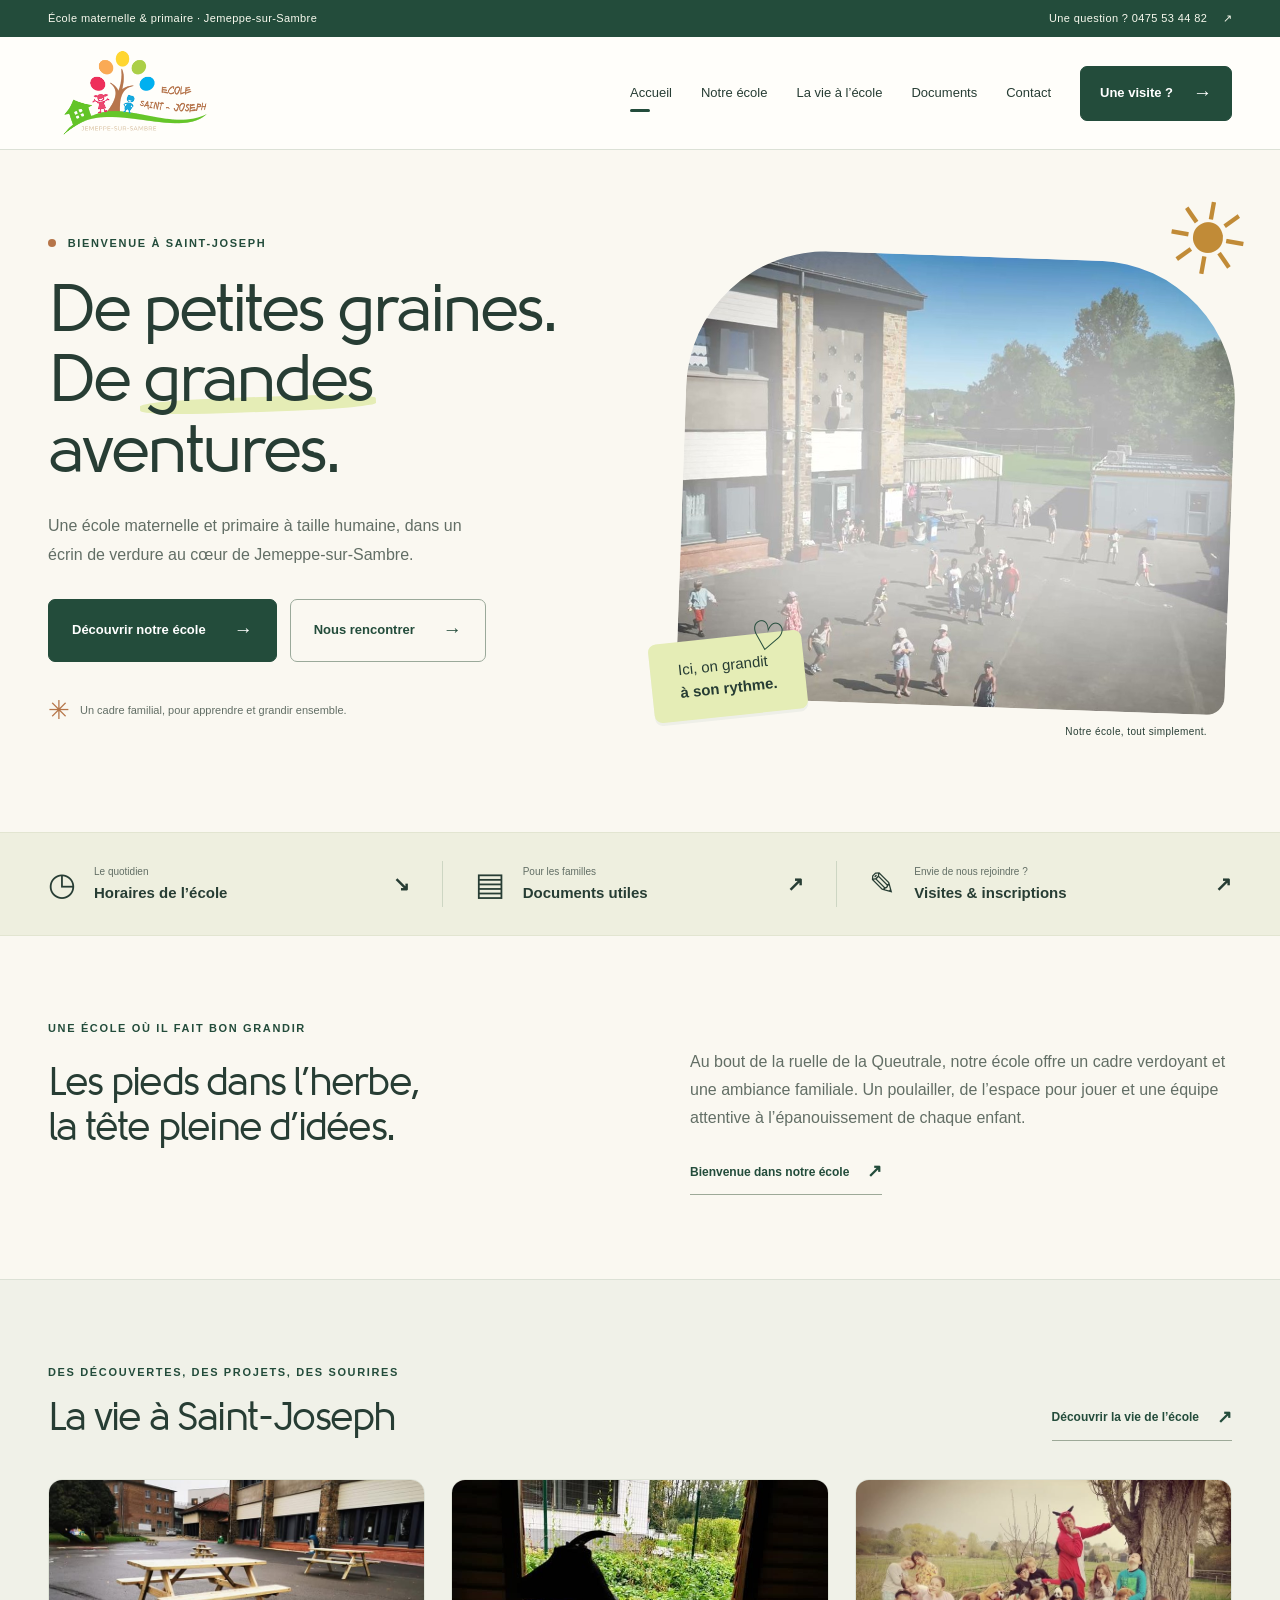
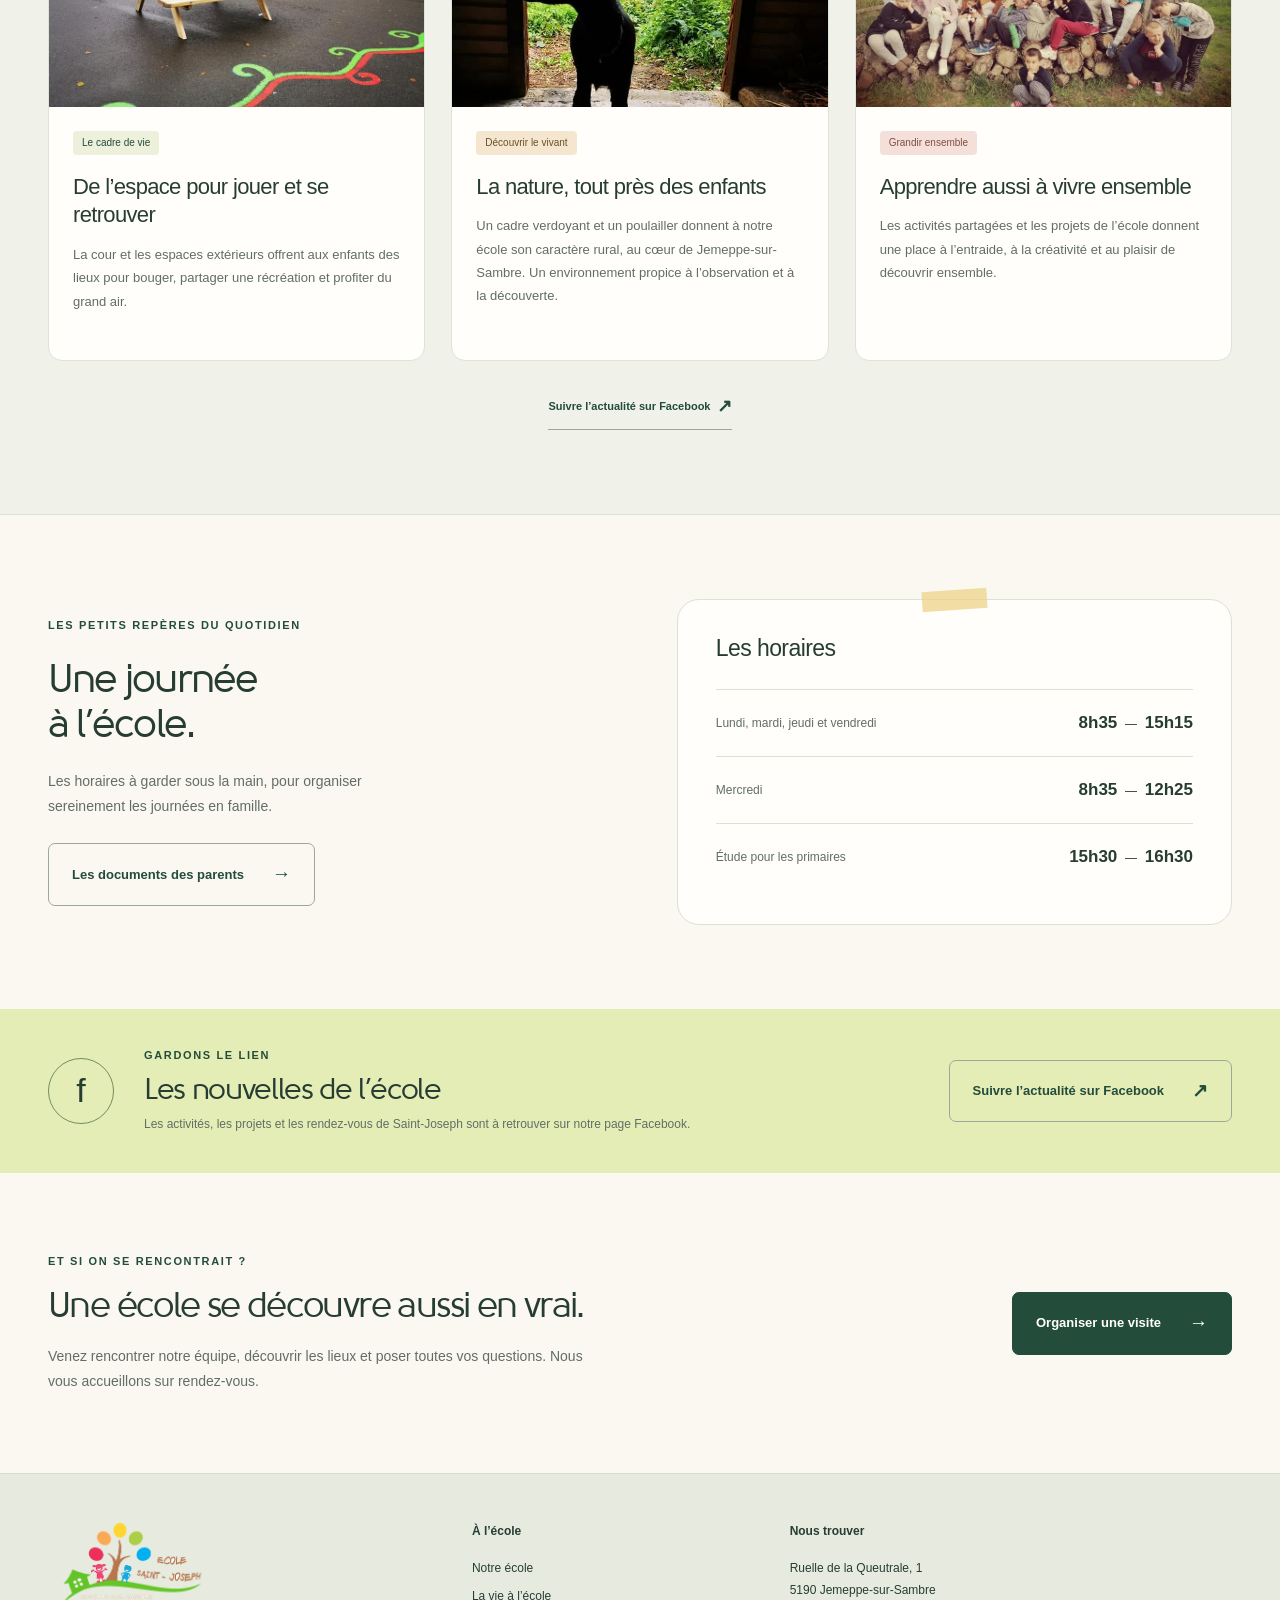
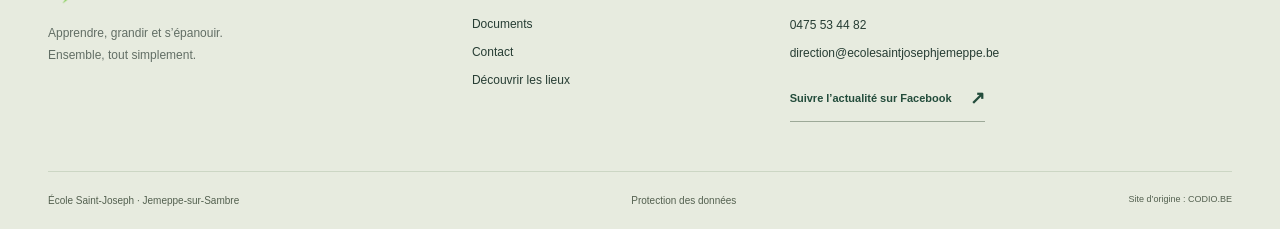
<file: index.html>
<!doctype html>
<html lang="fr"><head><meta charset="utf-8"><meta name="viewport" content="width=device-width, initial-scale=1">
<title>Accueil | École Saint-Joseph · Jemeppe-sur-Sambre</title><meta name="description" content="Découvrez l’école maternelle et primaire Saint-Joseph à Jemeppe-sur-Sambre : notre cadre verdoyant, la vie de l’école, les horaires et les inscriptions.">
<meta name="theme-color" content="#234c3b"><link rel="icon" href="resources/images/logo-esj.png" type="image/png">
<link rel="canonical" href="https://ecolesaintjosephjemeppe.be/">
<link rel="stylesheet" href="resources/css/school.css"><script src="resources/js/school.js" defer></script></head>
<body><a class="skip-link" href="#contenu">Aller au contenu</a>
<div class="topbar"><div class="wrap"><span>École maternelle &amp; primaire · Jemeppe-sur-Sambre</span><a href="tel:+32475534482">Une question ? 0475 53 44 82 <span aria-hidden="true">↗</span></a></div></div>
<header class="site-header"><div class="wrap header-inner"><a class="brand" href="index.html" aria-label="École Saint-Joseph — Accueil"><img src="resources/images/logo-esj.png" alt="École Saint-Joseph, Jemeppe-sur-Sambre" width="1385" height="776"></a>
<button class="menu-toggle" type="button" aria-expanded="false" aria-controls="navigation" hidden>Menu <span aria-hidden="true">☰</span></button>
<nav id="navigation" aria-label="Navigation principale"><a href="index.html" aria-current="page">Accueil</a><a href="Notre-école/index.html">Notre école</a><a href="vie-ecole/index.html">La vie à l’école</a><a href="Documents/index.html">Documents</a><a href="contact/index.html">Contact</a><a class="button " href="contact/index.html">Une visite ? <span aria-hidden="true">→</span></a></nav></div></header>
<main id="contenu"><section class="hero wrap"><div class="hero-copy"><p class="eyebrow"><span class="little-dot"></span> Bienvenue à Saint-Joseph</p><h1>De petites graines.<br>De <em>grandes</em><br>aventures.</h1><p class="lead">Une école maternelle et primaire à taille humaine, dans un écrin de verdure au cœur de Jemeppe-sur-Sambre.</p><div class="actions"><a class="button " href="Notre-école/index.html">Découvrir notre école <span aria-hidden="true">→</span></a><a class="button secondary" href="contact/index.html">Nous rencontrer <span aria-hidden="true">→</span></a></div><div class="hero-note"><span class="note-flower" aria-hidden="true">✳</span> Un cadre familial, pour apprendre et grandir ensemble.</div></div><div class="hero-visual"><span class="sun-doodle" aria-hidden="true">☀</span><figure class="school-picture"><img src="media/actualites/01.jpg" alt="La cour de l’école Saint-Joseph, ses bâtiments et ses espaces verts" width="1200" height="675"><figcaption>Un petit coin de verdure, au cœur de Jemeppe-sur-Sambre.</figcaption></figure><div class="photo-sticker"><span aria-hidden="true">♡</span> Ici, on grandit<br><strong>à son rythme.</strong></div><span class="caption-label">Notre école, tout simplement.</span></div></section>
<section class="quick-strip"><div class="wrap quick-grid"><a href="#horaires"><span class="quick-icon" aria-hidden="true">◷</span><span><small>Le quotidien</small>Horaires de l’école</span><span aria-hidden="true">↘</span></a><a href="Documents/index.html"><span class="quick-icon" aria-hidden="true">▤</span><span><small>Pour les familles</small>Documents utiles</span><span aria-hidden="true">↗</span></a><a href="contact/index.html"><span class="quick-icon" aria-hidden="true">✎</span><span><small>Envie de nous rejoindre ?</small>Visites &amp; inscriptions</span><span aria-hidden="true">↗</span></a></div></section>
<section class="wrap section school-story"><div><p class="eyebrow">Une école où il fait bon grandir</p><h2>Les pieds dans l’herbe,<br>la tête pleine d’idées.</h2></div><div><p>Au bout de la ruelle de la Queutrale, notre école offre un cadre verdoyant et une ambiance familiale. Un poulailler, de l’espace pour jouer et une équipe attentive à l’épanouissement de chaque enfant.</p><a class="text-link" href="Notre-école/index.html">Bienvenue dans notre école <span aria-hidden="true">↗</span></a></div></section>
<section class="news-section"><div class="wrap section"><div class="section-heading"><div><p class="eyebrow">Des découvertes, des projets, des sourires</p><h2>La vie à Saint-Joseph</h2></div><a class="text-link" href="vie-ecole/index.html">Découvrir la vie de l’école <span aria-hidden="true">↗</span></a></div><div class="news-grid"><article class="news-card"><img src="media/actualites/20.jpg" alt="La cour de l’école, ses tables et ses jeux tracés au sol" width="800" height="600" loading="lazy"><div class="news-body"><div class="news-meta"><span class="badge">Le cadre de vie</span></div><h3>De l’espace pour jouer et se retrouver</h3><p>La cour et les espaces extérieurs offrent aux enfants des lieux pour bouger, partager une récréation et profiter du grand air.</p></div></article><article class="news-card"><img src="media/actualites/19.jpg" alt="Une chèvre dans les espaces extérieurs de l’école" width="800" height="600" loading="lazy"><div class="news-body"><div class="news-meta"><span class="badge">Découvrir le vivant</span></div><h3>La nature, tout près des enfants</h3><p>Un cadre verdoyant et un poulailler donnent à notre école son caractère rural, au cœur de Jemeppe-sur-Sambre. Un environnement propice à l’observation et à la découverte.</p></div></article><article class="news-card"><img src="media/actualites/18.jpg" alt="Des enfants et leur enseignante réunis autour d’un arbre dans le cadre d’une activité de l’école" width="800" height="600" loading="lazy"><div class="news-body"><div class="news-meta"><span class="badge">Grandir ensemble</span></div><h3>Apprendre aussi à vivre ensemble</h3><p>Les activités partagées et les projets de l’école donnent une place à l’entraide, à la créativité et au plaisir de découvrir ensemble.</p></div></article></div><p class="section-footnote"><a class="text-link" href="https://www.facebook.com/profile.php?id=61579439886113" target="_blank" rel="noopener noreferrer">Suivre l’actualité sur Facebook <span aria-hidden="true">↗</span><span class="sr-only"> (nouvel onglet)</span></a></p></div></section>
<section class="wrap section practical" id="horaires"><div><p class="eyebrow">Les petits repères du quotidien</p><h2>Une journée<br>à l’école.</h2><p>Les horaires à garder sous la main, pour organiser sereinement les journées en famille.</p><a class="button secondary" href="Documents/index.html">Les documents des parents <span aria-hidden="true">→</span></a></div><div class="hours-panel"><h3>Les horaires</h3><dl class="hours"><div><dt>Lundi, mardi, jeudi et vendredi</dt><dd>8h35 <span>—</span> 15h15</dd></div><div><dt>Mercredi</dt><dd>8h35 <span>—</span> 12h25</dd></div><div><dt>Étude pour les primaires</dt><dd>15h30 <span>—</span> 16h30</dd></div></dl></div></section>
<section class="video-band"><div class="wrap"><span class="play-icon" aria-hidden="true">f</span><div><p class="eyebrow">Gardons le lien</p><h2>Les nouvelles de l’école</h2><p>Les activités, les projets et les rendez-vous de Saint-Joseph sont à retrouver sur notre page Facebook.</p></div><a class="button secondary" href="https://www.facebook.com/profile.php?id=61579439886113" target="_blank" rel="noopener noreferrer">Suivre l’actualité sur Facebook <span aria-hidden="true">↗</span><span class="sr-only"> (nouvel onglet)</span></a></div></section><section class="visit wrap"><div><p class="eyebrow">Et si on se rencontrait ?</p><h2>Une école se découvre aussi en vrai.</h2><p>Venez rencontrer notre équipe, découvrir les lieux et poser toutes vos questions. Nous vous accueillons sur rendez-vous.</p></div><a class="button " href="contact/index.html">Organiser une visite <span aria-hidden="true">→</span></a></section></main>
<footer class="site-footer"><div class="wrap footer-grid"><div><img class="footer-logo" src="resources/images/logo-esj.png" alt="École Saint-Joseph" width="1385" height="776"><p>Apprendre, grandir et s’épanouir.<br>Ensemble, tout simplement.</p></div><div><h2>À l’école</h2><a href="Notre-école/index.html">Notre école</a><a href="vie-ecole/index.html">La vie à l’école</a><a href="Documents/index.html">Documents</a><a href="contact/index.html">Contact</a><a href="gallery/index.html">Découvrir les lieux</a></div><div><h2>Nous trouver</h2><address>Ruelle de la Queutrale, 1<br>5190 Jemeppe-sur-Sambre</address><a href="tel:+32475534482">0475 53 44 82</a><a class="email" href="mailto:direction@ecolesaintjosephjemeppe.be">direction@ecolesaintjosephjemeppe.be</a><a class="text-link" href="https://www.facebook.com/profile.php?id=61579439886113" target="_blank" rel="noopener noreferrer">Suivre l’actualité sur Facebook <span aria-hidden="true">↗</span><span class="sr-only"> (nouvel onglet)</span></a></div></div><div class="wrap footer-bottom"><span>École Saint-Joseph · Jemeppe-sur-Sambre</span><a href="media/88d6d4ab-5ffb-4bee-a71e-d143b9426056" download="Protection-des-donnees.pdf">Protection des données</a><span>Site d’origine : <a href="https://www.codio.be" target="_blank" rel="noopener noreferrer">CODIO.BE</a></span></div></footer>
</body></html>
</file>
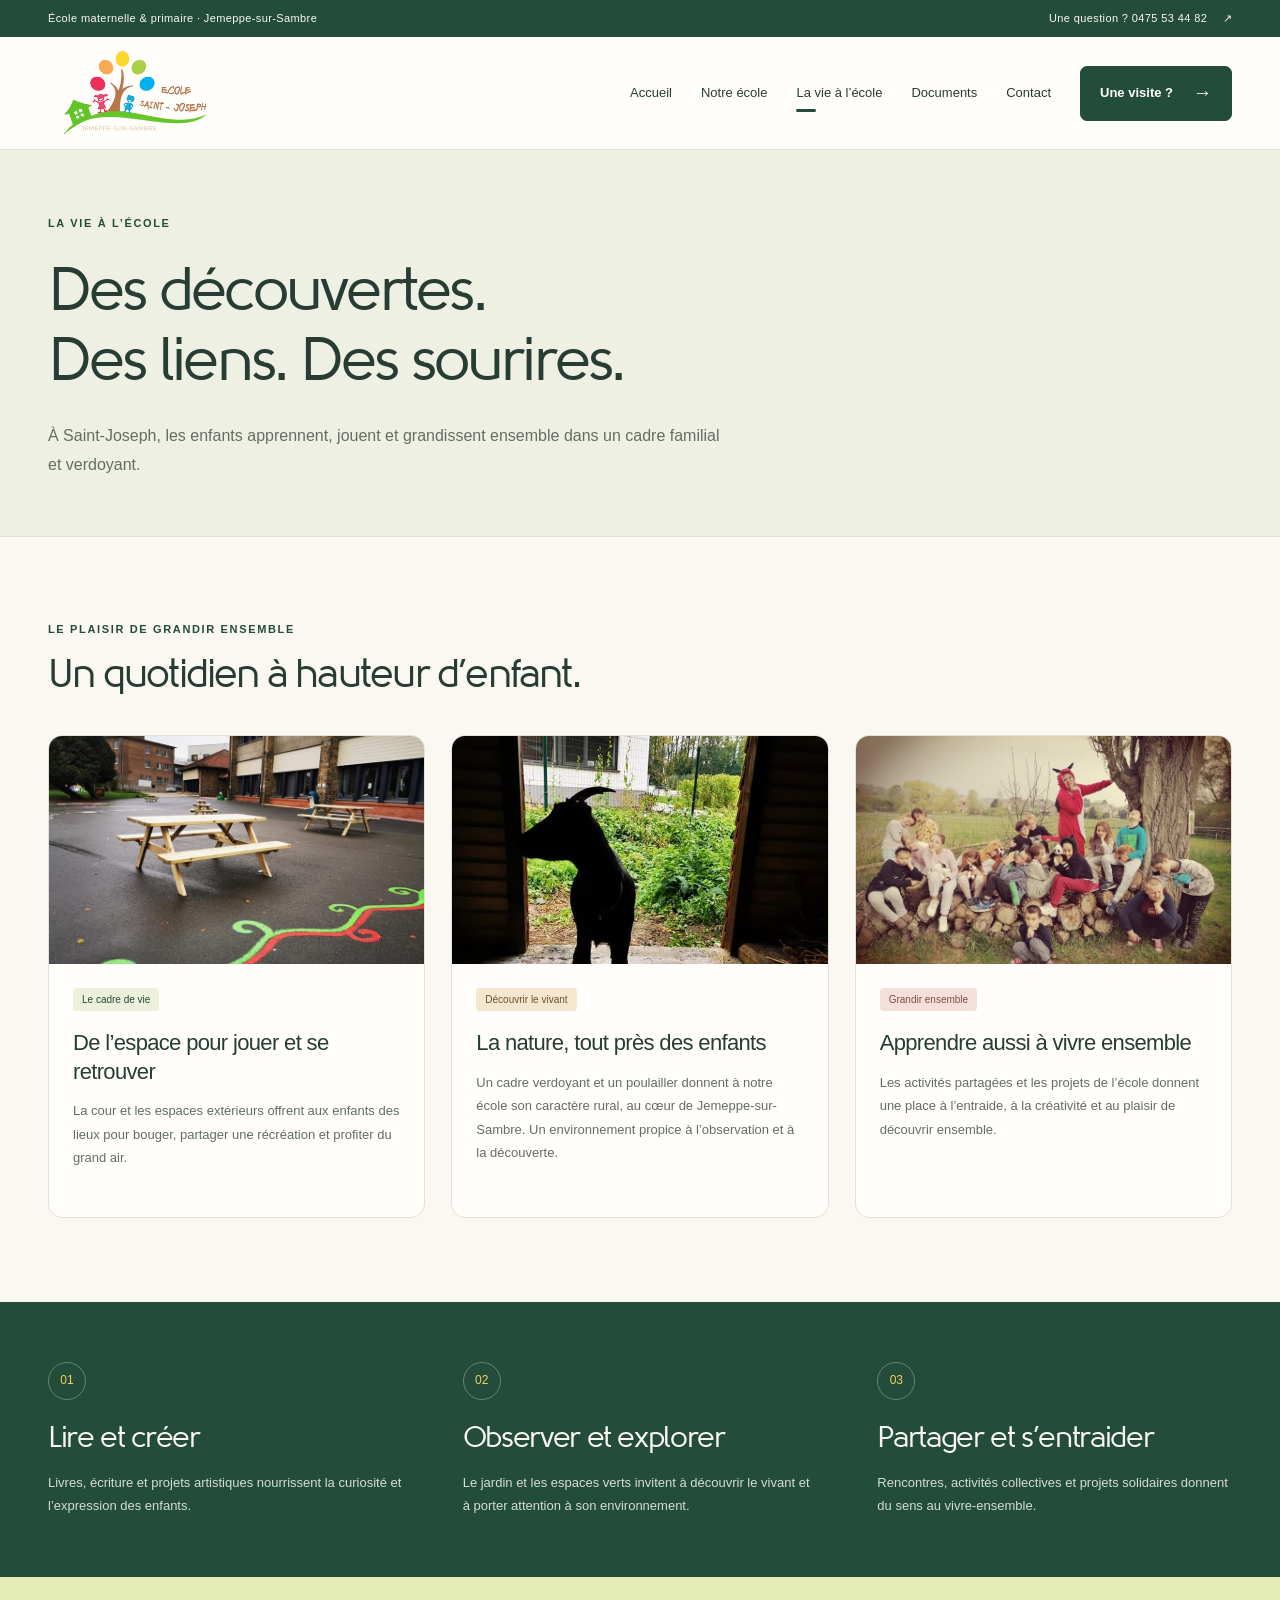
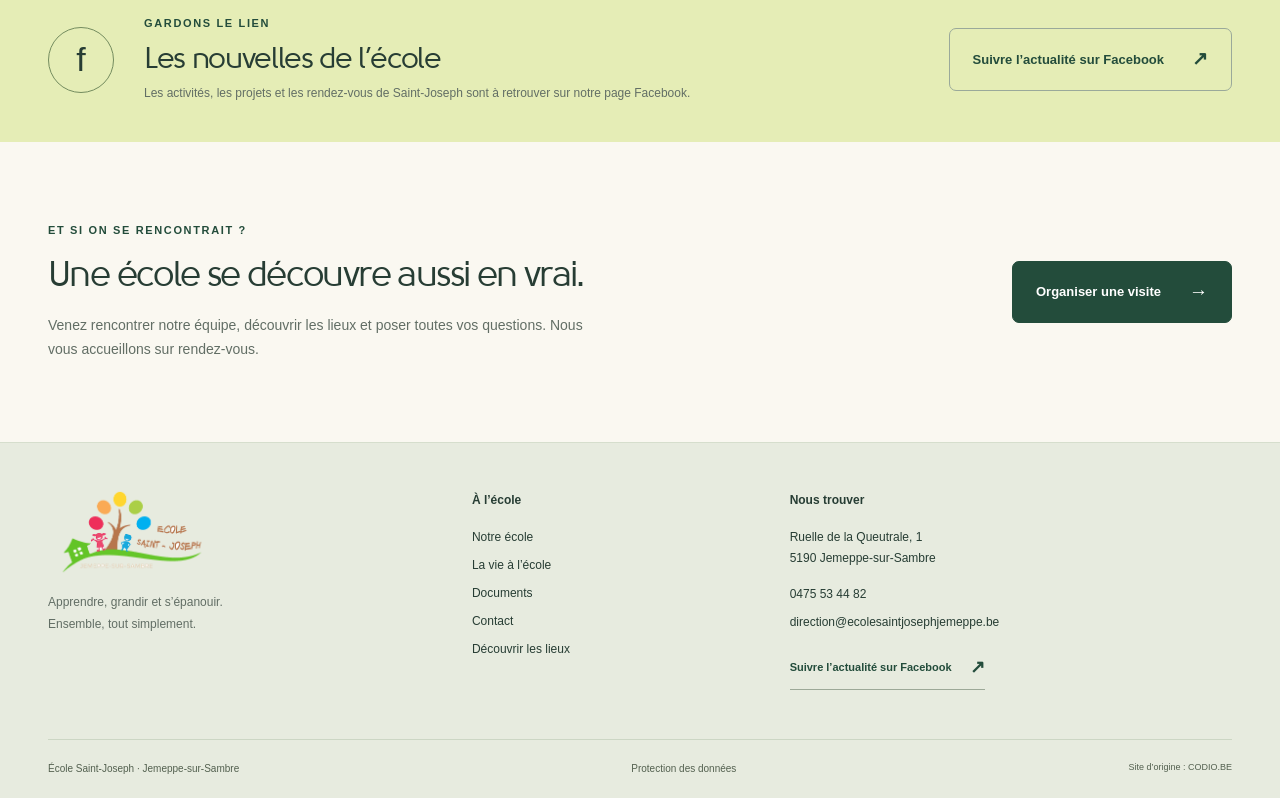
<file: 2023/index.html>
<!doctype html>
<html lang="fr"><head><meta charset="utf-8"><meta name="viewport" content="width=device-width, initial-scale=1">
<title>La vie à l’école | École Saint-Joseph · Jemeppe-sur-Sambre</title><meta name="description" content="Le cadre de vie, les découvertes et les activités partagées des enfants à l’école Saint-Joseph.">
<meta name="theme-color" content="#234c3b"><link rel="icon" href="../resources/images/logo-esj.png" type="image/png">
<link rel="canonical" href="https://ecolesaintjosephjemeppe.be/2023/index.html">
<link rel="stylesheet" href="../resources/css/school.css"><script src="../resources/js/school.js" defer></script></head>
<body><a class="skip-link" href="#contenu">Aller au contenu</a>
<div class="topbar"><div class="wrap"><span>École maternelle &amp; primaire · Jemeppe-sur-Sambre</span><a href="tel:+32475534482">Une question ? 0475 53 44 82 <span aria-hidden="true">↗</span></a></div></div>
<header class="site-header"><div class="wrap header-inner"><a class="brand" href="../index.html" aria-label="École Saint-Joseph — Accueil"><img src="../resources/images/logo-esj.png" alt="École Saint-Joseph, Jemeppe-sur-Sambre" width="1385" height="776"></a>
<button class="menu-toggle" type="button" aria-expanded="false" aria-controls="navigation" hidden>Menu <span aria-hidden="true">☰</span></button>
<nav id="navigation" aria-label="Navigation principale"><a href="../index.html">Accueil</a><a href="../Notre-école/index.html">Notre école</a><a href="../vie-ecole/index.html" aria-current="page">La vie à l’école</a><a href="../Documents/index.html">Documents</a><a href="../contact/index.html">Contact</a><a class="button " href="../contact/index.html">Une visite ? <span aria-hidden="true">→</span></a></nav></div></header>
<main id="contenu"><section class="page-intro"><div class="wrap"><p class="eyebrow">La vie à l’école</p><h1>Des découvertes.<br>Des liens. Des sourires.</h1><p class="lead">À Saint-Joseph, les enfants apprennent, jouent et grandissent ensemble dans un cadre familial et verdoyant.</p></div></section><section class="wrap section"><div class="section-heading"><div><p class="eyebrow">Le plaisir de grandir ensemble</p><h2>Un quotidien à hauteur d’enfant.</h2></div></div><div class="news-grid"><article class="news-card"><img src="../media/actualites/20.jpg" alt="La cour de l’école, ses tables et ses jeux tracés au sol" width="800" height="600" loading="lazy"><div class="news-body"><div class="news-meta"><span class="badge">Le cadre de vie</span></div><h3>De l’espace pour jouer et se retrouver</h3><p>La cour et les espaces extérieurs offrent aux enfants des lieux pour bouger, partager une récréation et profiter du grand air.</p></div></article><article class="news-card"><img src="../media/actualites/19.jpg" alt="Une chèvre dans les espaces extérieurs de l’école" width="800" height="600" loading="lazy"><div class="news-body"><div class="news-meta"><span class="badge">Découvrir le vivant</span></div><h3>La nature, tout près des enfants</h3><p>Un cadre verdoyant et un poulailler donnent à notre école son caractère rural, au cœur de Jemeppe-sur-Sambre. Un environnement propice à l’observation et à la découverte.</p></div></article><article class="news-card"><img src="../media/actualites/18.jpg" alt="Des enfants et leur enseignante réunis autour d’un arbre dans le cadre d’une activité de l’école" width="800" height="600" loading="lazy"><div class="news-body"><div class="news-meta"><span class="badge">Grandir ensemble</span></div><h3>Apprendre aussi à vivre ensemble</h3><p>Les activités partagées et les projets de l’école donnent une place à l’entraide, à la créativité et au plaisir de découvrir ensemble.</p></div></article></div></section><section class="values-band"><div class="wrap values-grid"><div><span class="value-number">01</span><h2>Lire et créer</h2><p>Livres, écriture et projets artistiques nourrissent la curiosité et l’expression des enfants.</p></div><div><span class="value-number">02</span><h2>Observer et explorer</h2><p>Le jardin et les espaces verts invitent à découvrir le vivant et à porter attention à son environnement.</p></div><div><span class="value-number">03</span><h2>Partager et s’entraider</h2><p>Rencontres, activités collectives et projets solidaires donnent du sens au vivre-ensemble.</p></div></div></section><section class="video-band"><div class="wrap"><span class="play-icon" aria-hidden="true">f</span><div><p class="eyebrow">Gardons le lien</p><h2>Les nouvelles de l’école</h2><p>Les activités, les projets et les rendez-vous de Saint-Joseph sont à retrouver sur notre page Facebook.</p></div><a class="button secondary" href="https://www.facebook.com/profile.php?id=61579439886113" target="_blank" rel="noopener noreferrer">Suivre l’actualité sur Facebook <span aria-hidden="true">↗</span><span class="sr-only"> (nouvel onglet)</span></a></div></section><section class="visit wrap"><div><p class="eyebrow">Et si on se rencontrait ?</p><h2>Une école se découvre aussi en vrai.</h2><p>Venez rencontrer notre équipe, découvrir les lieux et poser toutes vos questions. Nous vous accueillons sur rendez-vous.</p></div><a class="button " href="../contact/index.html">Organiser une visite <span aria-hidden="true">→</span></a></section></main>
<footer class="site-footer"><div class="wrap footer-grid"><div><img class="footer-logo" src="../resources/images/logo-esj.png" alt="École Saint-Joseph" width="1385" height="776"><p>Apprendre, grandir et s’épanouir.<br>Ensemble, tout simplement.</p></div><div><h2>À l’école</h2><a href="../Notre-école/index.html">Notre école</a><a href="../vie-ecole/index.html">La vie à l’école</a><a href="../Documents/index.html">Documents</a><a href="../contact/index.html">Contact</a><a href="../gallery/index.html">Découvrir les lieux</a></div><div><h2>Nous trouver</h2><address>Ruelle de la Queutrale, 1<br>5190 Jemeppe-sur-Sambre</address><a href="tel:+32475534482">0475 53 44 82</a><a class="email" href="mailto:direction@ecolesaintjosephjemeppe.be">direction@ecolesaintjosephjemeppe.be</a><a class="text-link" href="https://www.facebook.com/profile.php?id=61579439886113" target="_blank" rel="noopener noreferrer">Suivre l’actualité sur Facebook <span aria-hidden="true">↗</span><span class="sr-only"> (nouvel onglet)</span></a></div></div><div class="wrap footer-bottom"><span>École Saint-Joseph · Jemeppe-sur-Sambre</span><a href="../media/88d6d4ab-5ffb-4bee-a71e-d143b9426056" download="Protection-des-donnees.pdf">Protection des données</a><span>Site d’origine : <a href="https://www.codio.be" target="_blank" rel="noopener noreferrer">CODIO.BE</a></span></div></footer>
</body></html>
</file>
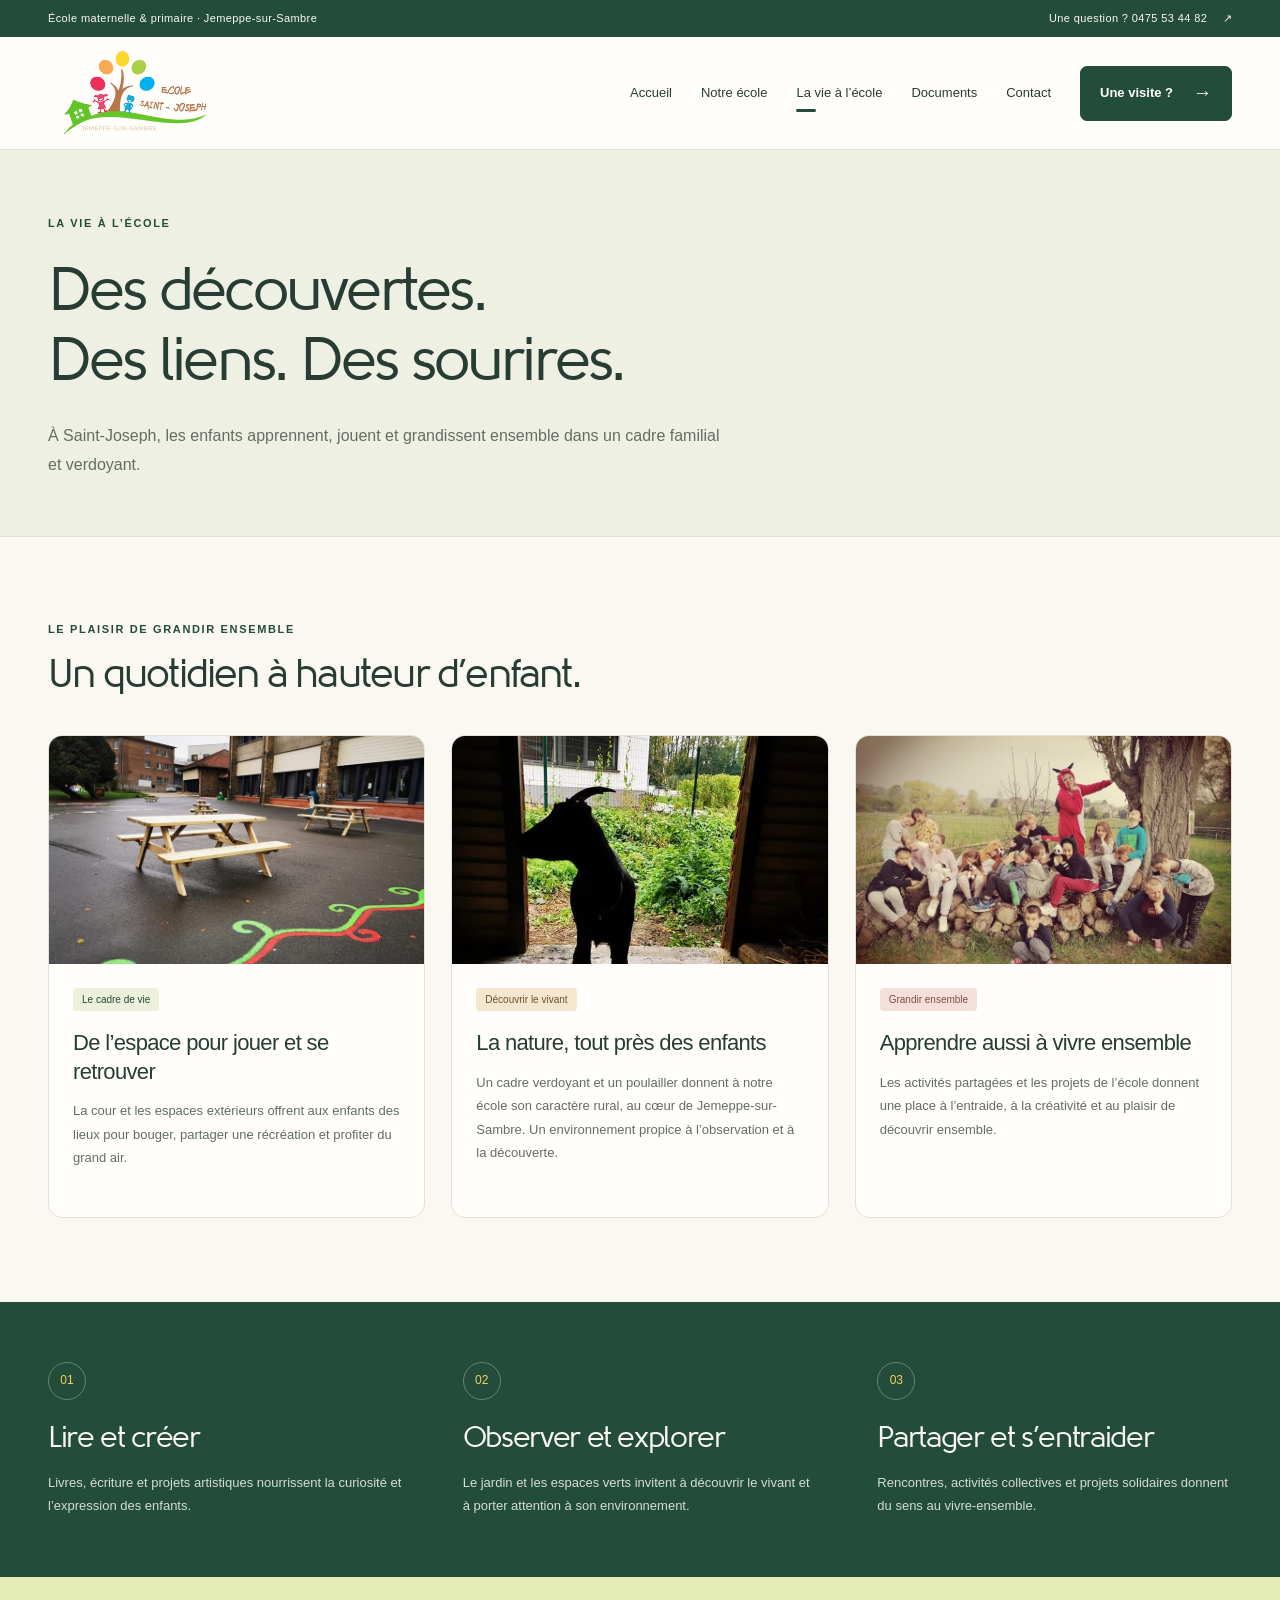
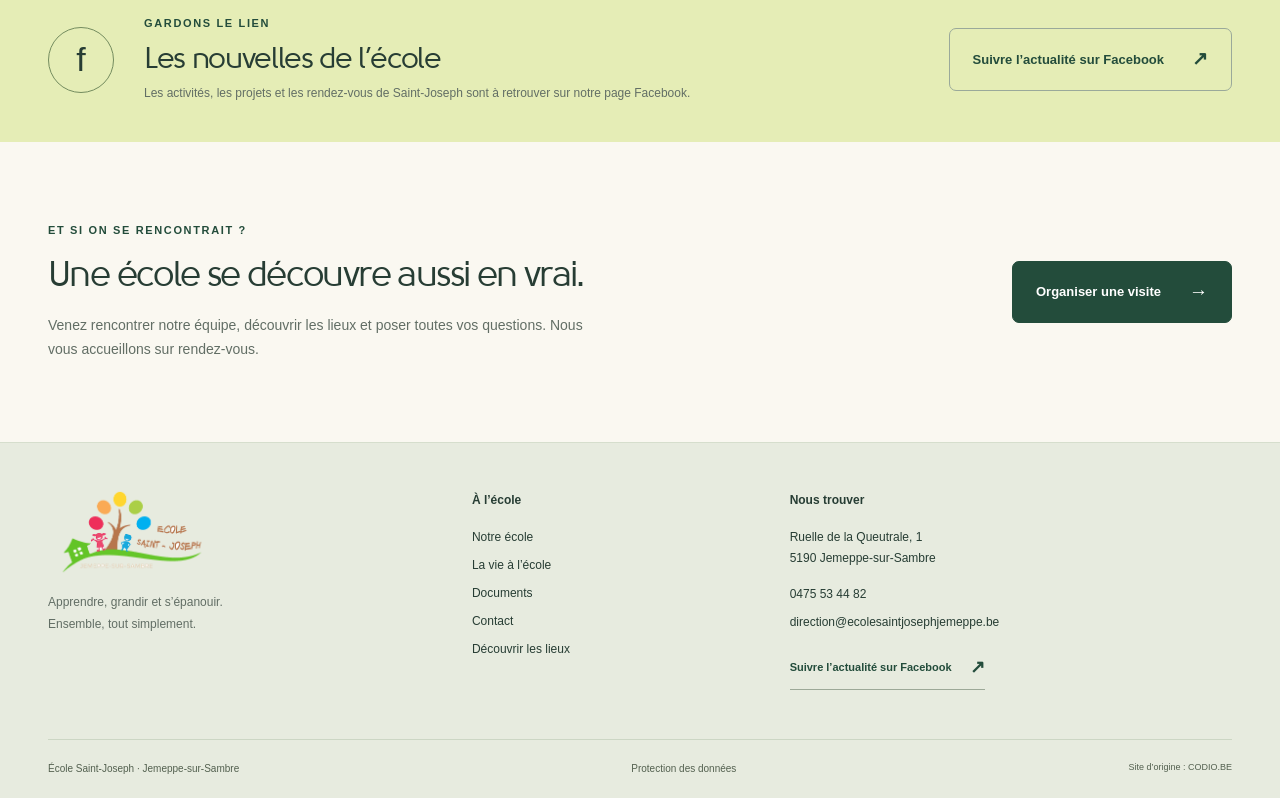
<file: 2024/index.html>
<!doctype html>
<html lang="fr"><head><meta charset="utf-8"><meta name="viewport" content="width=device-width, initial-scale=1">
<title>La vie à l’école | École Saint-Joseph · Jemeppe-sur-Sambre</title><meta name="description" content="Le cadre de vie, les découvertes et les activités partagées des enfants à l’école Saint-Joseph.">
<meta name="theme-color" content="#234c3b"><link rel="icon" href="../resources/images/logo-esj.png" type="image/png">
<link rel="canonical" href="https://ecolesaintjosephjemeppe.be/2024/index.html">
<link rel="stylesheet" href="../resources/css/school.css"><script src="../resources/js/school.js" defer></script></head>
<body><a class="skip-link" href="#contenu">Aller au contenu</a>
<div class="topbar"><div class="wrap"><span>École maternelle &amp; primaire · Jemeppe-sur-Sambre</span><a href="tel:+32475534482">Une question ? 0475 53 44 82 <span aria-hidden="true">↗</span></a></div></div>
<header class="site-header"><div class="wrap header-inner"><a class="brand" href="../index.html" aria-label="École Saint-Joseph — Accueil"><img src="../resources/images/logo-esj.png" alt="École Saint-Joseph, Jemeppe-sur-Sambre" width="1385" height="776"></a>
<button class="menu-toggle" type="button" aria-expanded="false" aria-controls="navigation" hidden>Menu <span aria-hidden="true">☰</span></button>
<nav id="navigation" aria-label="Navigation principale"><a href="../index.html">Accueil</a><a href="../Notre-école/index.html">Notre école</a><a href="../vie-ecole/index.html" aria-current="page">La vie à l’école</a><a href="../Documents/index.html">Documents</a><a href="../contact/index.html">Contact</a><a class="button " href="../contact/index.html">Une visite ? <span aria-hidden="true">→</span></a></nav></div></header>
<main id="contenu"><section class="page-intro"><div class="wrap"><p class="eyebrow">La vie à l’école</p><h1>Des découvertes.<br>Des liens. Des sourires.</h1><p class="lead">À Saint-Joseph, les enfants apprennent, jouent et grandissent ensemble dans un cadre familial et verdoyant.</p></div></section><section class="wrap section"><div class="section-heading"><div><p class="eyebrow">Le plaisir de grandir ensemble</p><h2>Un quotidien à hauteur d’enfant.</h2></div></div><div class="news-grid"><article class="news-card"><img src="../media/actualites/20.jpg" alt="La cour de l’école, ses tables et ses jeux tracés au sol" width="800" height="600" loading="lazy"><div class="news-body"><div class="news-meta"><span class="badge">Le cadre de vie</span></div><h3>De l’espace pour jouer et se retrouver</h3><p>La cour et les espaces extérieurs offrent aux enfants des lieux pour bouger, partager une récréation et profiter du grand air.</p></div></article><article class="news-card"><img src="../media/actualites/19.jpg" alt="Une chèvre dans les espaces extérieurs de l’école" width="800" height="600" loading="lazy"><div class="news-body"><div class="news-meta"><span class="badge">Découvrir le vivant</span></div><h3>La nature, tout près des enfants</h3><p>Un cadre verdoyant et un poulailler donnent à notre école son caractère rural, au cœur de Jemeppe-sur-Sambre. Un environnement propice à l’observation et à la découverte.</p></div></article><article class="news-card"><img src="../media/actualites/18.jpg" alt="Des enfants et leur enseignante réunis autour d’un arbre dans le cadre d’une activité de l’école" width="800" height="600" loading="lazy"><div class="news-body"><div class="news-meta"><span class="badge">Grandir ensemble</span></div><h3>Apprendre aussi à vivre ensemble</h3><p>Les activités partagées et les projets de l’école donnent une place à l’entraide, à la créativité et au plaisir de découvrir ensemble.</p></div></article></div></section><section class="values-band"><div class="wrap values-grid"><div><span class="value-number">01</span><h2>Lire et créer</h2><p>Livres, écriture et projets artistiques nourrissent la curiosité et l’expression des enfants.</p></div><div><span class="value-number">02</span><h2>Observer et explorer</h2><p>Le jardin et les espaces verts invitent à découvrir le vivant et à porter attention à son environnement.</p></div><div><span class="value-number">03</span><h2>Partager et s’entraider</h2><p>Rencontres, activités collectives et projets solidaires donnent du sens au vivre-ensemble.</p></div></div></section><section class="video-band"><div class="wrap"><span class="play-icon" aria-hidden="true">f</span><div><p class="eyebrow">Gardons le lien</p><h2>Les nouvelles de l’école</h2><p>Les activités, les projets et les rendez-vous de Saint-Joseph sont à retrouver sur notre page Facebook.</p></div><a class="button secondary" href="https://www.facebook.com/profile.php?id=61579439886113" target="_blank" rel="noopener noreferrer">Suivre l’actualité sur Facebook <span aria-hidden="true">↗</span><span class="sr-only"> (nouvel onglet)</span></a></div></section><section class="visit wrap"><div><p class="eyebrow">Et si on se rencontrait ?</p><h2>Une école se découvre aussi en vrai.</h2><p>Venez rencontrer notre équipe, découvrir les lieux et poser toutes vos questions. Nous vous accueillons sur rendez-vous.</p></div><a class="button " href="../contact/index.html">Organiser une visite <span aria-hidden="true">→</span></a></section></main>
<footer class="site-footer"><div class="wrap footer-grid"><div><img class="footer-logo" src="../resources/images/logo-esj.png" alt="École Saint-Joseph" width="1385" height="776"><p>Apprendre, grandir et s’épanouir.<br>Ensemble, tout simplement.</p></div><div><h2>À l’école</h2><a href="../Notre-école/index.html">Notre école</a><a href="../vie-ecole/index.html">La vie à l’école</a><a href="../Documents/index.html">Documents</a><a href="../contact/index.html">Contact</a><a href="../gallery/index.html">Découvrir les lieux</a></div><div><h2>Nous trouver</h2><address>Ruelle de la Queutrale, 1<br>5190 Jemeppe-sur-Sambre</address><a href="tel:+32475534482">0475 53 44 82</a><a class="email" href="mailto:direction@ecolesaintjosephjemeppe.be">direction@ecolesaintjosephjemeppe.be</a><a class="text-link" href="https://www.facebook.com/profile.php?id=61579439886113" target="_blank" rel="noopener noreferrer">Suivre l’actualité sur Facebook <span aria-hidden="true">↗</span><span class="sr-only"> (nouvel onglet)</span></a></div></div><div class="wrap footer-bottom"><span>École Saint-Joseph · Jemeppe-sur-Sambre</span><a href="../media/88d6d4ab-5ffb-4bee-a71e-d143b9426056" download="Protection-des-donnees.pdf">Protection des données</a><span>Site d’origine : <a href="https://www.codio.be" target="_blank" rel="noopener noreferrer">CODIO.BE</a></span></div></footer>
</body></html>
</file>
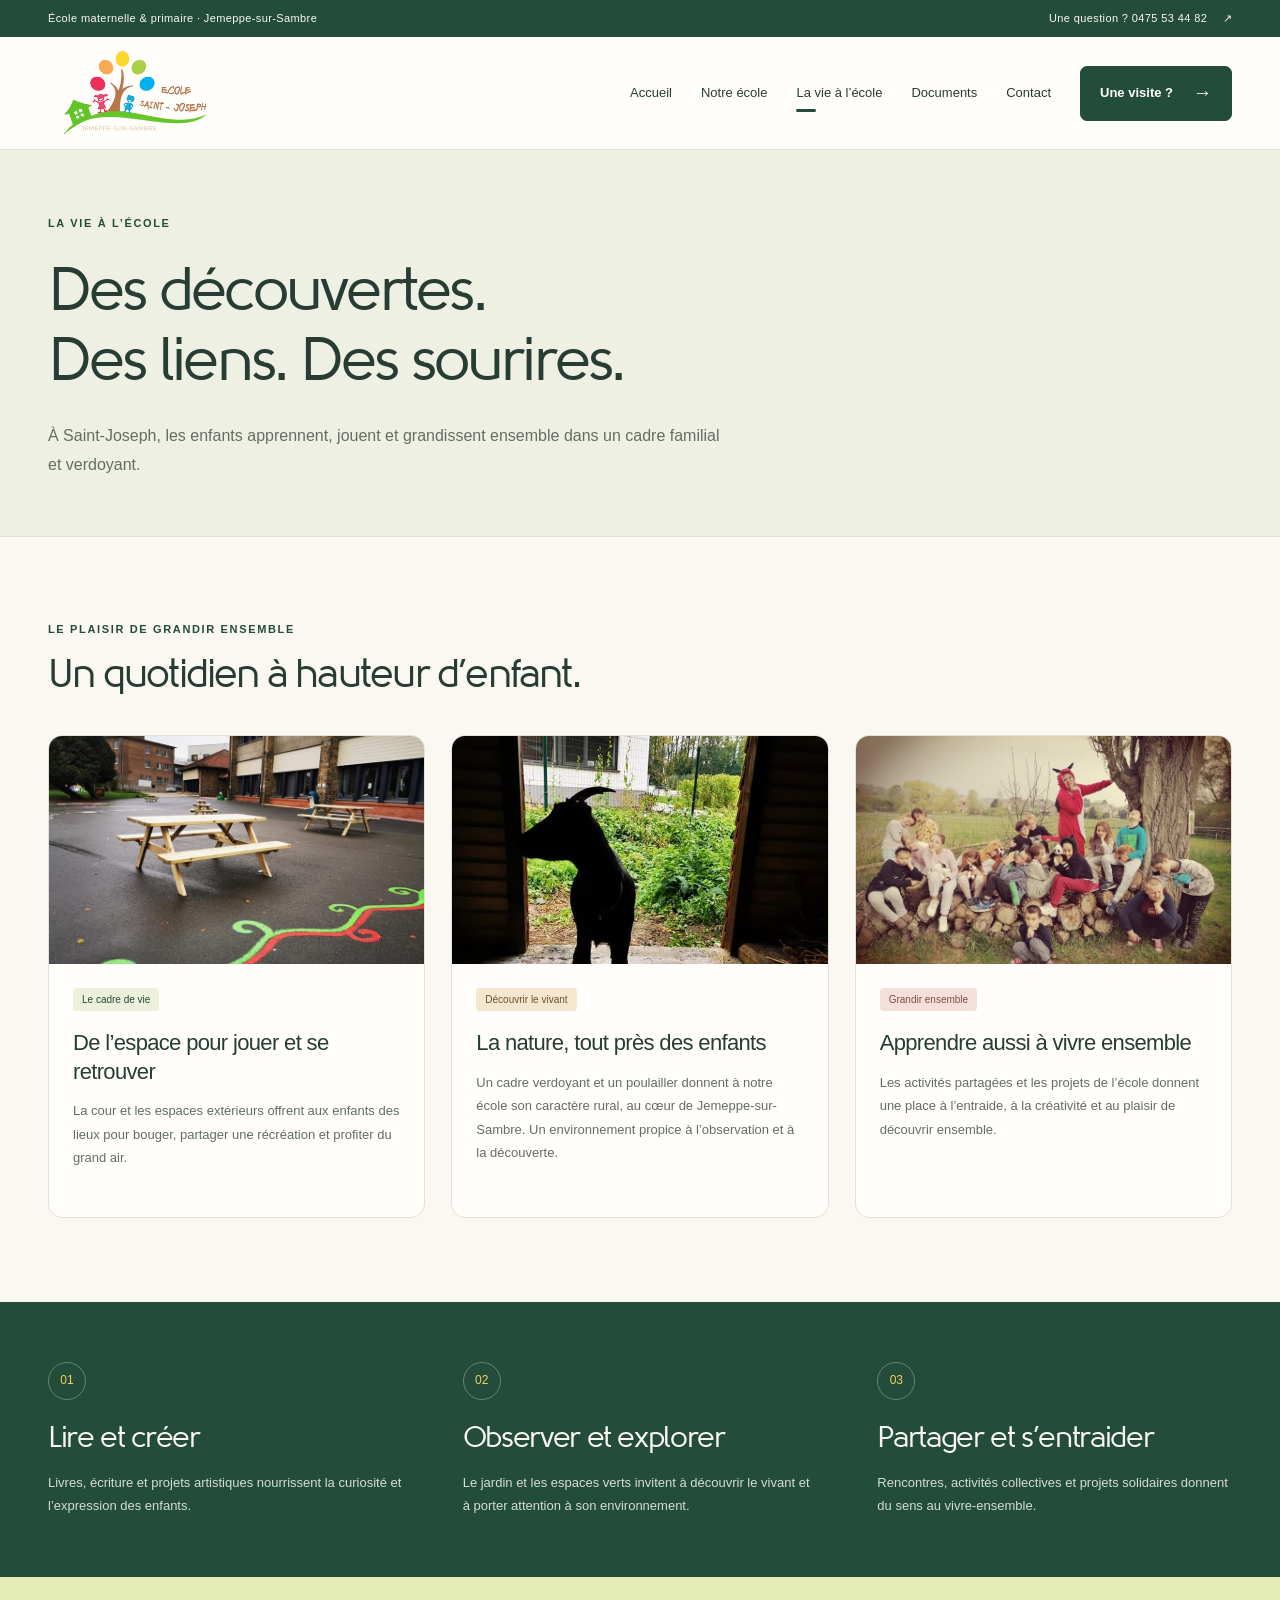
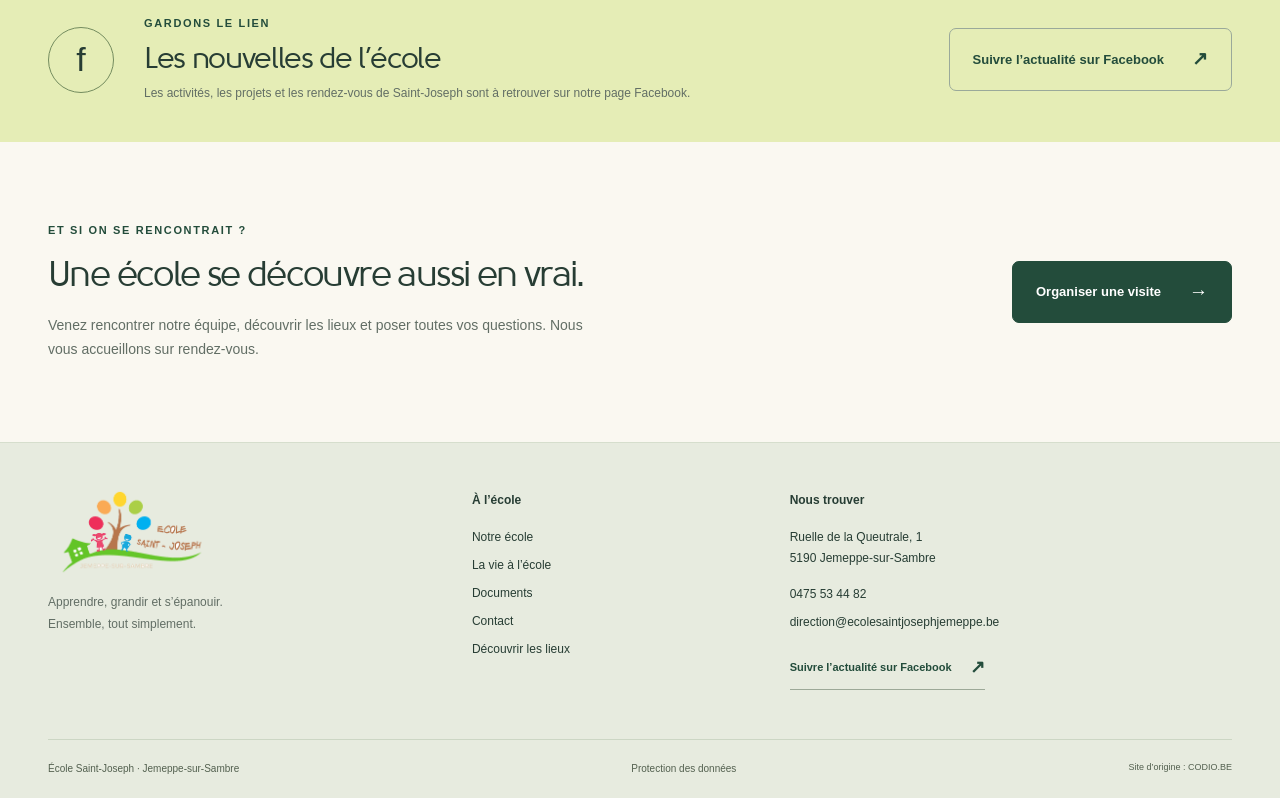
<file: 2025/index.html>
<!doctype html>
<html lang="fr"><head><meta charset="utf-8"><meta name="viewport" content="width=device-width, initial-scale=1">
<title>La vie à l’école | École Saint-Joseph · Jemeppe-sur-Sambre</title><meta name="description" content="Le cadre de vie, les découvertes et les activités partagées des enfants à l’école Saint-Joseph.">
<meta name="theme-color" content="#234c3b"><link rel="icon" href="../resources/images/logo-esj.png" type="image/png">
<link rel="canonical" href="https://ecolesaintjosephjemeppe.be/2025/index.html">
<link rel="stylesheet" href="../resources/css/school.css"><script src="../resources/js/school.js" defer></script></head>
<body><a class="skip-link" href="#contenu">Aller au contenu</a>
<div class="topbar"><div class="wrap"><span>École maternelle &amp; primaire · Jemeppe-sur-Sambre</span><a href="tel:+32475534482">Une question ? 0475 53 44 82 <span aria-hidden="true">↗</span></a></div></div>
<header class="site-header"><div class="wrap header-inner"><a class="brand" href="../index.html" aria-label="École Saint-Joseph — Accueil"><img src="../resources/images/logo-esj.png" alt="École Saint-Joseph, Jemeppe-sur-Sambre" width="1385" height="776"></a>
<button class="menu-toggle" type="button" aria-expanded="false" aria-controls="navigation" hidden>Menu <span aria-hidden="true">☰</span></button>
<nav id="navigation" aria-label="Navigation principale"><a href="../index.html">Accueil</a><a href="../Notre-école/index.html">Notre école</a><a href="../vie-ecole/index.html" aria-current="page">La vie à l’école</a><a href="../Documents/index.html">Documents</a><a href="../contact/index.html">Contact</a><a class="button " href="../contact/index.html">Une visite ? <span aria-hidden="true">→</span></a></nav></div></header>
<main id="contenu"><section class="page-intro"><div class="wrap"><p class="eyebrow">La vie à l’école</p><h1>Des découvertes.<br>Des liens. Des sourires.</h1><p class="lead">À Saint-Joseph, les enfants apprennent, jouent et grandissent ensemble dans un cadre familial et verdoyant.</p></div></section><section class="wrap section"><div class="section-heading"><div><p class="eyebrow">Le plaisir de grandir ensemble</p><h2>Un quotidien à hauteur d’enfant.</h2></div></div><div class="news-grid"><article class="news-card"><img src="../media/actualites/20.jpg" alt="La cour de l’école, ses tables et ses jeux tracés au sol" width="800" height="600" loading="lazy"><div class="news-body"><div class="news-meta"><span class="badge">Le cadre de vie</span></div><h3>De l’espace pour jouer et se retrouver</h3><p>La cour et les espaces extérieurs offrent aux enfants des lieux pour bouger, partager une récréation et profiter du grand air.</p></div></article><article class="news-card"><img src="../media/actualites/19.jpg" alt="Une chèvre dans les espaces extérieurs de l’école" width="800" height="600" loading="lazy"><div class="news-body"><div class="news-meta"><span class="badge">Découvrir le vivant</span></div><h3>La nature, tout près des enfants</h3><p>Un cadre verdoyant et un poulailler donnent à notre école son caractère rural, au cœur de Jemeppe-sur-Sambre. Un environnement propice à l’observation et à la découverte.</p></div></article><article class="news-card"><img src="../media/actualites/18.jpg" alt="Des enfants et leur enseignante réunis autour d’un arbre dans le cadre d’une activité de l’école" width="800" height="600" loading="lazy"><div class="news-body"><div class="news-meta"><span class="badge">Grandir ensemble</span></div><h3>Apprendre aussi à vivre ensemble</h3><p>Les activités partagées et les projets de l’école donnent une place à l’entraide, à la créativité et au plaisir de découvrir ensemble.</p></div></article></div></section><section class="values-band"><div class="wrap values-grid"><div><span class="value-number">01</span><h2>Lire et créer</h2><p>Livres, écriture et projets artistiques nourrissent la curiosité et l’expression des enfants.</p></div><div><span class="value-number">02</span><h2>Observer et explorer</h2><p>Le jardin et les espaces verts invitent à découvrir le vivant et à porter attention à son environnement.</p></div><div><span class="value-number">03</span><h2>Partager et s’entraider</h2><p>Rencontres, activités collectives et projets solidaires donnent du sens au vivre-ensemble.</p></div></div></section><section class="video-band"><div class="wrap"><span class="play-icon" aria-hidden="true">f</span><div><p class="eyebrow">Gardons le lien</p><h2>Les nouvelles de l’école</h2><p>Les activités, les projets et les rendez-vous de Saint-Joseph sont à retrouver sur notre page Facebook.</p></div><a class="button secondary" href="https://www.facebook.com/profile.php?id=61579439886113" target="_blank" rel="noopener noreferrer">Suivre l’actualité sur Facebook <span aria-hidden="true">↗</span><span class="sr-only"> (nouvel onglet)</span></a></div></section><section class="visit wrap"><div><p class="eyebrow">Et si on se rencontrait ?</p><h2>Une école se découvre aussi en vrai.</h2><p>Venez rencontrer notre équipe, découvrir les lieux et poser toutes vos questions. Nous vous accueillons sur rendez-vous.</p></div><a class="button " href="../contact/index.html">Organiser une visite <span aria-hidden="true">→</span></a></section></main>
<footer class="site-footer"><div class="wrap footer-grid"><div><img class="footer-logo" src="../resources/images/logo-esj.png" alt="École Saint-Joseph" width="1385" height="776"><p>Apprendre, grandir et s’épanouir.<br>Ensemble, tout simplement.</p></div><div><h2>À l’école</h2><a href="../Notre-école/index.html">Notre école</a><a href="../vie-ecole/index.html">La vie à l’école</a><a href="../Documents/index.html">Documents</a><a href="../contact/index.html">Contact</a><a href="../gallery/index.html">Découvrir les lieux</a></div><div><h2>Nous trouver</h2><address>Ruelle de la Queutrale, 1<br>5190 Jemeppe-sur-Sambre</address><a href="tel:+32475534482">0475 53 44 82</a><a class="email" href="mailto:direction@ecolesaintjosephjemeppe.be">direction@ecolesaintjosephjemeppe.be</a><a class="text-link" href="https://www.facebook.com/profile.php?id=61579439886113" target="_blank" rel="noopener noreferrer">Suivre l’actualité sur Facebook <span aria-hidden="true">↗</span><span class="sr-only"> (nouvel onglet)</span></a></div></div><div class="wrap footer-bottom"><span>École Saint-Joseph · Jemeppe-sur-Sambre</span><a href="../media/88d6d4ab-5ffb-4bee-a71e-d143b9426056" download="Protection-des-donnees.pdf">Protection des données</a><span>Site d’origine : <a href="https://www.codio.be" target="_blank" rel="noopener noreferrer">CODIO.BE</a></span></div></footer>
</body></html>
</file>
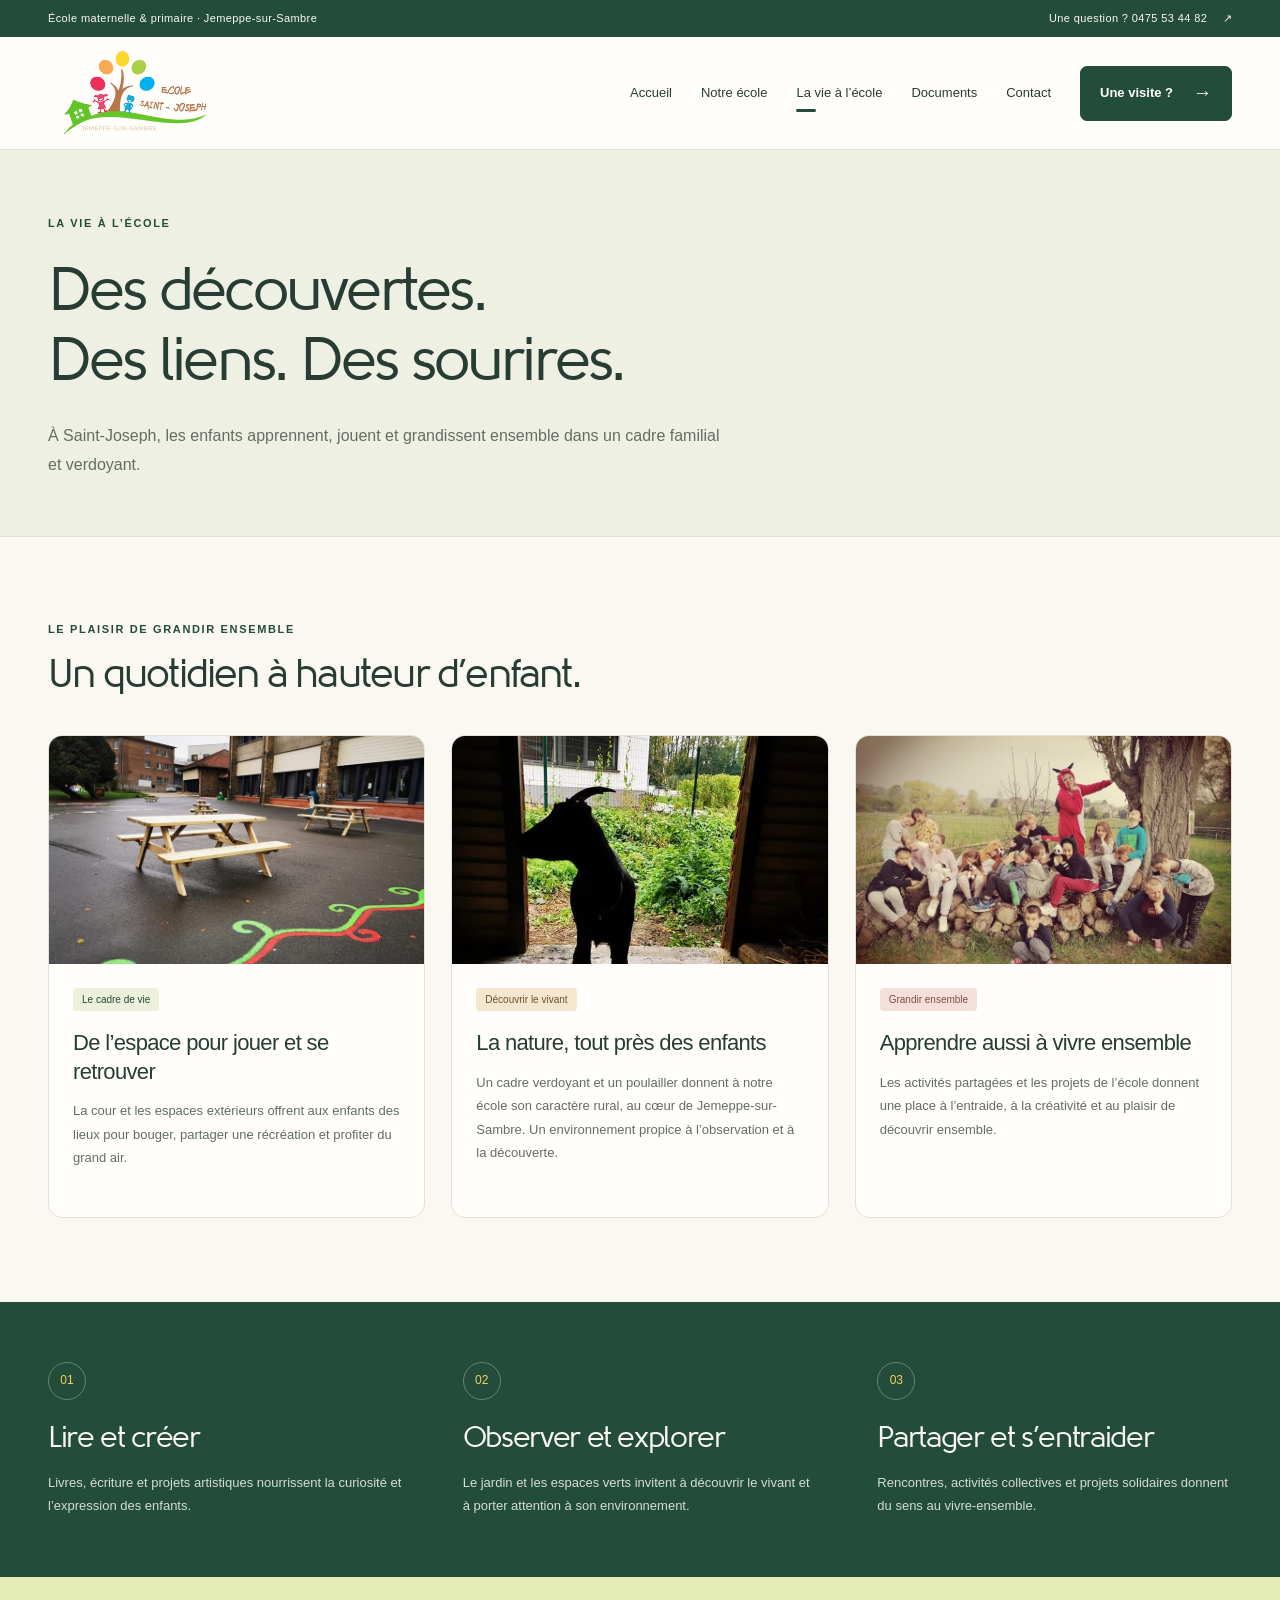
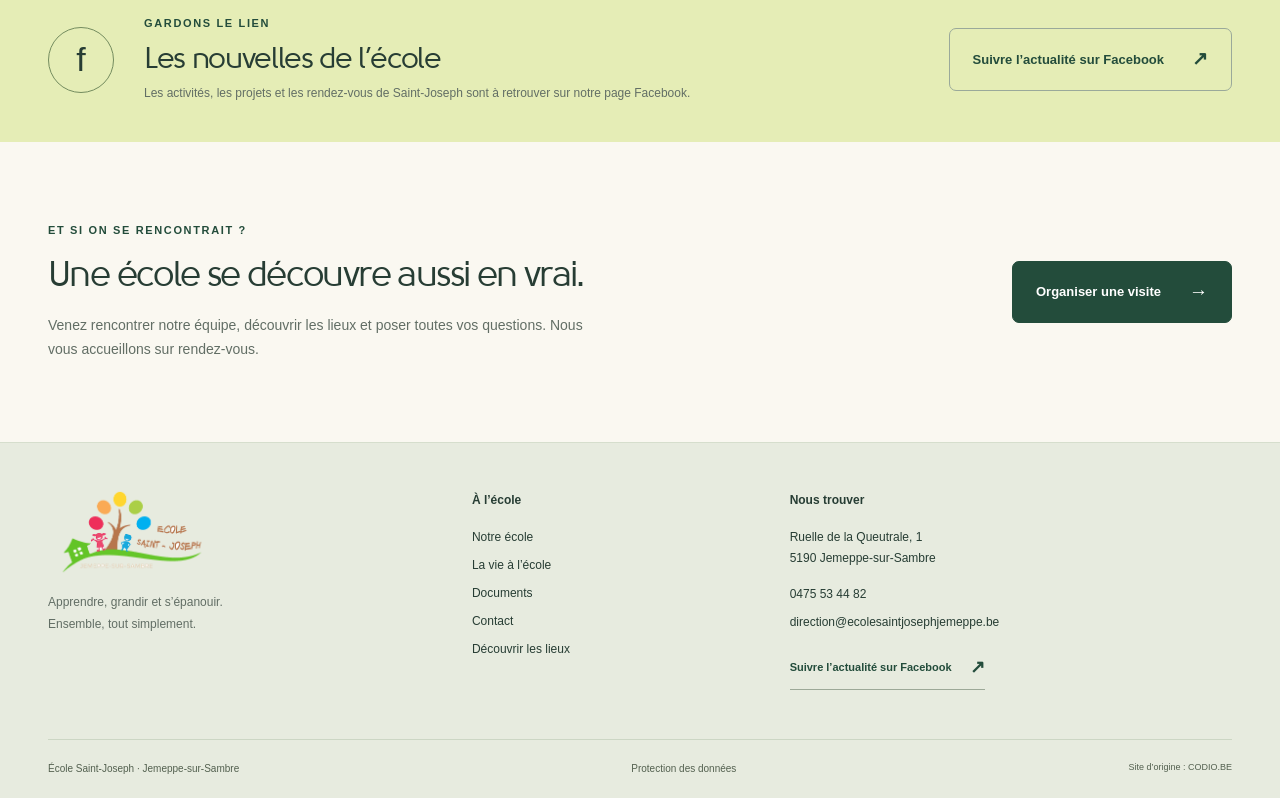
<file: 2026/index.html>
<!doctype html>
<html lang="fr"><head><meta charset="utf-8"><meta name="viewport" content="width=device-width, initial-scale=1">
<title>La vie à l’école | École Saint-Joseph · Jemeppe-sur-Sambre</title><meta name="description" content="Le cadre de vie, les découvertes et les activités partagées des enfants à l’école Saint-Joseph.">
<meta name="theme-color" content="#234c3b"><link rel="icon" href="../resources/images/logo-esj.png" type="image/png">
<link rel="canonical" href="https://ecolesaintjosephjemeppe.be/2026/index.html">
<link rel="stylesheet" href="../resources/css/school.css"><script src="../resources/js/school.js" defer></script></head>
<body><a class="skip-link" href="#contenu">Aller au contenu</a>
<div class="topbar"><div class="wrap"><span>École maternelle &amp; primaire · Jemeppe-sur-Sambre</span><a href="tel:+32475534482">Une question ? 0475 53 44 82 <span aria-hidden="true">↗</span></a></div></div>
<header class="site-header"><div class="wrap header-inner"><a class="brand" href="../index.html" aria-label="École Saint-Joseph — Accueil"><img src="../resources/images/logo-esj.png" alt="École Saint-Joseph, Jemeppe-sur-Sambre" width="1385" height="776"></a>
<button class="menu-toggle" type="button" aria-expanded="false" aria-controls="navigation" hidden>Menu <span aria-hidden="true">☰</span></button>
<nav id="navigation" aria-label="Navigation principale"><a href="../index.html">Accueil</a><a href="../Notre-école/index.html">Notre école</a><a href="../vie-ecole/index.html" aria-current="page">La vie à l’école</a><a href="../Documents/index.html">Documents</a><a href="../contact/index.html">Contact</a><a class="button " href="../contact/index.html">Une visite ? <span aria-hidden="true">→</span></a></nav></div></header>
<main id="contenu"><section class="page-intro"><div class="wrap"><p class="eyebrow">La vie à l’école</p><h1>Des découvertes.<br>Des liens. Des sourires.</h1><p class="lead">À Saint-Joseph, les enfants apprennent, jouent et grandissent ensemble dans un cadre familial et verdoyant.</p></div></section><section class="wrap section"><div class="section-heading"><div><p class="eyebrow">Le plaisir de grandir ensemble</p><h2>Un quotidien à hauteur d’enfant.</h2></div></div><div class="news-grid"><article class="news-card"><img src="../media/actualites/20.jpg" alt="La cour de l’école, ses tables et ses jeux tracés au sol" width="800" height="600" loading="lazy"><div class="news-body"><div class="news-meta"><span class="badge">Le cadre de vie</span></div><h3>De l’espace pour jouer et se retrouver</h3><p>La cour et les espaces extérieurs offrent aux enfants des lieux pour bouger, partager une récréation et profiter du grand air.</p></div></article><article class="news-card"><img src="../media/actualites/19.jpg" alt="Une chèvre dans les espaces extérieurs de l’école" width="800" height="600" loading="lazy"><div class="news-body"><div class="news-meta"><span class="badge">Découvrir le vivant</span></div><h3>La nature, tout près des enfants</h3><p>Un cadre verdoyant et un poulailler donnent à notre école son caractère rural, au cœur de Jemeppe-sur-Sambre. Un environnement propice à l’observation et à la découverte.</p></div></article><article class="news-card"><img src="../media/actualites/18.jpg" alt="Des enfants et leur enseignante réunis autour d’un arbre dans le cadre d’une activité de l’école" width="800" height="600" loading="lazy"><div class="news-body"><div class="news-meta"><span class="badge">Grandir ensemble</span></div><h3>Apprendre aussi à vivre ensemble</h3><p>Les activités partagées et les projets de l’école donnent une place à l’entraide, à la créativité et au plaisir de découvrir ensemble.</p></div></article></div></section><section class="values-band"><div class="wrap values-grid"><div><span class="value-number">01</span><h2>Lire et créer</h2><p>Livres, écriture et projets artistiques nourrissent la curiosité et l’expression des enfants.</p></div><div><span class="value-number">02</span><h2>Observer et explorer</h2><p>Le jardin et les espaces verts invitent à découvrir le vivant et à porter attention à son environnement.</p></div><div><span class="value-number">03</span><h2>Partager et s’entraider</h2><p>Rencontres, activités collectives et projets solidaires donnent du sens au vivre-ensemble.</p></div></div></section><section class="video-band"><div class="wrap"><span class="play-icon" aria-hidden="true">f</span><div><p class="eyebrow">Gardons le lien</p><h2>Les nouvelles de l’école</h2><p>Les activités, les projets et les rendez-vous de Saint-Joseph sont à retrouver sur notre page Facebook.</p></div><a class="button secondary" href="https://www.facebook.com/profile.php?id=61579439886113" target="_blank" rel="noopener noreferrer">Suivre l’actualité sur Facebook <span aria-hidden="true">↗</span><span class="sr-only"> (nouvel onglet)</span></a></div></section><section class="visit wrap"><div><p class="eyebrow">Et si on se rencontrait ?</p><h2>Une école se découvre aussi en vrai.</h2><p>Venez rencontrer notre équipe, découvrir les lieux et poser toutes vos questions. Nous vous accueillons sur rendez-vous.</p></div><a class="button " href="../contact/index.html">Organiser une visite <span aria-hidden="true">→</span></a></section></main>
<footer class="site-footer"><div class="wrap footer-grid"><div><img class="footer-logo" src="../resources/images/logo-esj.png" alt="École Saint-Joseph" width="1385" height="776"><p>Apprendre, grandir et s’épanouir.<br>Ensemble, tout simplement.</p></div><div><h2>À l’école</h2><a href="../Notre-école/index.html">Notre école</a><a href="../vie-ecole/index.html">La vie à l’école</a><a href="../Documents/index.html">Documents</a><a href="../contact/index.html">Contact</a><a href="../gallery/index.html">Découvrir les lieux</a></div><div><h2>Nous trouver</h2><address>Ruelle de la Queutrale, 1<br>5190 Jemeppe-sur-Sambre</address><a href="tel:+32475534482">0475 53 44 82</a><a class="email" href="mailto:direction@ecolesaintjosephjemeppe.be">direction@ecolesaintjosephjemeppe.be</a><a class="text-link" href="https://www.facebook.com/profile.php?id=61579439886113" target="_blank" rel="noopener noreferrer">Suivre l’actualité sur Facebook <span aria-hidden="true">↗</span><span class="sr-only"> (nouvel onglet)</span></a></div></div><div class="wrap footer-bottom"><span>École Saint-Joseph · Jemeppe-sur-Sambre</span><a href="../media/88d6d4ab-5ffb-4bee-a71e-d143b9426056" download="Protection-des-donnees.pdf">Protection des données</a><span>Site d’origine : <a href="https://www.codio.be" target="_blank" rel="noopener noreferrer">CODIO.BE</a></span></div></footer>
</body></html>
</file>
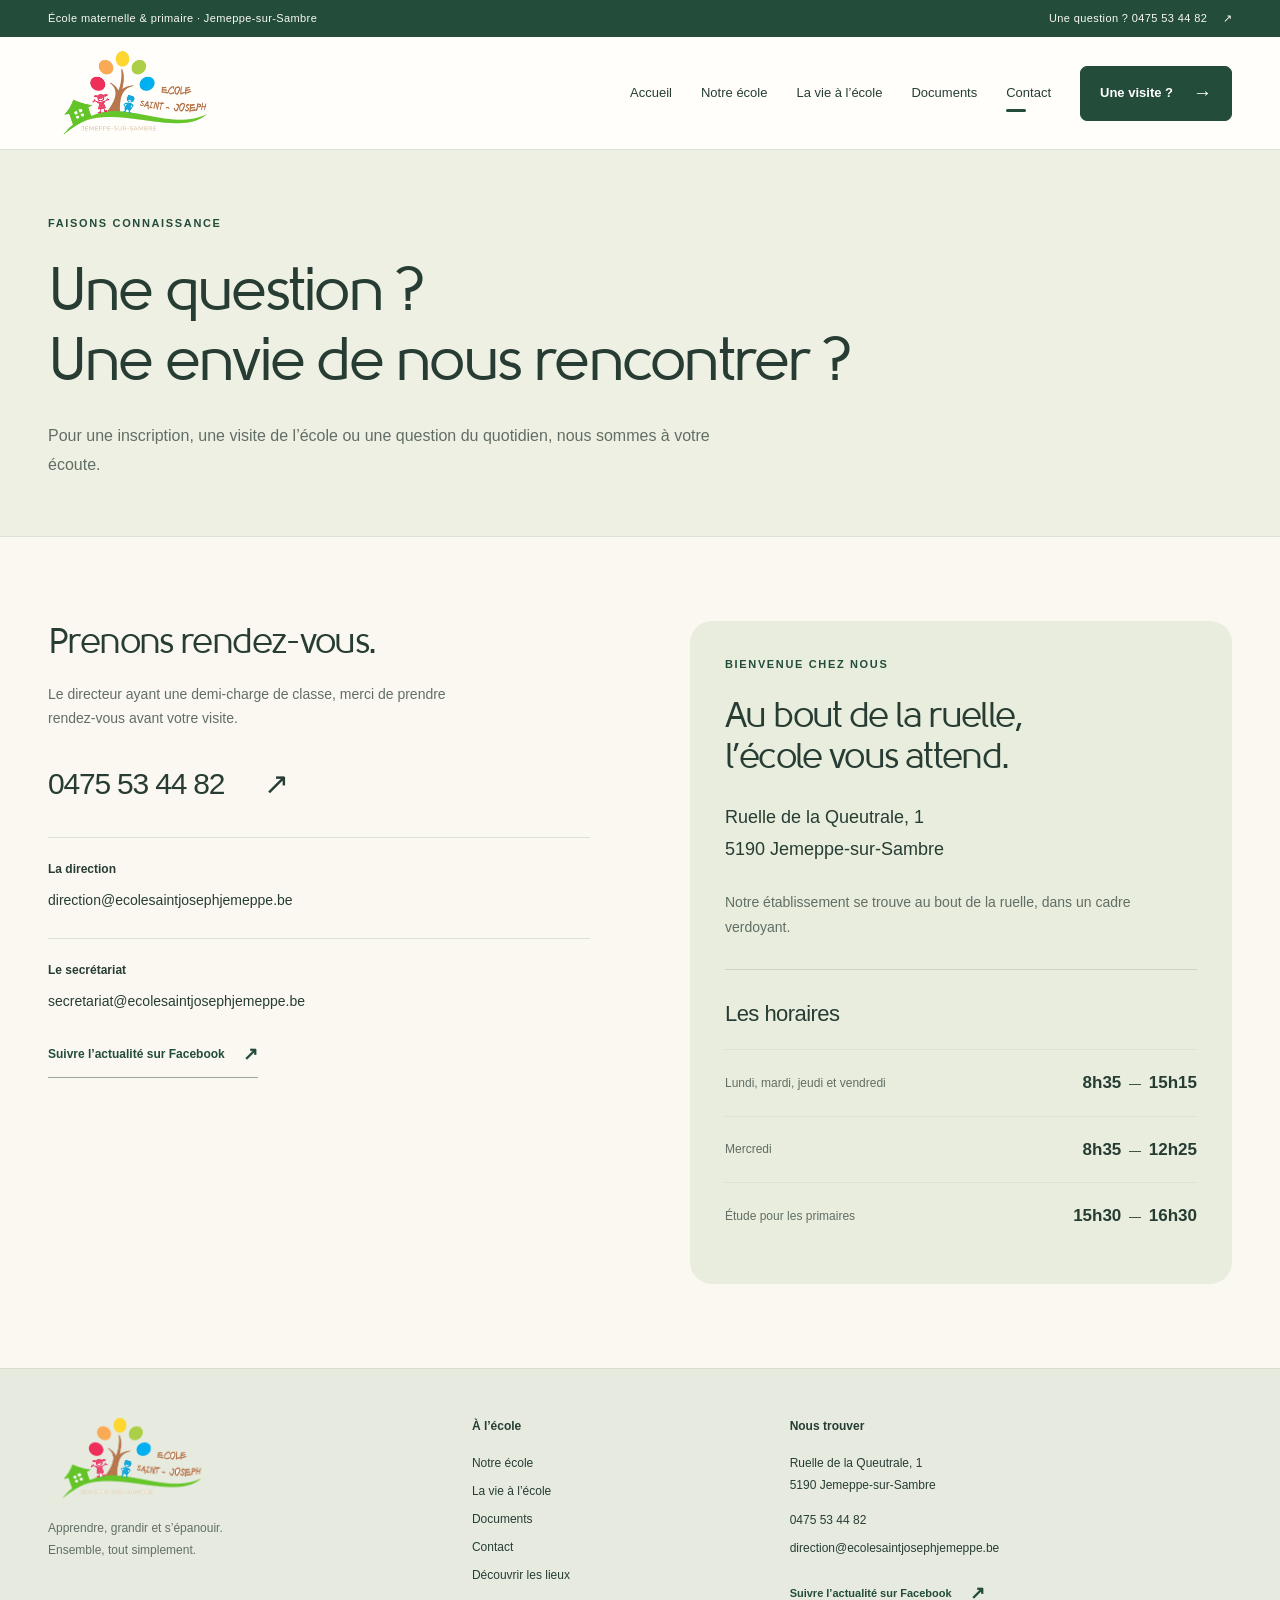
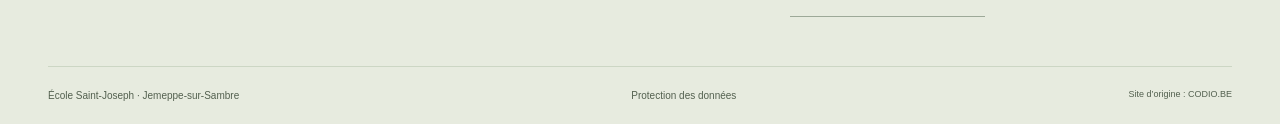
<file: contact/index.html>
<!doctype html>
<html lang="fr"><head><meta charset="utf-8"><meta name="viewport" content="width=device-width, initial-scale=1">
<title>Contact &amp; inscriptions | École Saint-Joseph · Jemeppe-sur-Sambre</title><meta name="description" content="Contactez la direction au 0475 53 44 82 ou par e-mail. Visites sur rendez-vous, Ruelle de la Queutrale 1, 5190 Jemeppe-sur-Sambre.">
<meta name="theme-color" content="#234c3b"><link rel="icon" href="../resources/images/logo-esj.png" type="image/png">
<link rel="canonical" href="https://ecolesaintjosephjemeppe.be/contact/index.html">
<link rel="stylesheet" href="../resources/css/school.css"><script src="../resources/js/school.js" defer></script></head>
<body><a class="skip-link" href="#contenu">Aller au contenu</a>
<div class="topbar"><div class="wrap"><span>École maternelle &amp; primaire · Jemeppe-sur-Sambre</span><a href="tel:+32475534482">Une question ? 0475 53 44 82 <span aria-hidden="true">↗</span></a></div></div>
<header class="site-header"><div class="wrap header-inner"><a class="brand" href="../index.html" aria-label="École Saint-Joseph — Accueil"><img src="../resources/images/logo-esj.png" alt="École Saint-Joseph, Jemeppe-sur-Sambre" width="1385" height="776"></a>
<button class="menu-toggle" type="button" aria-expanded="false" aria-controls="navigation" hidden>Menu <span aria-hidden="true">☰</span></button>
<nav id="navigation" aria-label="Navigation principale"><a href="../index.html">Accueil</a><a href="../Notre-école/index.html">Notre école</a><a href="../vie-ecole/index.html">La vie à l’école</a><a href="../Documents/index.html">Documents</a><a href="../contact/index.html" aria-current="page">Contact</a><a class="button " href="../contact/index.html">Une visite ? <span aria-hidden="true">→</span></a></nav></div></header>
<main id="contenu"><section class="page-intro"><div class="wrap"><p class="eyebrow">Faisons connaissance</p><h1>Une question ?<br>Une envie de nous rencontrer ?</h1><p class="lead">Pour une inscription, une visite de l’école ou une question du quotidien, nous sommes à votre écoute.</p></div></section><section class="wrap section contact-grid"><div><h2>Prenons rendez-vous.</h2><p>Le directeur ayant une demi-charge de classe, merci de prendre rendez-vous avant votre visite.</p><a class="phone-large" href="tel:+32475534482">0475 53 44 82 <span aria-hidden="true">↗</span></a><div class="contact-person"><h3>La direction</h3><a class="email" href="mailto:direction@ecolesaintjosephjemeppe.be">direction@ecolesaintjosephjemeppe.be</a></div><div class="contact-person"><h3>Le secrétariat</h3><a class="email" href="mailto:secretariat@ecolesaintjosephjemeppe.be">secretariat@ecolesaintjosephjemeppe.be</a></div><a class="text-link" href="https://www.facebook.com/profile.php?id=61579439886113" target="_blank" rel="noopener noreferrer">Suivre l’actualité sur Facebook <span aria-hidden="true">↗</span><span class="sr-only"> (nouvel onglet)</span></a></div><div class="address-panel"><span class="eyebrow">Bienvenue chez nous</span><h2>Au bout de la ruelle,<br>l’école vous attend.</h2><address>Ruelle de la Queutrale, 1<br>5190 Jemeppe-sur-Sambre</address><p>Notre établissement se trouve au bout de la ruelle, dans un cadre verdoyant.</p><hr><h3>Les horaires</h3><dl class="hours"><div><dt>Lundi, mardi, jeudi et vendredi</dt><dd>8h35 <span>—</span> 15h15</dd></div><div><dt>Mercredi</dt><dd>8h35 <span>—</span> 12h25</dd></div><div><dt>Étude pour les primaires</dt><dd>15h30 <span>—</span> 16h30</dd></div></dl></div></section></main>
<footer class="site-footer"><div class="wrap footer-grid"><div><img class="footer-logo" src="../resources/images/logo-esj.png" alt="École Saint-Joseph" width="1385" height="776"><p>Apprendre, grandir et s’épanouir.<br>Ensemble, tout simplement.</p></div><div><h2>À l’école</h2><a href="../Notre-école/index.html">Notre école</a><a href="../vie-ecole/index.html">La vie à l’école</a><a href="../Documents/index.html">Documents</a><a href="../contact/index.html">Contact</a><a href="../gallery/index.html">Découvrir les lieux</a></div><div><h2>Nous trouver</h2><address>Ruelle de la Queutrale, 1<br>5190 Jemeppe-sur-Sambre</address><a href="tel:+32475534482">0475 53 44 82</a><a class="email" href="mailto:direction@ecolesaintjosephjemeppe.be">direction@ecolesaintjosephjemeppe.be</a><a class="text-link" href="https://www.facebook.com/profile.php?id=61579439886113" target="_blank" rel="noopener noreferrer">Suivre l’actualité sur Facebook <span aria-hidden="true">↗</span><span class="sr-only"> (nouvel onglet)</span></a></div></div><div class="wrap footer-bottom"><span>École Saint-Joseph · Jemeppe-sur-Sambre</span><a href="../media/88d6d4ab-5ffb-4bee-a71e-d143b9426056" download="Protection-des-donnees.pdf">Protection des données</a><span>Site d’origine : <a href="https://www.codio.be" target="_blank" rel="noopener noreferrer">CODIO.BE</a></span></div></footer>
</body></html>
</file>
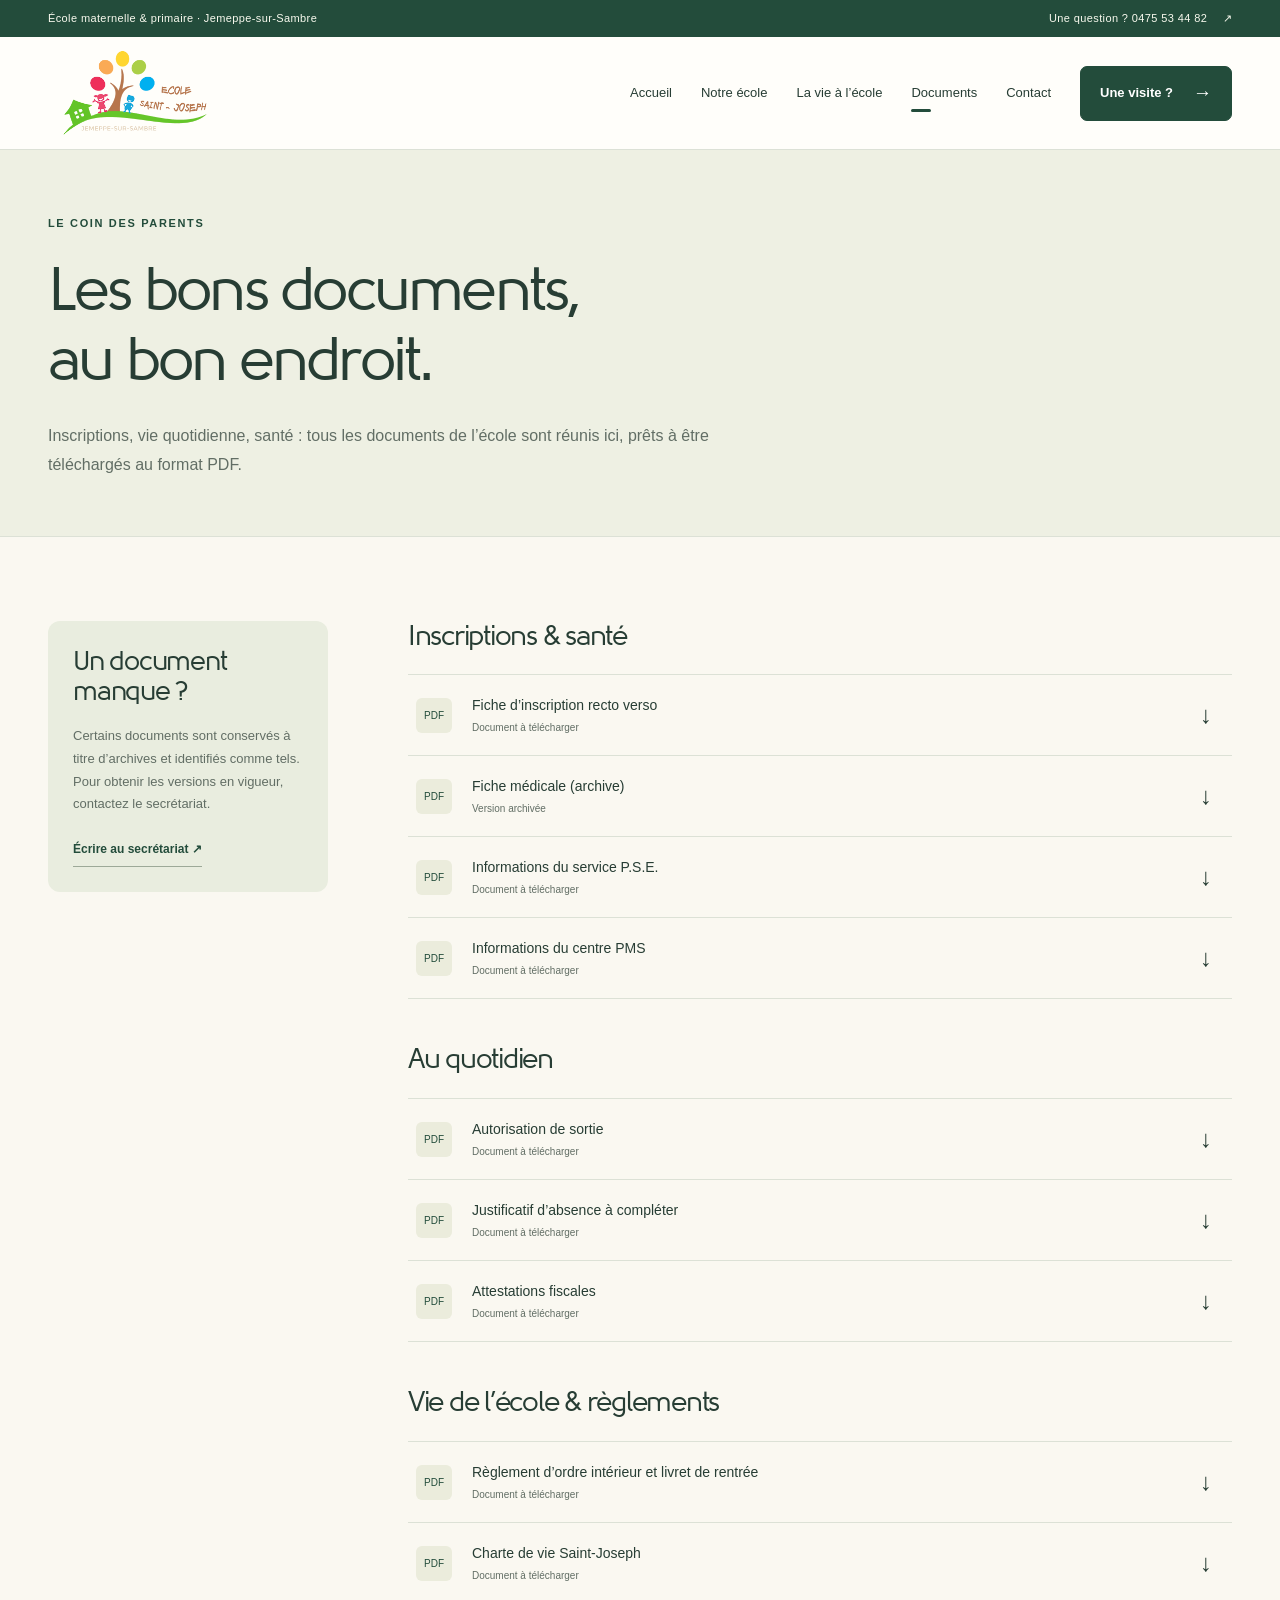
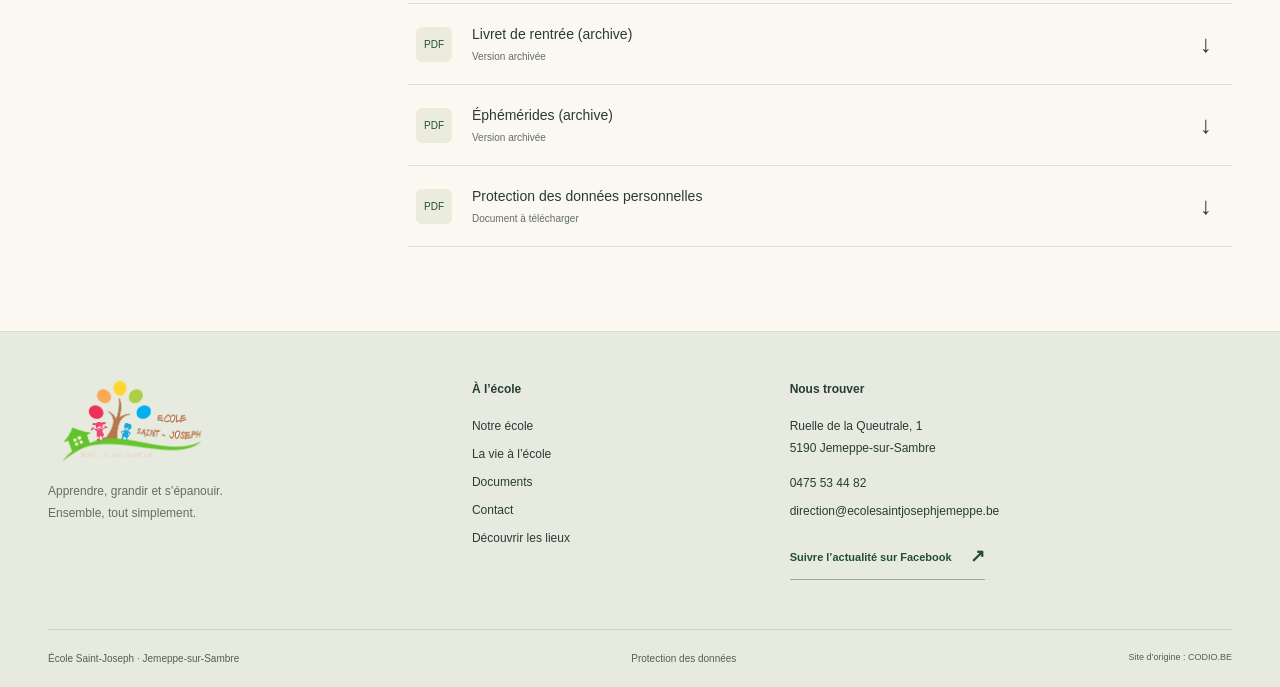
<file: Documents/index.html>
<!doctype html>
<html lang="fr"><head><meta charset="utf-8"><meta name="viewport" content="width=device-width, initial-scale=1">
<title>Documents | École Saint-Joseph · Jemeppe-sur-Sambre</title><meta name="description" content="Téléchargez les 12 documents de l’école : inscription, justificatif d’absence, autorisation de sortie, règlement et informations santé.">
<meta name="theme-color" content="#234c3b"><link rel="icon" href="../resources/images/logo-esj.png" type="image/png">
<link rel="canonical" href="https://ecolesaintjosephjemeppe.be/Documents/index.html">
<link rel="stylesheet" href="../resources/css/school.css"><script src="../resources/js/school.js" defer></script></head>
<body><a class="skip-link" href="#contenu">Aller au contenu</a>
<div class="topbar"><div class="wrap"><span>École maternelle &amp; primaire · Jemeppe-sur-Sambre</span><a href="tel:+32475534482">Une question ? 0475 53 44 82 <span aria-hidden="true">↗</span></a></div></div>
<header class="site-header"><div class="wrap header-inner"><a class="brand" href="../index.html" aria-label="École Saint-Joseph — Accueil"><img src="../resources/images/logo-esj.png" alt="École Saint-Joseph, Jemeppe-sur-Sambre" width="1385" height="776"></a>
<button class="menu-toggle" type="button" aria-expanded="false" aria-controls="navigation" hidden>Menu <span aria-hidden="true">☰</span></button>
<nav id="navigation" aria-label="Navigation principale"><a href="../index.html">Accueil</a><a href="../Notre-école/index.html">Notre école</a><a href="../vie-ecole/index.html">La vie à l’école</a><a href="../Documents/index.html" aria-current="page">Documents</a><a href="../contact/index.html">Contact</a><a class="button " href="../contact/index.html">Une visite ? <span aria-hidden="true">→</span></a></nav></div></header>
<main id="contenu"><section class="page-intro"><div class="wrap"><p class="eyebrow">Le coin des parents</p><h1>Les bons documents,<br>au bon endroit.</h1><p class="lead">Inscriptions, vie quotidienne, santé : tous les documents de l’école sont réunis ici, prêts à être téléchargés au format PDF.</p></div></section><section class="wrap section documents-layout"><aside><h2>Un document manque ?</h2><p>Certains documents sont conservés à titre d’archives et identifiés comme tels. Pour obtenir les versions en vigueur, contactez le secrétariat.</p><a class="text-link email" href="mailto:secretariat@ecolesaintjosephjemeppe.be">Écrire au secrétariat ↗</a></aside><div><section class="document-group"><h2>Inscriptions & santé</h2><div class="document-list"><a class="document" href="../media/31b48f18-849b-4972-bd38-69fc54518a86" download="Fiche d’inscription recto verso.pdf"><span class="pdf">PDF</span><span>Fiche d’inscription recto verso<small>Document à télécharger</small></span><span class="download" aria-hidden="true">↓</span></a><a class="document" href="../media/62354567-af73-4859-8f6f-b68cc3089ab0" download="Fiche médicale (archive).pdf"><span class="pdf">PDF</span><span>Fiche médicale (archive)<small>Version archivée</small></span><span class="download" aria-hidden="true">↓</span></a><a class="document" href="../media/8d29cc4a-8622-4811-87ab-6fda15ae0e9b" download="Informations du service P.S.E..pdf"><span class="pdf">PDF</span><span>Informations du service P.S.E.<small>Document à télécharger</small></span><span class="download" aria-hidden="true">↓</span></a><a class="document" href="../media/5dd827b2-217e-4813-9c0b-9842fe7cd965" download="Informations du centre PMS.pdf"><span class="pdf">PDF</span><span>Informations du centre PMS<small>Document à télécharger</small></span><span class="download" aria-hidden="true">↓</span></a></div></section><section class="document-group"><h2>Au quotidien</h2><div class="document-list"><a class="document" href="../media/89e783f3-6ce4-4506-8626-91a758e14bce" download="Autorisation de sortie.pdf"><span class="pdf">PDF</span><span>Autorisation de sortie<small>Document à télécharger</small></span><span class="download" aria-hidden="true">↓</span></a><a class="document" href="../media/f24a0e5f-3a43-4169-9ece-ae480dc3f372" download="Justificatif d’absence à compléter.pdf"><span class="pdf">PDF</span><span>Justificatif d’absence à compléter<small>Document à télécharger</small></span><span class="download" aria-hidden="true">↓</span></a><a class="document" href="../media/e80124da-eec5-43ec-b1b9-60d7580a5e15" download="Attestations fiscales.pdf"><span class="pdf">PDF</span><span>Attestations fiscales<small>Document à télécharger</small></span><span class="download" aria-hidden="true">↓</span></a></div></section><section class="document-group"><h2>Vie de l’école & règlements</h2><div class="document-list"><a class="document" href="../media/145dcd10-efd3-4b91-815e-5c4ca2e8e826" download="Règlement d’ordre intérieur et livret de rentrée.pdf"><span class="pdf">PDF</span><span>Règlement d’ordre intérieur et livret de rentrée<small>Document à télécharger</small></span><span class="download" aria-hidden="true">↓</span></a><a class="document" href="../media/ae9b9401-1425-4ff4-91fa-1f8aca70619c" download="Charte de vie Saint-Joseph.pdf"><span class="pdf">PDF</span><span>Charte de vie Saint-Joseph<small>Document à télécharger</small></span><span class="download" aria-hidden="true">↓</span></a><a class="document" href="../media/86b0e7ce-0085-42aa-99eb-72ec3eaed68c" download="Livret de rentrée (archive).pdf"><span class="pdf">PDF</span><span>Livret de rentrée (archive)<small>Version archivée</small></span><span class="download" aria-hidden="true">↓</span></a><a class="document" href="../media/5b3cee81-09ba-4eb9-aaeb-8171cb917a0d" download="Éphémérides (archive).pdf"><span class="pdf">PDF</span><span>Éphémérides (archive)<small>Version archivée</small></span><span class="download" aria-hidden="true">↓</span></a><a class="document" href="../media/88d6d4ab-5ffb-4bee-a71e-d143b9426056" download="Protection des données personnelles.pdf"><span class="pdf">PDF</span><span>Protection des données personnelles<small>Document à télécharger</small></span><span class="download" aria-hidden="true">↓</span></a></div></section></div></section></main>
<footer class="site-footer"><div class="wrap footer-grid"><div><img class="footer-logo" src="../resources/images/logo-esj.png" alt="École Saint-Joseph" width="1385" height="776"><p>Apprendre, grandir et s’épanouir.<br>Ensemble, tout simplement.</p></div><div><h2>À l’école</h2><a href="../Notre-école/index.html">Notre école</a><a href="../vie-ecole/index.html">La vie à l’école</a><a href="../Documents/index.html">Documents</a><a href="../contact/index.html">Contact</a><a href="../gallery/index.html">Découvrir les lieux</a></div><div><h2>Nous trouver</h2><address>Ruelle de la Queutrale, 1<br>5190 Jemeppe-sur-Sambre</address><a href="tel:+32475534482">0475 53 44 82</a><a class="email" href="mailto:direction@ecolesaintjosephjemeppe.be">direction@ecolesaintjosephjemeppe.be</a><a class="text-link" href="https://www.facebook.com/profile.php?id=61579439886113" target="_blank" rel="noopener noreferrer">Suivre l’actualité sur Facebook <span aria-hidden="true">↗</span><span class="sr-only"> (nouvel onglet)</span></a></div></div><div class="wrap footer-bottom"><span>École Saint-Joseph · Jemeppe-sur-Sambre</span><a href="../media/88d6d4ab-5ffb-4bee-a71e-d143b9426056" download="Protection-des-donnees.pdf">Protection des données</a><span>Site d’origine : <a href="https://www.codio.be" target="_blank" rel="noopener noreferrer">CODIO.BE</a></span></div></footer>
</body></html>
</file>
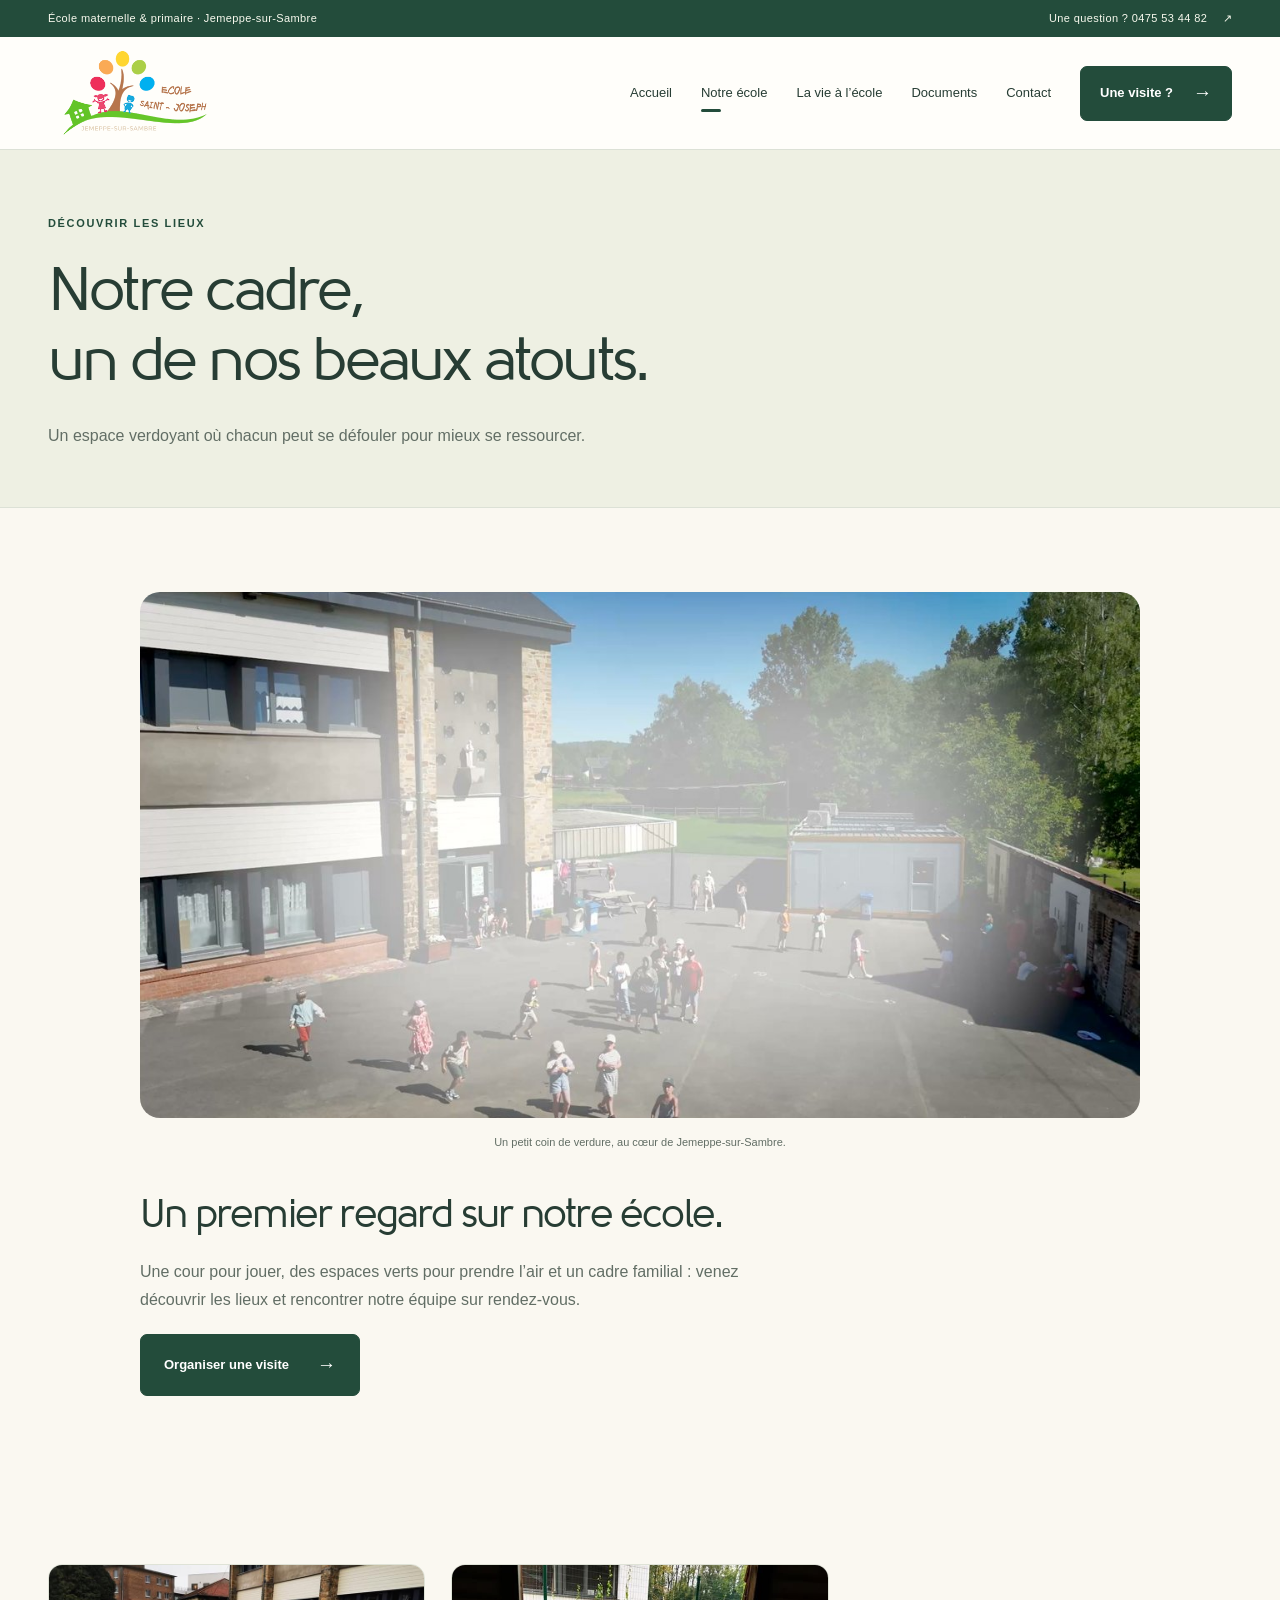
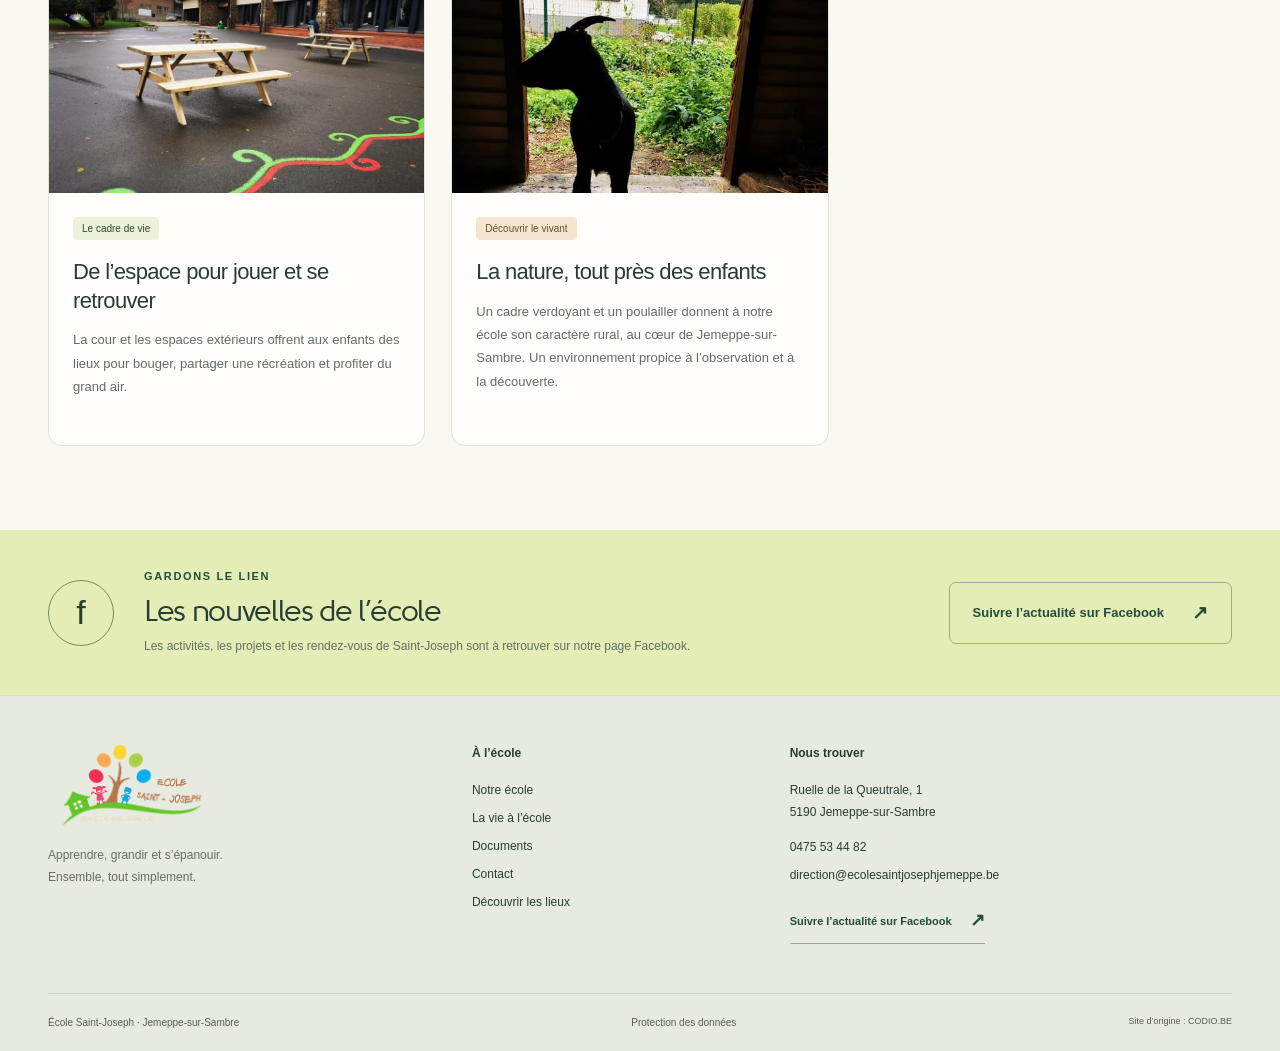
<file: gallery/index.html>
<!doctype html>
<html lang="fr"><head><meta charset="utf-8"><meta name="viewport" content="width=device-width, initial-scale=1">
<title>Découvrir les lieux | École Saint-Joseph · Jemeppe-sur-Sambre</title><meta name="description" content="Découvrez la cour, les espaces verts et le cadre familial de l’école Saint-Joseph.">
<meta name="theme-color" content="#234c3b"><link rel="icon" href="../resources/images/logo-esj.png" type="image/png">
<link rel="canonical" href="https://ecolesaintjosephjemeppe.be/gallery/index.html">
<link rel="stylesheet" href="../resources/css/school.css"><script src="../resources/js/school.js" defer></script></head>
<body><a class="skip-link" href="#contenu">Aller au contenu</a>
<div class="topbar"><div class="wrap"><span>École maternelle &amp; primaire · Jemeppe-sur-Sambre</span><a href="tel:+32475534482">Une question ? 0475 53 44 82 <span aria-hidden="true">↗</span></a></div></div>
<header class="site-header"><div class="wrap header-inner"><a class="brand" href="../index.html" aria-label="École Saint-Joseph — Accueil"><img src="../resources/images/logo-esj.png" alt="École Saint-Joseph, Jemeppe-sur-Sambre" width="1385" height="776"></a>
<button class="menu-toggle" type="button" aria-expanded="false" aria-controls="navigation" hidden>Menu <span aria-hidden="true">☰</span></button>
<nav id="navigation" aria-label="Navigation principale"><a href="../index.html">Accueil</a><a href="../Notre-école/index.html" aria-current="page">Notre école</a><a href="../vie-ecole/index.html">La vie à l’école</a><a href="../Documents/index.html">Documents</a><a href="../contact/index.html">Contact</a><a class="button " href="../contact/index.html">Une visite ? <span aria-hidden="true">→</span></a></nav></div></header>
<main id="contenu"><section class="page-intro"><div class="wrap"><p class="eyebrow">Découvrir les lieux</p><h1>Notre cadre,<br>un de nos beaux atouts.</h1><p class="lead">Un espace verdoyant où chacun peut se défouler pour mieux se ressourcer.</p></div></section><section class="wrap section gallery-content"><figure class="school-picture"><img src="../media/actualites/01.jpg" alt="La cour de l’école Saint-Joseph, ses bâtiments et ses espaces verts" width="1200" height="675"><figcaption>Un petit coin de verdure, au cœur de Jemeppe-sur-Sambre.</figcaption></figure><div class="gallery-copy"><h2>Un premier regard sur notre école.</h2><p>Une cour pour jouer, des espaces verts pour prendre l’air et un cadre familial : venez découvrir les lieux et rencontrer notre équipe sur rendez-vous.</p><a class="button " href="../contact/index.html">Organiser une visite <span aria-hidden="true">→</span></a></div></section><section class="wrap section"><div class="news-grid"><article class="news-card"><img src="../media/actualites/20.jpg" alt="La cour de l’école, ses tables et ses jeux tracés au sol" width="800" height="600" loading="lazy"><div class="news-body"><div class="news-meta"><span class="badge">Le cadre de vie</span></div><h3>De l’espace pour jouer et se retrouver</h3><p>La cour et les espaces extérieurs offrent aux enfants des lieux pour bouger, partager une récréation et profiter du grand air.</p></div></article><article class="news-card"><img src="../media/actualites/19.jpg" alt="Une chèvre dans les espaces extérieurs de l’école" width="800" height="600" loading="lazy"><div class="news-body"><div class="news-meta"><span class="badge">Découvrir le vivant</span></div><h3>La nature, tout près des enfants</h3><p>Un cadre verdoyant et un poulailler donnent à notre école son caractère rural, au cœur de Jemeppe-sur-Sambre. Un environnement propice à l’observation et à la découverte.</p></div></article></div></section><section class="video-band"><div class="wrap"><span class="play-icon" aria-hidden="true">f</span><div><p class="eyebrow">Gardons le lien</p><h2>Les nouvelles de l’école</h2><p>Les activités, les projets et les rendez-vous de Saint-Joseph sont à retrouver sur notre page Facebook.</p></div><a class="button secondary" href="https://www.facebook.com/profile.php?id=61579439886113" target="_blank" rel="noopener noreferrer">Suivre l’actualité sur Facebook <span aria-hidden="true">↗</span><span class="sr-only"> (nouvel onglet)</span></a></div></section></main>
<footer class="site-footer"><div class="wrap footer-grid"><div><img class="footer-logo" src="../resources/images/logo-esj.png" alt="École Saint-Joseph" width="1385" height="776"><p>Apprendre, grandir et s’épanouir.<br>Ensemble, tout simplement.</p></div><div><h2>À l’école</h2><a href="../Notre-école/index.html">Notre école</a><a href="../vie-ecole/index.html">La vie à l’école</a><a href="../Documents/index.html">Documents</a><a href="../contact/index.html">Contact</a><a href="../gallery/index.html">Découvrir les lieux</a></div><div><h2>Nous trouver</h2><address>Ruelle de la Queutrale, 1<br>5190 Jemeppe-sur-Sambre</address><a href="tel:+32475534482">0475 53 44 82</a><a class="email" href="mailto:direction@ecolesaintjosephjemeppe.be">direction@ecolesaintjosephjemeppe.be</a><a class="text-link" href="https://www.facebook.com/profile.php?id=61579439886113" target="_blank" rel="noopener noreferrer">Suivre l’actualité sur Facebook <span aria-hidden="true">↗</span><span class="sr-only"> (nouvel onglet)</span></a></div></div><div class="wrap footer-bottom"><span>École Saint-Joseph · Jemeppe-sur-Sambre</span><a href="../media/88d6d4ab-5ffb-4bee-a71e-d143b9426056" download="Protection-des-donnees.pdf">Protection des données</a><span>Site d’origine : <a href="https://www.codio.be" target="_blank" rel="noopener noreferrer">CODIO.BE</a></span></div></footer>
</body></html>
</file>
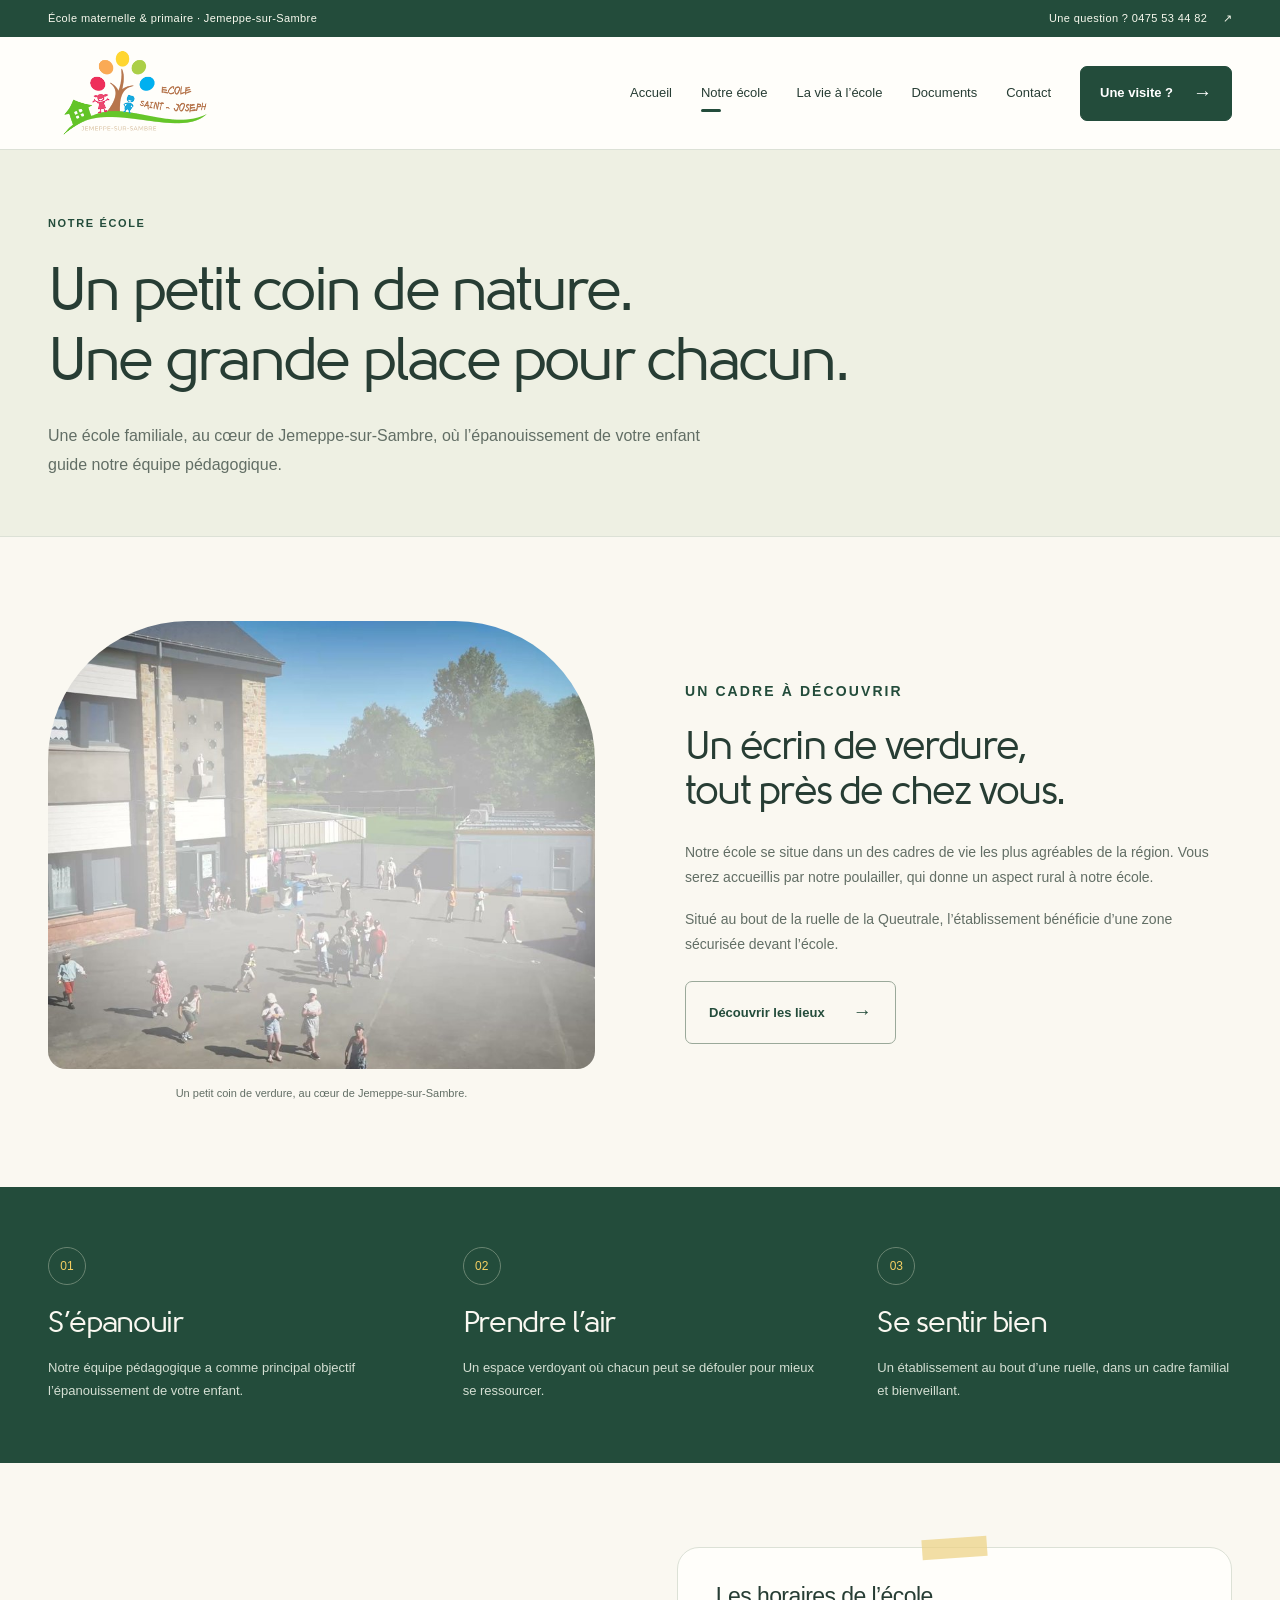
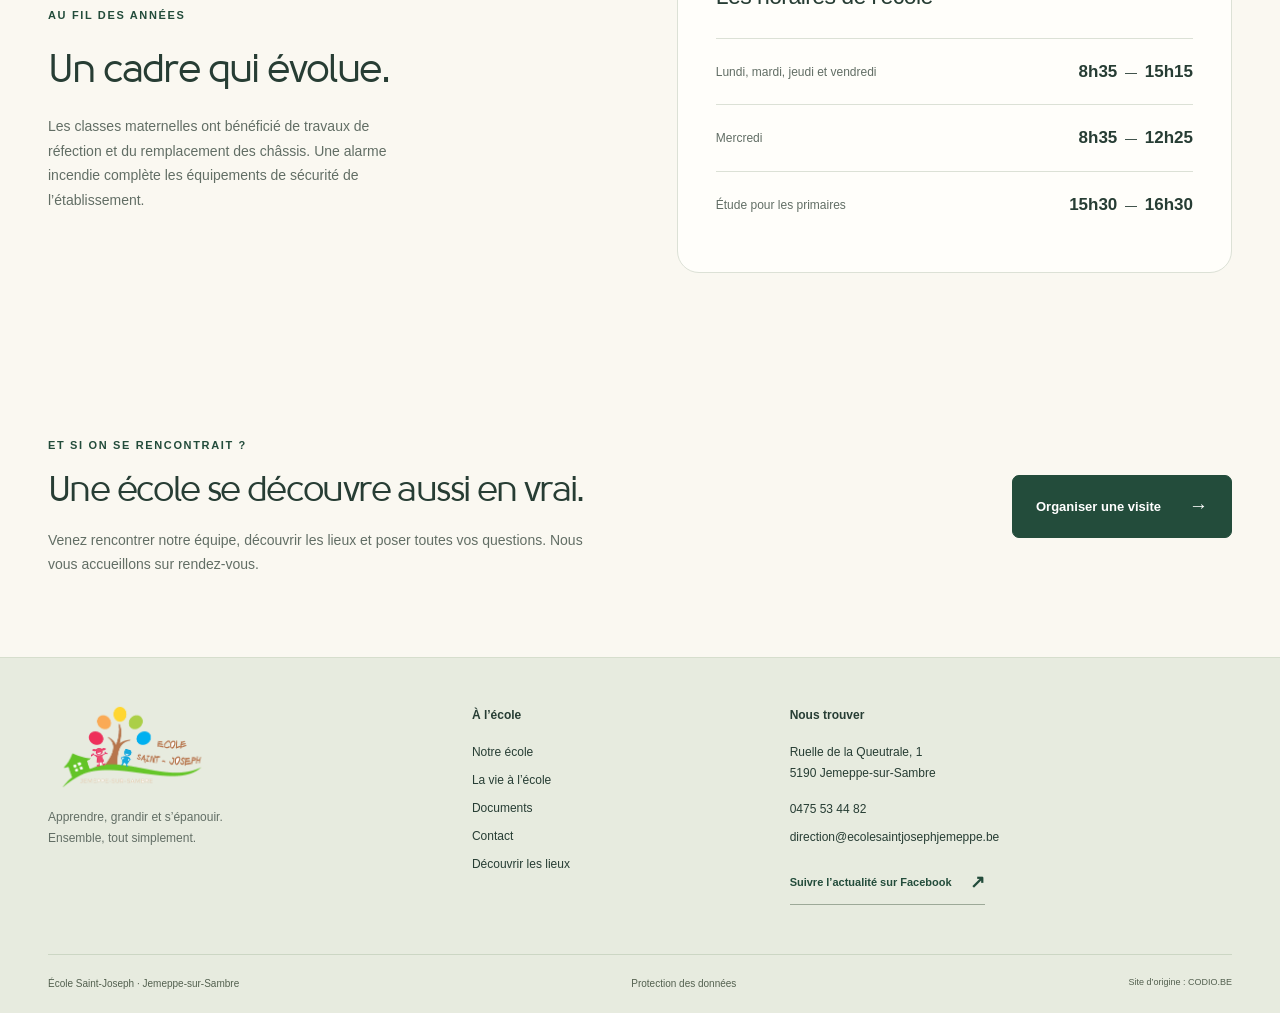
<file: Notre-école/index.html>
<!doctype html>
<html lang="fr"><head><meta charset="utf-8"><meta name="viewport" content="width=device-width, initial-scale=1">
<title>Notre école | École Saint-Joseph · Jemeppe-sur-Sambre</title><meta name="description" content="Le cadre verdoyant, le poulailler et l’équipe pédagogique de l’école Saint-Joseph à Jemeppe-sur-Sambre.">
<meta name="theme-color" content="#234c3b"><link rel="icon" href="../resources/images/logo-esj.png" type="image/png">
<link rel="canonical" href="https://ecolesaintjosephjemeppe.be/Notre-école/index.html">
<link rel="stylesheet" href="../resources/css/school.css"><script src="../resources/js/school.js" defer></script></head>
<body><a class="skip-link" href="#contenu">Aller au contenu</a>
<div class="topbar"><div class="wrap"><span>École maternelle &amp; primaire · Jemeppe-sur-Sambre</span><a href="tel:+32475534482">Une question ? 0475 53 44 82 <span aria-hidden="true">↗</span></a></div></div>
<header class="site-header"><div class="wrap header-inner"><a class="brand" href="../index.html" aria-label="École Saint-Joseph — Accueil"><img src="../resources/images/logo-esj.png" alt="École Saint-Joseph, Jemeppe-sur-Sambre" width="1385" height="776"></a>
<button class="menu-toggle" type="button" aria-expanded="false" aria-controls="navigation" hidden>Menu <span aria-hidden="true">☰</span></button>
<nav id="navigation" aria-label="Navigation principale"><a href="../index.html">Accueil</a><a href="../Notre-école/index.html" aria-current="page">Notre école</a><a href="../vie-ecole/index.html">La vie à l’école</a><a href="../Documents/index.html">Documents</a><a href="../contact/index.html">Contact</a><a class="button " href="../contact/index.html">Une visite ? <span aria-hidden="true">→</span></a></nav></div></header>
<main id="contenu"><section class="page-intro"><div class="wrap"><p class="eyebrow">Notre école</p><h1>Un petit coin de nature.<br>Une grande place pour chacun.</h1><p class="lead">Une école familiale, au cœur de Jemeppe-sur-Sambre, où l’épanouissement de votre enfant guide notre équipe pédagogique.</p></div></section><section class="wrap section two-columns"><figure class="school-picture"><img src="../media/actualites/01.jpg" alt="La cour de l’école Saint-Joseph, ses bâtiments et ses espaces verts" width="1200" height="675"><figcaption>Un petit coin de verdure, au cœur de Jemeppe-sur-Sambre.</figcaption></figure><div><p class="eyebrow">Un cadre à découvrir</p><h2>Un écrin de verdure,<br>tout près de chez vous.</h2><p>Notre école se situe dans un des cadres de vie les plus agréables de la région. Vous serez accueillis par notre poulailler, qui donne un aspect rural à notre école.</p><p>Situé au bout de la ruelle de la Queutrale, l’établissement bénéficie d’une zone sécurisée devant l’école.</p><a class="button secondary" href="../gallery/index.html">Découvrir les lieux <span aria-hidden="true">→</span></a></div></section><section class="values-band"><div class="wrap values-grid"><div><span class="value-number">01</span><h2>S’épanouir</h2><p>Notre équipe pédagogique a comme principal objectif l’épanouissement de votre enfant.</p></div><div><span class="value-number">02</span><h2>Prendre l’air</h2><p>Un espace verdoyant où chacun peut se défouler pour mieux se ressourcer.</p></div><div><span class="value-number">03</span><h2>Se sentir bien</h2><p>Un établissement au bout d’une ruelle, dans un cadre familial et bienveillant.</p></div></div></section><section class="wrap section practical"><div><p class="eyebrow">Au fil des années</p><h2>Un cadre qui évolue.</h2><p>Les classes maternelles ont bénéficié de travaux de réfection et du remplacement des châssis. Une alarme incendie complète les équipements de sécurité de l’établissement.</p></div><div class="hours-panel"><h3>Les horaires de l’école</h3><dl class="hours"><div><dt>Lundi, mardi, jeudi et vendredi</dt><dd>8h35 <span>—</span> 15h15</dd></div><div><dt>Mercredi</dt><dd>8h35 <span>—</span> 12h25</dd></div><div><dt>Étude pour les primaires</dt><dd>15h30 <span>—</span> 16h30</dd></div></dl></div></section><section class="visit wrap"><div><p class="eyebrow">Et si on se rencontrait ?</p><h2>Une école se découvre aussi en vrai.</h2><p>Venez rencontrer notre équipe, découvrir les lieux et poser toutes vos questions. Nous vous accueillons sur rendez-vous.</p></div><a class="button " href="../contact/index.html">Organiser une visite <span aria-hidden="true">→</span></a></section></main>
<footer class="site-footer"><div class="wrap footer-grid"><div><img class="footer-logo" src="../resources/images/logo-esj.png" alt="École Saint-Joseph" width="1385" height="776"><p>Apprendre, grandir et s’épanouir.<br>Ensemble, tout simplement.</p></div><div><h2>À l’école</h2><a href="../Notre-école/index.html">Notre école</a><a href="../vie-ecole/index.html">La vie à l’école</a><a href="../Documents/index.html">Documents</a><a href="../contact/index.html">Contact</a><a href="../gallery/index.html">Découvrir les lieux</a></div><div><h2>Nous trouver</h2><address>Ruelle de la Queutrale, 1<br>5190 Jemeppe-sur-Sambre</address><a href="tel:+32475534482">0475 53 44 82</a><a class="email" href="mailto:direction@ecolesaintjosephjemeppe.be">direction@ecolesaintjosephjemeppe.be</a><a class="text-link" href="https://www.facebook.com/profile.php?id=61579439886113" target="_blank" rel="noopener noreferrer">Suivre l’actualité sur Facebook <span aria-hidden="true">↗</span><span class="sr-only"> (nouvel onglet)</span></a></div></div><div class="wrap footer-bottom"><span>École Saint-Joseph · Jemeppe-sur-Sambre</span><a href="../media/88d6d4ab-5ffb-4bee-a71e-d143b9426056" download="Protection-des-donnees.pdf">Protection des données</a><span>Site d’origine : <a href="https://www.codio.be" target="_blank" rel="noopener noreferrer">CODIO.BE</a></span></div></footer>
</body></html>
</file>
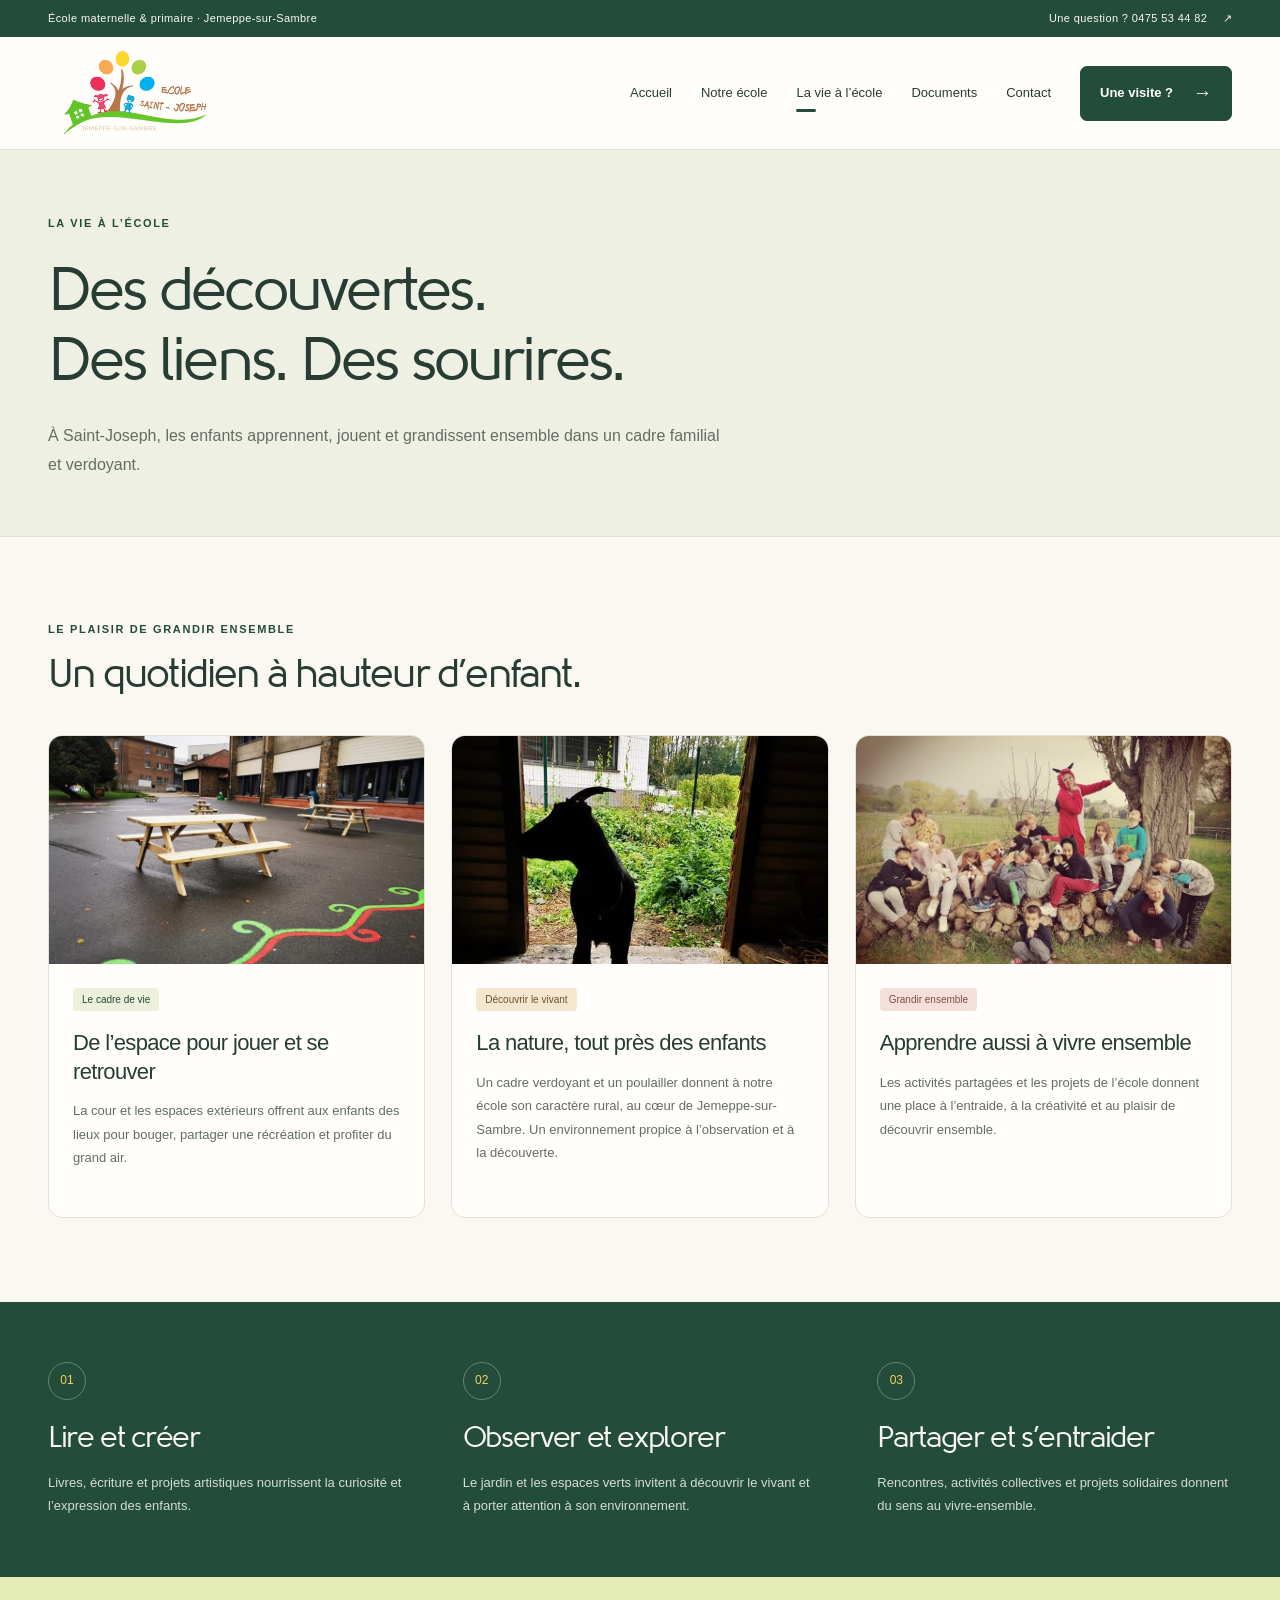
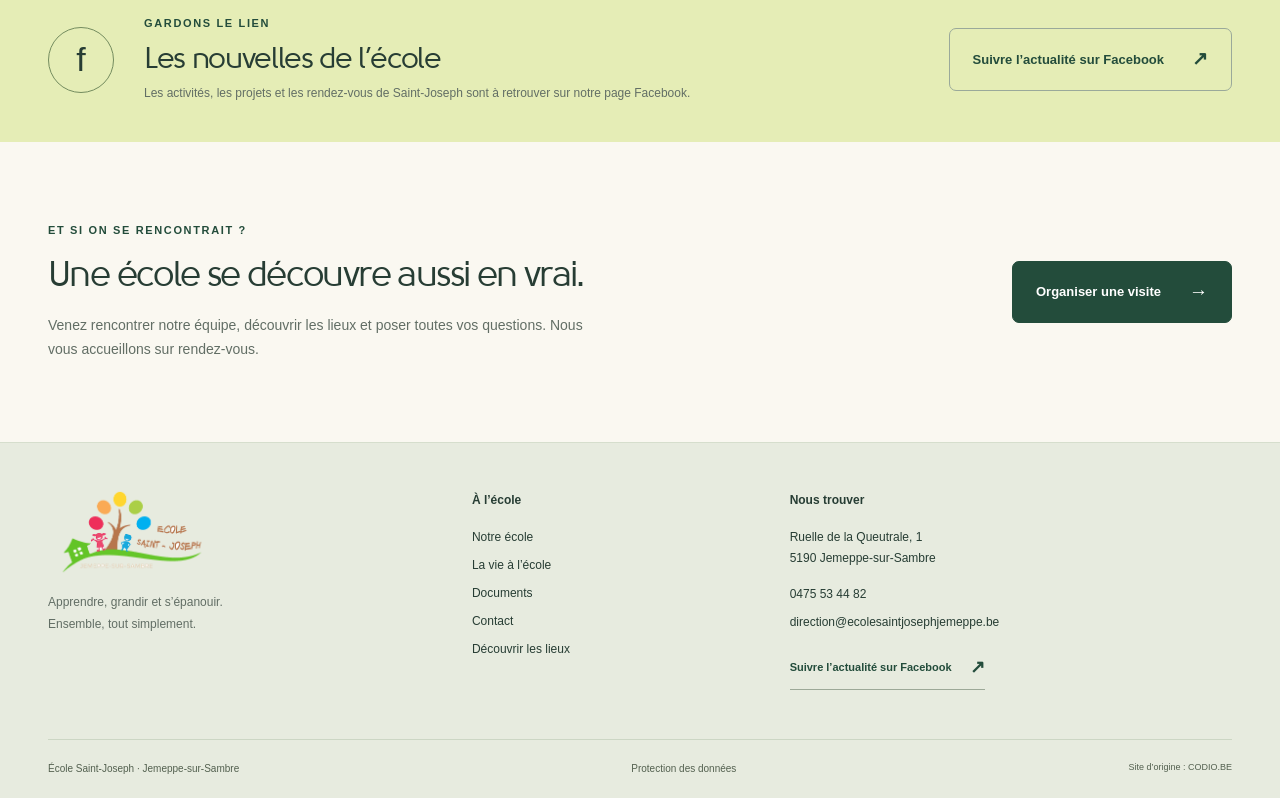
<file: vie-ecole/index.html>
<!doctype html>
<html lang="fr"><head><meta charset="utf-8"><meta name="viewport" content="width=device-width, initial-scale=1">
<title>La vie à l’école | École Saint-Joseph · Jemeppe-sur-Sambre</title><meta name="description" content="Le cadre de vie, les découvertes et les activités partagées des enfants à l’école Saint-Joseph.">
<meta name="theme-color" content="#234c3b"><link rel="icon" href="../resources/images/logo-esj.png" type="image/png">
<link rel="canonical" href="https://ecolesaintjosephjemeppe.be/vie-ecole/index.html">
<link rel="stylesheet" href="../resources/css/school.css"><script src="../resources/js/school.js" defer></script></head>
<body><a class="skip-link" href="#contenu">Aller au contenu</a>
<div class="topbar"><div class="wrap"><span>École maternelle &amp; primaire · Jemeppe-sur-Sambre</span><a href="tel:+32475534482">Une question ? 0475 53 44 82 <span aria-hidden="true">↗</span></a></div></div>
<header class="site-header"><div class="wrap header-inner"><a class="brand" href="../index.html" aria-label="École Saint-Joseph — Accueil"><img src="../resources/images/logo-esj.png" alt="École Saint-Joseph, Jemeppe-sur-Sambre" width="1385" height="776"></a>
<button class="menu-toggle" type="button" aria-expanded="false" aria-controls="navigation" hidden>Menu <span aria-hidden="true">☰</span></button>
<nav id="navigation" aria-label="Navigation principale"><a href="../index.html">Accueil</a><a href="../Notre-école/index.html">Notre école</a><a href="../vie-ecole/index.html" aria-current="page">La vie à l’école</a><a href="../Documents/index.html">Documents</a><a href="../contact/index.html">Contact</a><a class="button " href="../contact/index.html">Une visite ? <span aria-hidden="true">→</span></a></nav></div></header>
<main id="contenu"><section class="page-intro"><div class="wrap"><p class="eyebrow">La vie à l’école</p><h1>Des découvertes.<br>Des liens. Des sourires.</h1><p class="lead">À Saint-Joseph, les enfants apprennent, jouent et grandissent ensemble dans un cadre familial et verdoyant.</p></div></section><section class="wrap section"><div class="section-heading"><div><p class="eyebrow">Le plaisir de grandir ensemble</p><h2>Un quotidien à hauteur d’enfant.</h2></div></div><div class="news-grid"><article class="news-card"><img src="../media/actualites/20.jpg" alt="La cour de l’école, ses tables et ses jeux tracés au sol" width="800" height="600" loading="lazy"><div class="news-body"><div class="news-meta"><span class="badge">Le cadre de vie</span></div><h3>De l’espace pour jouer et se retrouver</h3><p>La cour et les espaces extérieurs offrent aux enfants des lieux pour bouger, partager une récréation et profiter du grand air.</p></div></article><article class="news-card"><img src="../media/actualites/19.jpg" alt="Une chèvre dans les espaces extérieurs de l’école" width="800" height="600" loading="lazy"><div class="news-body"><div class="news-meta"><span class="badge">Découvrir le vivant</span></div><h3>La nature, tout près des enfants</h3><p>Un cadre verdoyant et un poulailler donnent à notre école son caractère rural, au cœur de Jemeppe-sur-Sambre. Un environnement propice à l’observation et à la découverte.</p></div></article><article class="news-card"><img src="../media/actualites/18.jpg" alt="Des enfants et leur enseignante réunis autour d’un arbre dans le cadre d’une activité de l’école" width="800" height="600" loading="lazy"><div class="news-body"><div class="news-meta"><span class="badge">Grandir ensemble</span></div><h3>Apprendre aussi à vivre ensemble</h3><p>Les activités partagées et les projets de l’école donnent une place à l’entraide, à la créativité et au plaisir de découvrir ensemble.</p></div></article></div></section><section class="values-band"><div class="wrap values-grid"><div><span class="value-number">01</span><h2>Lire et créer</h2><p>Livres, écriture et projets artistiques nourrissent la curiosité et l’expression des enfants.</p></div><div><span class="value-number">02</span><h2>Observer et explorer</h2><p>Le jardin et les espaces verts invitent à découvrir le vivant et à porter attention à son environnement.</p></div><div><span class="value-number">03</span><h2>Partager et s’entraider</h2><p>Rencontres, activités collectives et projets solidaires donnent du sens au vivre-ensemble.</p></div></div></section><section class="video-band"><div class="wrap"><span class="play-icon" aria-hidden="true">f</span><div><p class="eyebrow">Gardons le lien</p><h2>Les nouvelles de l’école</h2><p>Les activités, les projets et les rendez-vous de Saint-Joseph sont à retrouver sur notre page Facebook.</p></div><a class="button secondary" href="https://www.facebook.com/profile.php?id=61579439886113" target="_blank" rel="noopener noreferrer">Suivre l’actualité sur Facebook <span aria-hidden="true">↗</span><span class="sr-only"> (nouvel onglet)</span></a></div></section><section class="visit wrap"><div><p class="eyebrow">Et si on se rencontrait ?</p><h2>Une école se découvre aussi en vrai.</h2><p>Venez rencontrer notre équipe, découvrir les lieux et poser toutes vos questions. Nous vous accueillons sur rendez-vous.</p></div><a class="button " href="../contact/index.html">Organiser une visite <span aria-hidden="true">→</span></a></section></main>
<footer class="site-footer"><div class="wrap footer-grid"><div><img class="footer-logo" src="../resources/images/logo-esj.png" alt="École Saint-Joseph" width="1385" height="776"><p>Apprendre, grandir et s’épanouir.<br>Ensemble, tout simplement.</p></div><div><h2>À l’école</h2><a href="../Notre-école/index.html">Notre école</a><a href="../vie-ecole/index.html">La vie à l’école</a><a href="../Documents/index.html">Documents</a><a href="../contact/index.html">Contact</a><a href="../gallery/index.html">Découvrir les lieux</a></div><div><h2>Nous trouver</h2><address>Ruelle de la Queutrale, 1<br>5190 Jemeppe-sur-Sambre</address><a href="tel:+32475534482">0475 53 44 82</a><a class="email" href="mailto:direction@ecolesaintjosephjemeppe.be">direction@ecolesaintjosephjemeppe.be</a><a class="text-link" href="https://www.facebook.com/profile.php?id=61579439886113" target="_blank" rel="noopener noreferrer">Suivre l’actualité sur Facebook <span aria-hidden="true">↗</span><span class="sr-only"> (nouvel onglet)</span></a></div></div><div class="wrap footer-bottom"><span>École Saint-Joseph · Jemeppe-sur-Sambre</span><a href="../media/88d6d4ab-5ffb-4bee-a71e-d143b9426056" download="Protection-des-donnees.pdf">Protection des données</a><span>Site d’origine : <a href="https://www.codio.be" target="_blank" rel="noopener noreferrer">CODIO.BE</a></span></div></footer>
</body></html>
</file>
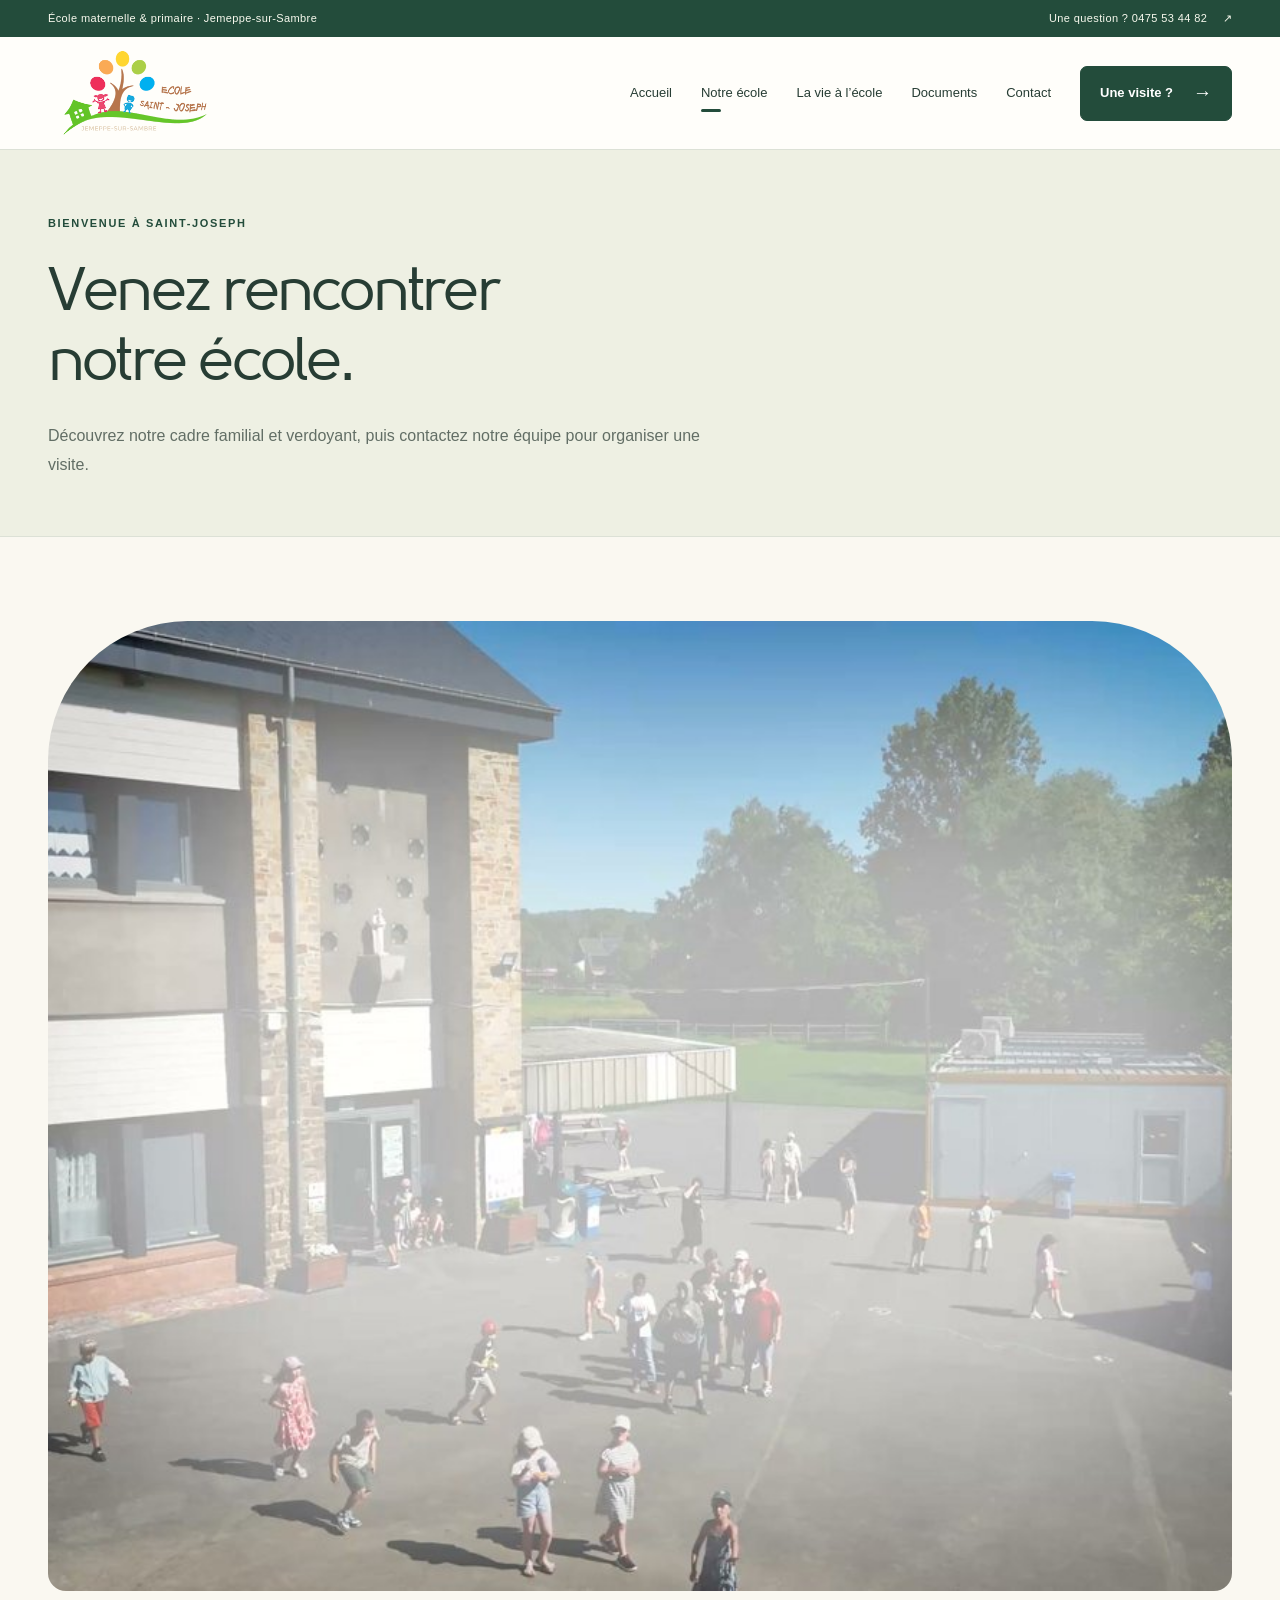
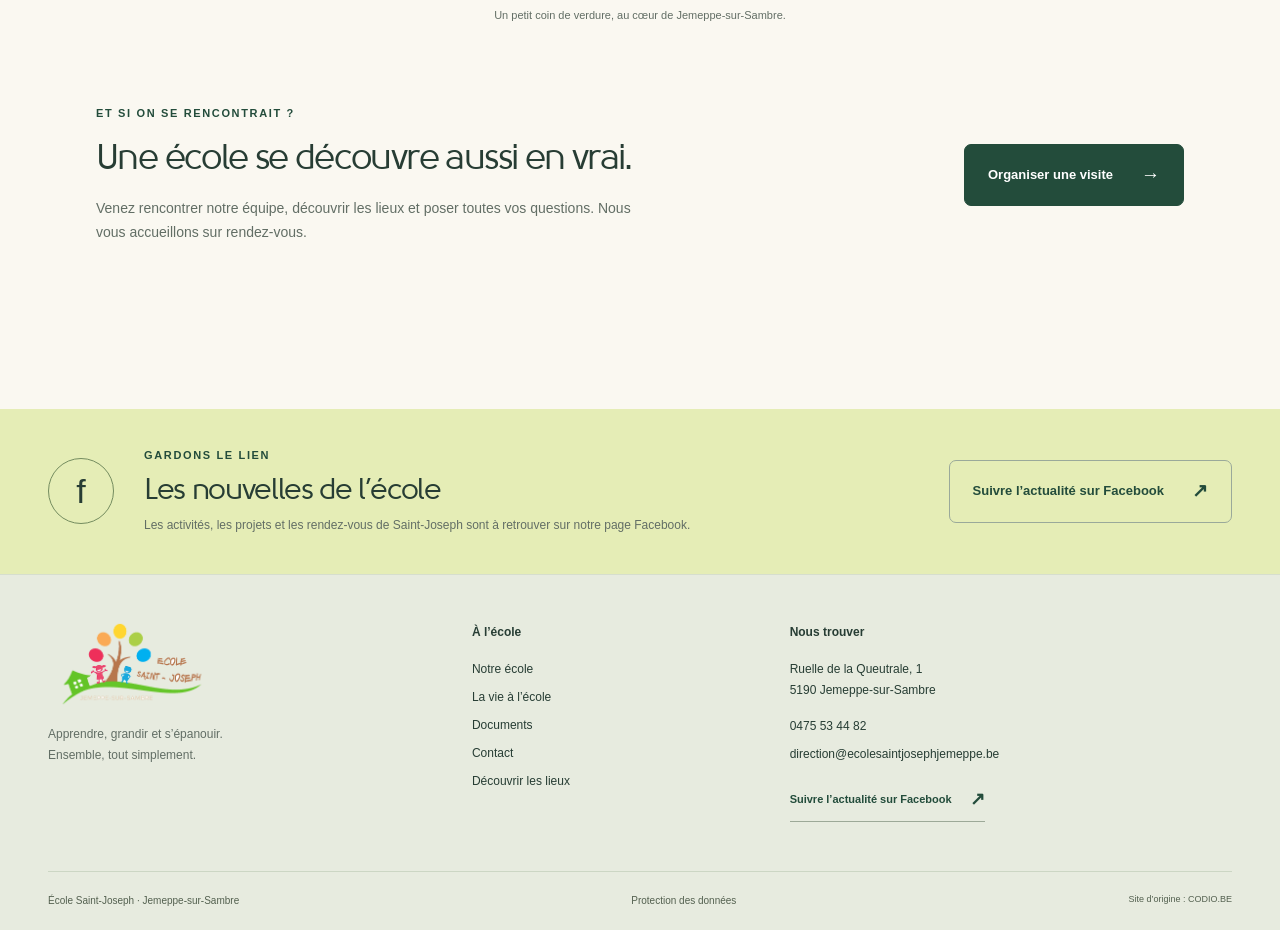
<file: 2024/11/03/partage/index.html>
<!doctype html>
<html lang="fr"><head><meta charset="utf-8"><meta name="viewport" content="width=device-width, initial-scale=1">
<title>Découvrir notre école | École Saint-Joseph · Jemeppe-sur-Sambre</title><meta name="description" content="Venez découvrir l’école Saint-Joseph et rencontrer notre équipe sur rendez-vous.">
<meta name="theme-color" content="#234c3b"><link rel="icon" href="../../../../resources/images/logo-esj.png" type="image/png">
<link rel="canonical" href="https://ecolesaintjosephjemeppe.be/2024/11/03/partage/index.html">
<link rel="stylesheet" href="../../../../resources/css/school.css"><script src="../../../../resources/js/school.js" defer></script></head>
<body><a class="skip-link" href="#contenu">Aller au contenu</a>
<div class="topbar"><div class="wrap"><span>École maternelle &amp; primaire · Jemeppe-sur-Sambre</span><a href="tel:+32475534482">Une question ? 0475 53 44 82 <span aria-hidden="true">↗</span></a></div></div>
<header class="site-header"><div class="wrap header-inner"><a class="brand" href="../../../../index.html" aria-label="École Saint-Joseph — Accueil"><img src="../../../../resources/images/logo-esj.png" alt="École Saint-Joseph, Jemeppe-sur-Sambre" width="1385" height="776"></a>
<button class="menu-toggle" type="button" aria-expanded="false" aria-controls="navigation" hidden>Menu <span aria-hidden="true">☰</span></button>
<nav id="navigation" aria-label="Navigation principale"><a href="../../../../index.html">Accueil</a><a href="../../../../Notre-école/index.html" aria-current="page">Notre école</a><a href="../../../../vie-ecole/index.html">La vie à l’école</a><a href="../../../../Documents/index.html">Documents</a><a href="../../../../contact/index.html">Contact</a><a class="button " href="../../../../contact/index.html">Une visite ? <span aria-hidden="true">→</span></a></nav></div></header>
<main id="contenu"><section class="page-intro"><div class="wrap"><p class="eyebrow">Bienvenue à Saint-Joseph</p><h1>Venez rencontrer<br>notre école.</h1><p class="lead">Découvrez notre cadre familial et verdoyant, puis contactez notre équipe pour organiser une visite.</p></div></section><section class="wrap section"><figure class="school-picture"><img src="../../../../media/actualites/01.jpg" alt="La cour de l’école Saint-Joseph, ses bâtiments et ses espaces verts" width="1200" height="675"><figcaption>Un petit coin de verdure, au cœur de Jemeppe-sur-Sambre.</figcaption></figure><section class="visit wrap"><div><p class="eyebrow">Et si on se rencontrait ?</p><h2>Une école se découvre aussi en vrai.</h2><p>Venez rencontrer notre équipe, découvrir les lieux et poser toutes vos questions. Nous vous accueillons sur rendez-vous.</p></div><a class="button " href="../../../../contact/index.html">Organiser une visite <span aria-hidden="true">→</span></a></section></section><section class="video-band"><div class="wrap"><span class="play-icon" aria-hidden="true">f</span><div><p class="eyebrow">Gardons le lien</p><h2>Les nouvelles de l’école</h2><p>Les activités, les projets et les rendez-vous de Saint-Joseph sont à retrouver sur notre page Facebook.</p></div><a class="button secondary" href="https://www.facebook.com/profile.php?id=61579439886113" target="_blank" rel="noopener noreferrer">Suivre l’actualité sur Facebook <span aria-hidden="true">↗</span><span class="sr-only"> (nouvel onglet)</span></a></div></section></main>
<footer class="site-footer"><div class="wrap footer-grid"><div><img class="footer-logo" src="../../../../resources/images/logo-esj.png" alt="École Saint-Joseph" width="1385" height="776"><p>Apprendre, grandir et s’épanouir.<br>Ensemble, tout simplement.</p></div><div><h2>À l’école</h2><a href="../../../../Notre-école/index.html">Notre école</a><a href="../../../../vie-ecole/index.html">La vie à l’école</a><a href="../../../../Documents/index.html">Documents</a><a href="../../../../contact/index.html">Contact</a><a href="../../../../gallery/index.html">Découvrir les lieux</a></div><div><h2>Nous trouver</h2><address>Ruelle de la Queutrale, 1<br>5190 Jemeppe-sur-Sambre</address><a href="tel:+32475534482">0475 53 44 82</a><a class="email" href="mailto:direction@ecolesaintjosephjemeppe.be">direction@ecolesaintjosephjemeppe.be</a><a class="text-link" href="https://www.facebook.com/profile.php?id=61579439886113" target="_blank" rel="noopener noreferrer">Suivre l’actualité sur Facebook <span aria-hidden="true">↗</span><span class="sr-only"> (nouvel onglet)</span></a></div></div><div class="wrap footer-bottom"><span>École Saint-Joseph · Jemeppe-sur-Sambre</span><a href="../../../../media/88d6d4ab-5ffb-4bee-a71e-d143b9426056" download="Protection-des-donnees.pdf">Protection des données</a><span>Site d’origine : <a href="https://www.codio.be" target="_blank" rel="noopener noreferrer">CODIO.BE</a></span></div></footer>
</body></html>
</file>
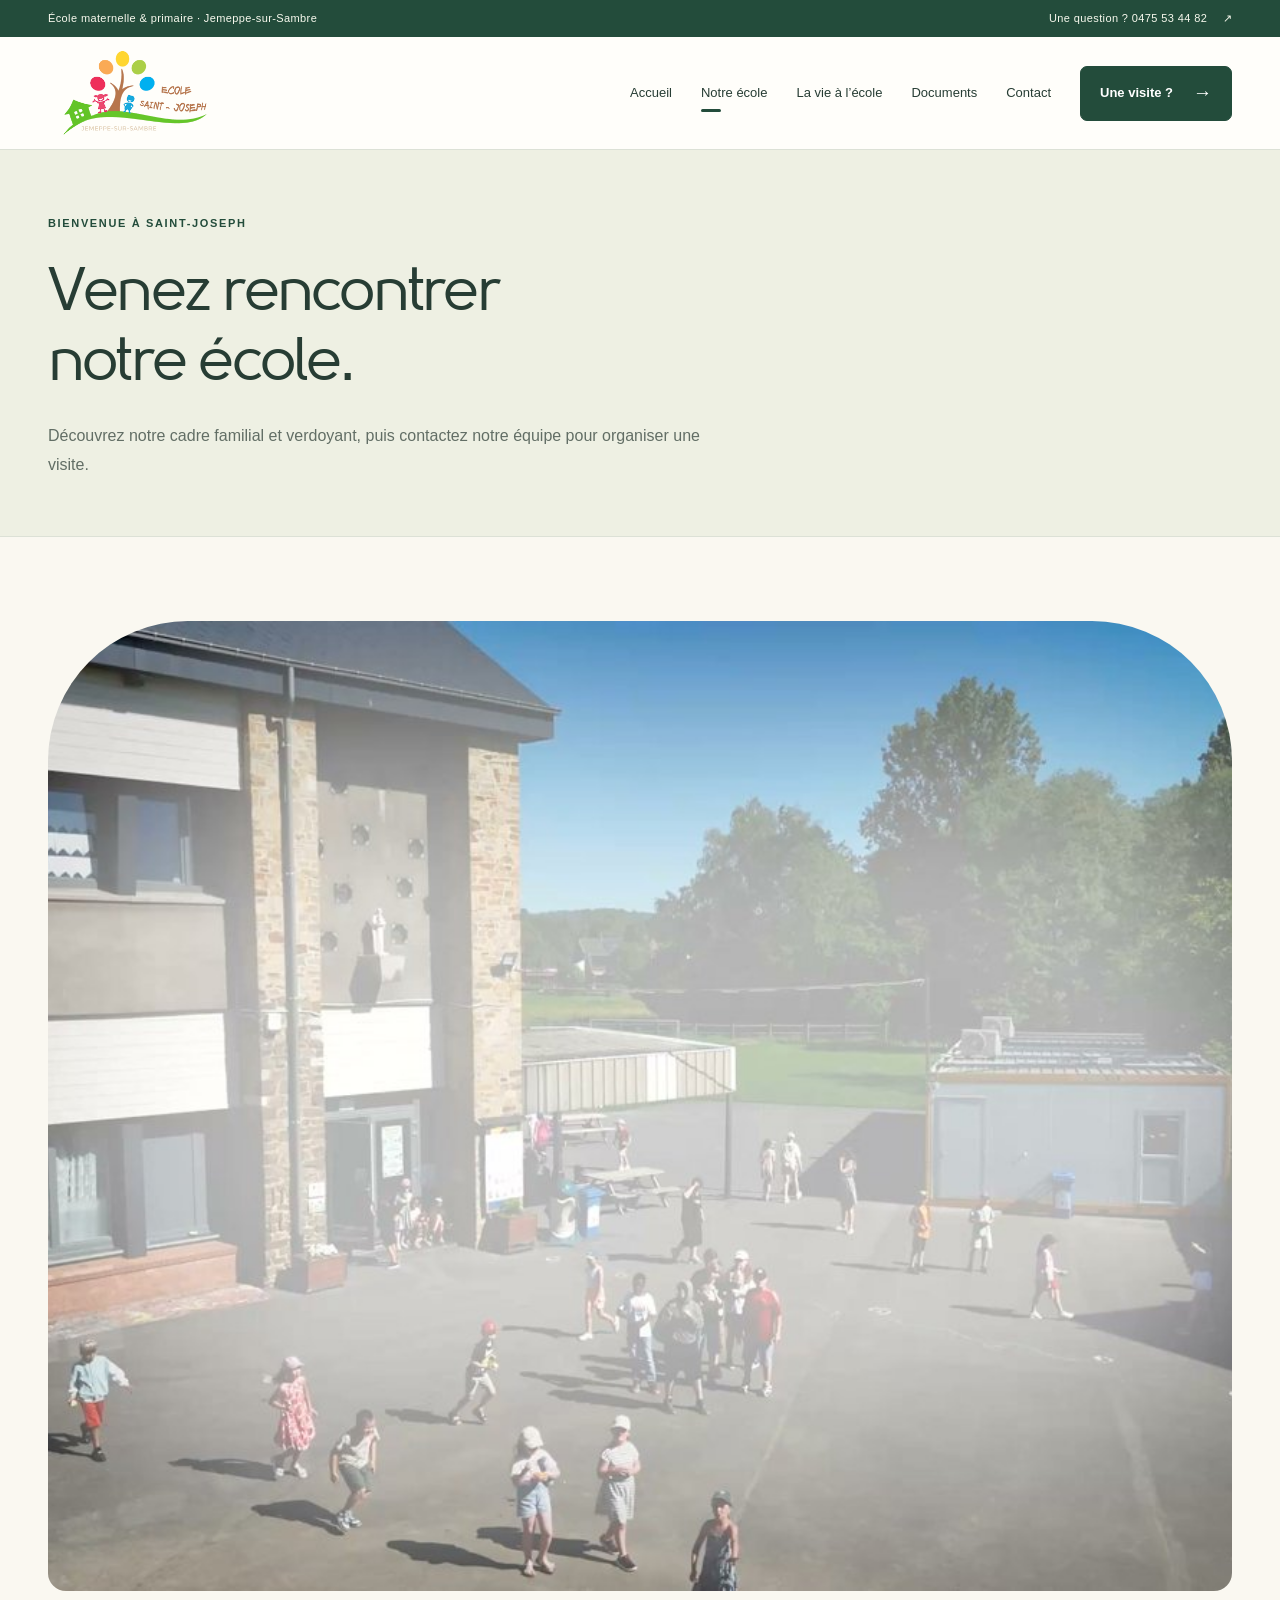
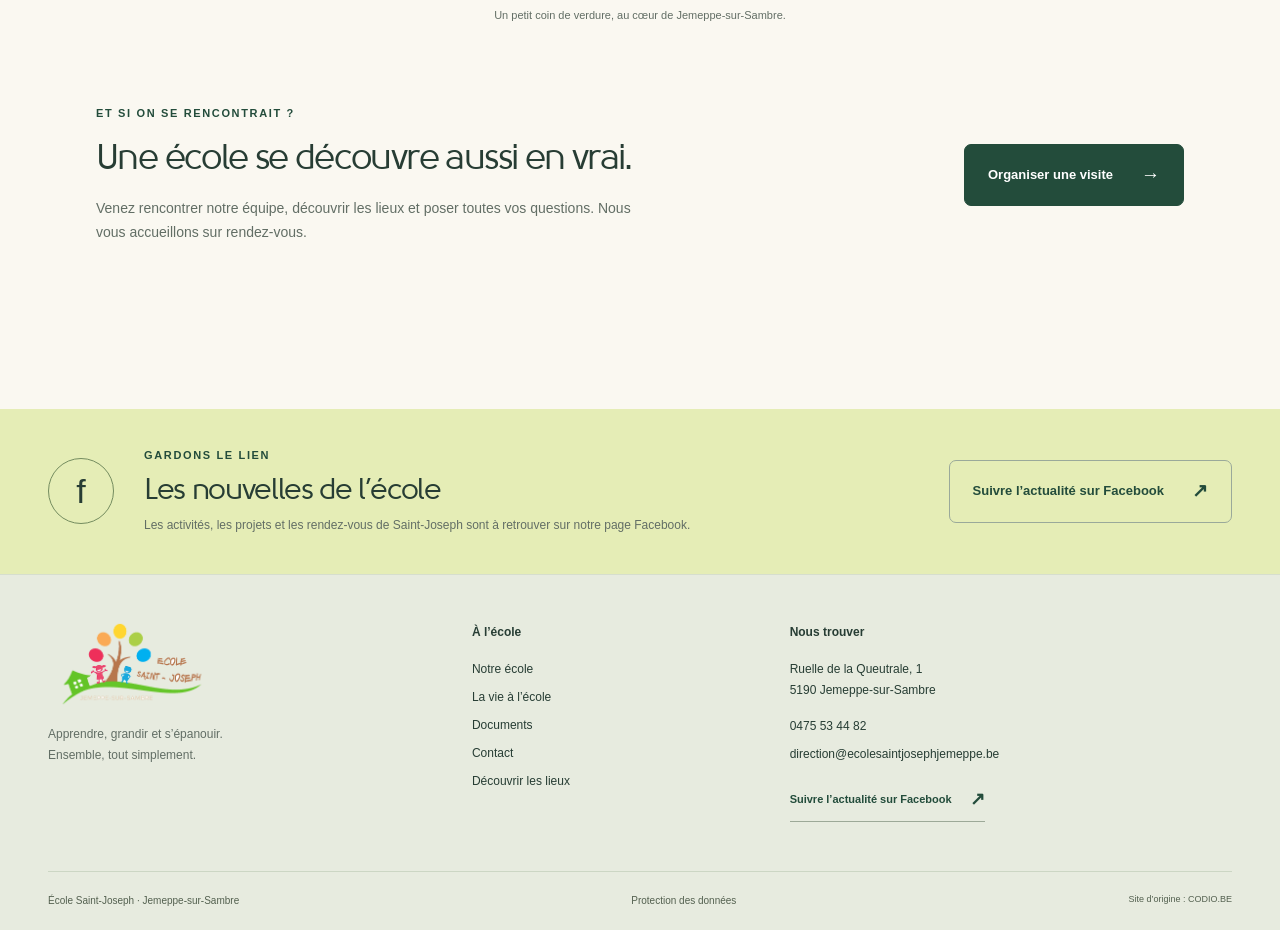
<file: 2024/11/03/blog-post.html>
<!doctype html>
<html lang="fr"><head><meta charset="utf-8"><meta name="viewport" content="width=device-width, initial-scale=1">
<title>Découvrir notre école | École Saint-Joseph · Jemeppe-sur-Sambre</title><meta name="description" content="Venez découvrir l’école Saint-Joseph et rencontrer notre équipe sur rendez-vous.">
<meta name="theme-color" content="#234c3b"><link rel="icon" href="../../../resources/images/logo-esj.png" type="image/png">
<link rel="canonical" href="https://ecolesaintjosephjemeppe.be/2024/11/03/blog-post.html">
<link rel="stylesheet" href="../../../resources/css/school.css"><script src="../../../resources/js/school.js" defer></script></head>
<body><a class="skip-link" href="#contenu">Aller au contenu</a>
<div class="topbar"><div class="wrap"><span>École maternelle &amp; primaire · Jemeppe-sur-Sambre</span><a href="tel:+32475534482">Une question ? 0475 53 44 82 <span aria-hidden="true">↗</span></a></div></div>
<header class="site-header"><div class="wrap header-inner"><a class="brand" href="../../../index.html" aria-label="École Saint-Joseph — Accueil"><img src="../../../resources/images/logo-esj.png" alt="École Saint-Joseph, Jemeppe-sur-Sambre" width="1385" height="776"></a>
<button class="menu-toggle" type="button" aria-expanded="false" aria-controls="navigation" hidden>Menu <span aria-hidden="true">☰</span></button>
<nav id="navigation" aria-label="Navigation principale"><a href="../../../index.html">Accueil</a><a href="../../../Notre-école/index.html" aria-current="page">Notre école</a><a href="../../../vie-ecole/index.html">La vie à l’école</a><a href="../../../Documents/index.html">Documents</a><a href="../../../contact/index.html">Contact</a><a class="button " href="../../../contact/index.html">Une visite ? <span aria-hidden="true">→</span></a></nav></div></header>
<main id="contenu"><section class="page-intro"><div class="wrap"><p class="eyebrow">Bienvenue à Saint-Joseph</p><h1>Venez rencontrer<br>notre école.</h1><p class="lead">Découvrez notre cadre familial et verdoyant, puis contactez notre équipe pour organiser une visite.</p></div></section><section class="wrap section"><figure class="school-picture"><img src="../../../media/actualites/01.jpg" alt="La cour de l’école Saint-Joseph, ses bâtiments et ses espaces verts" width="1200" height="675"><figcaption>Un petit coin de verdure, au cœur de Jemeppe-sur-Sambre.</figcaption></figure><section class="visit wrap"><div><p class="eyebrow">Et si on se rencontrait ?</p><h2>Une école se découvre aussi en vrai.</h2><p>Venez rencontrer notre équipe, découvrir les lieux et poser toutes vos questions. Nous vous accueillons sur rendez-vous.</p></div><a class="button " href="../../../contact/index.html">Organiser une visite <span aria-hidden="true">→</span></a></section></section><section class="video-band"><div class="wrap"><span class="play-icon" aria-hidden="true">f</span><div><p class="eyebrow">Gardons le lien</p><h2>Les nouvelles de l’école</h2><p>Les activités, les projets et les rendez-vous de Saint-Joseph sont à retrouver sur notre page Facebook.</p></div><a class="button secondary" href="https://www.facebook.com/profile.php?id=61579439886113" target="_blank" rel="noopener noreferrer">Suivre l’actualité sur Facebook <span aria-hidden="true">↗</span><span class="sr-only"> (nouvel onglet)</span></a></div></section></main>
<footer class="site-footer"><div class="wrap footer-grid"><div><img class="footer-logo" src="../../../resources/images/logo-esj.png" alt="École Saint-Joseph" width="1385" height="776"><p>Apprendre, grandir et s’épanouir.<br>Ensemble, tout simplement.</p></div><div><h2>À l’école</h2><a href="../../../Notre-école/index.html">Notre école</a><a href="../../../vie-ecole/index.html">La vie à l’école</a><a href="../../../Documents/index.html">Documents</a><a href="../../../contact/index.html">Contact</a><a href="../../../gallery/index.html">Découvrir les lieux</a></div><div><h2>Nous trouver</h2><address>Ruelle de la Queutrale, 1<br>5190 Jemeppe-sur-Sambre</address><a href="tel:+32475534482">0475 53 44 82</a><a class="email" href="mailto:direction@ecolesaintjosephjemeppe.be">direction@ecolesaintjosephjemeppe.be</a><a class="text-link" href="https://www.facebook.com/profile.php?id=61579439886113" target="_blank" rel="noopener noreferrer">Suivre l’actualité sur Facebook <span aria-hidden="true">↗</span><span class="sr-only"> (nouvel onglet)</span></a></div></div><div class="wrap footer-bottom"><span>École Saint-Joseph · Jemeppe-sur-Sambre</span><a href="../../../media/88d6d4ab-5ffb-4bee-a71e-d143b9426056" download="Protection-des-donnees.pdf">Protection des données</a><span>Site d’origine : <a href="https://www.codio.be" target="_blank" rel="noopener noreferrer">CODIO.BE</a></span></div></footer>
</body></html>
</file>
<file: resources/css/school.css>
@font-face {
  font-family:Solomon;
  src:url('../fonts/solomon_normal-webfont.woff') format('woff');
  font-display:swap;
  font-weight:400;
}
:root {
  --green:#234c3b;
  --ink:#273d34;
  --muted:#626e65;
  --cream:#faf8f1;
  --paper:#fffefa;
  --line:#dce1d6;
  --lime:#e5edb6;
  --yellow:#f4cf62;
  --pink:#f0b5ad;
  --radius:22px;
}
* {
  box-sizing:border-box;
}
html {
  scroll-behavior:smooth;
  scroll-padding-top:24px;
}
body {
  margin:0;
  background:var(--cream);
  color:var(--ink);
  font-family:Arial,Helvetica,sans-serif;
  font-size:16px;
  line-height:1.75;
  -webkit-font-smoothing:antialiased;
}
a {
  color:inherit;
  text-decoration:none;
}
button {
  font:inherit;
}
img {
  max-width:100%;
  height:auto;
  display:block;
}
h1,h2,h3,p,figure {
  margin:0;
}
h1,h2,h3 {
  font-weight:500;
  line-height:1.14;
  letter-spacing:-.045em;
}
h1,h2 {
  font-family:Solomon,'Trebuchet MS',sans-serif;
}
h1 {
  font-size:clamp(42px,5.2vw,74px);
}
h2 {
  font-size:clamp(30px,3.1vw,44px);
}
h3 {
  font-size:23px;
  line-height:1.3;
  letter-spacing:-.025em;
}
p {
  color:var(--muted);
}
p+p {
  margin-top:18px;
}
a:focus-visible,button:focus-visible {
  outline:3px solid #b55730;
  outline-offset:6px;
}
a:hover {
  color:#3c7453;
}
.wrap {
  max-width:1200px;
  margin-inline:auto;
  width:calc(100% - 96px);
}
.section {
  padding-block:84px;
}
.eyebrow {
  text-transform:uppercase;
  letter-spacing:.15em;
  font-size:11px;
  font-weight:700;
  color:var(--green);
  margin-bottom:22px;
  line-height:1.6;
}
.lead {
  font-size:18px;
  line-height:1.8;
  max-width:620px;
}
.sr-only {
  position:absolute;
  width:1px;
  height:1px;
  margin:-1px;
  padding:0;
  overflow:hidden;
  clip:rect(0,0,0,0);
  white-space:nowrap;
  border:0;
}
[hidden] {
  display:none!important;
}
.skip-link {
  position:fixed;
  z-index:100;
  top:-100px;
  left:20px;
  background:var(--yellow);
  padding:10px 20px;
}
.skip-link:focus {
  top:10px;
}
.topbar {
  background:var(--green);
  color:#f9faef;
  font-size:11px;
  letter-spacing:.035em;
  padding-block:9px;
}
.topbar .wrap {
  display:flex;
  justify-content:space-between;
  gap:20px;
}
.topbar a:hover {
  color:var(--yellow);
}
.topbar a span {
  margin-left:12px;
}
.site-header {
  background:var(--paper);
  border-bottom:1px solid var(--line);
}
.header-inner {
  display:flex;
  align-items:center;
  justify-content:space-between;
  min-height:112px;
  gap:35px;
}
.brand {
  width:176px;
  flex-shrink:0;
}
.brand img {
  width:100%;
  height:auto;
}
#navigation {
  display:flex;
  align-items:center;
  gap:29px;
  font-size:13px;
}
#navigation>a:not(.button) {
  padding-block:12px;
  position:relative;
}
#navigation [aria-current=page]:after {
  content:'';
  height:3px;
  border-radius:4px;
  background:var(--green);
  position:absolute;
  bottom:5px;
  left:0;
  width:20px;
}
.button {
  display:inline-flex;
  align-items:center;
  justify-content:center;
  gap:28px;
  line-height:1.4;
  background:var(--green);
  color:white;
  border:1px solid var(--green);
  border-radius:7px;
  padding:17px 23px;
  font-size:13px;
  font-weight:600;
  transition:background .18s,transform .18s;
}
.button:hover {
  background:#355f49;
  color:white;
  transform:translateY(-2px);
}
.button.secondary {
  color:var(--green);
  background:transparent;
  border-color:#9aa99a;
}
.button.secondary:hover {
  background:#e9ecdf;
}
.button>span[aria-hidden] {
  font-size:19px;
}
#navigation .button {
  padding:13px 19px;
  gap:20px;
}
.menu-toggle {
  border:1px solid var(--line);
  background:var(--cream);
  border-radius:6px;
  padding:8px 15px;
  color:var(--green);
}
.menu-toggle span {
  margin-left:15px;
}
.hero {
  display:grid;
  grid-template-columns:1.04fr 1fr;
  gap:65px;
  align-items:center;
  padding-block:72px 86px;
}
.hero h1 {
  line-height:1.06;
}
.hero h1 em {
  font-style:normal;
  position:relative;
  z-index:0;
}
.hero h1 em:after {
  content:'';
  position:absolute;
  bottom:5px;
  left:-3px;
  right:-4px;
  height:15px;
  background:var(--lime);
  z-index:-1;
  transform:rotate(-2deg);
  border-radius:35%;
}
.hero .lead {
  font-size:16px;
  margin-top:26px;
  max-width:430px;
}
.little-dot {
  display:inline-block;
  border-radius:50%;
  width:8px;
  height:8px;
  background:#b67549;
  margin-right:7px;
}
.actions {
  display:flex;
  align-items:center;
  gap:13px;
  flex-wrap:wrap;
  margin-top:29px;
}
.hero-note {
  font-size:11px;
  color:var(--muted);
  display:flex;
  align-items:center;
  gap:10px;
  margin-top:26px;
}
.note-flower {
  font-size:26px;
  color:#b57548;
}
.hero-visual {
  position:relative;
  padding-block:34px 40px;
}
.school-picture {
  margin:0;
  position:relative;
}
.school-picture img {
  aspect-ratio:1.22;
  object-fit:cover;
  border-radius:140px 140px 18px 18px;
  width:100%;
  object-position:44% 50%;
}
.hero-visual .school-picture {
  transform:rotate(2deg);
}
.school-picture figcaption {
  font-size:11px;
  color:var(--muted);
  padding-top:15px;
  text-align:center;
}
.hero-visual .school-picture figcaption {
  display:none;
}
.sun-doodle {
  position:absolute;
  right:-20px;
  top:-31px;
  font-size:100px;
  color:#c18b37;
  line-height:1;
  z-index:1;
  font-family:Georgia,serif;
  transform:rotate(10deg);
}
.photo-sticker {
  position:absolute;
  left:-32px;
  bottom:30px;
  background:var(--lime);
  padding:17px 28px;
  border-radius:8px;
  transform:rotate(-6deg);
  font-size:15px;
  line-height:1.5;
  box-shadow:0 3px 0 #234c3b0d;
}
.photo-sticker>span {
  position:absolute;
  font-size:40px;
  right:16px;
  top:-26px;
  color:var(--green);
  transform:rotate(16deg);
}
.photo-sticker strong {
  font-weight:700;
}
.caption-label {
  font-size:10px;
  position:absolute;
  right:25px;
  bottom:5px;
  letter-spacing:.04em;
}
.quick-strip {
  background:#eeefdf;
  border-top:1px solid #e2e5d1;
  border-bottom:1px solid #e2e5d1;
}
.quick-grid {
  display:grid;
  grid-template-columns:repeat(3,1fr);
  padding-block:28px;
}
.quick-grid>a {
  display:flex;
  align-items:center;
  gap:18px;
  border-right:1px solid #cdd6c3;
  padding:3px 32px;
  font-size:15px;
  font-weight:600;
  line-height:1.5;
}
.quick-grid>a:first-child {
  padding-left:0;
}
.quick-grid>a:last-child {
  border:0;
  padding-right:0;
}
.quick-grid small {
  display:block;
  font-weight:400;
  font-size:10px;
  color:var(--muted);
  margin-bottom:3px;
}
.quick-grid>a>span:last-child {
  margin-left:auto;
  font-size:20px;
}
.quick-icon {
  font-size:32px;
  font-weight:400;
  line-height:1;
}
.school-story {
  display:grid;
  grid-template-columns:1fr 1fr;
  gap:100px;
}
.school-story h2 {
  max-width:440px;
}
.school-story>div:last-child {
  padding-top:28px;
}
.text-link {
  display:inline-flex;
  align-items:center;
  gap:18px;
  font-size:12px;
  font-weight:600;
  padding-bottom:6px;
  border-bottom:1px solid #9da998;
  color:var(--green);
}
.text-link>span[aria-hidden] {
  font-size:18px;
}
.school-story .text-link {
  margin-top:24px;
}
.news-section {
  background:#f0f1e8;
  border-block:1px solid var(--line);
}
.section-heading {
  display:flex;
  align-items:flex-end;
  justify-content:space-between;
  gap:30px;
  margin-bottom:38px;
}
.section-heading .eyebrow {
  margin-bottom:14px;
}
.news-grid {
  display:grid;
  grid-template-columns:repeat(3,minmax(0,1fr));
  gap:26px;
}
.news-card {
  min-width:0;
  background:var(--paper);
  border:1px solid #dfe3d7;
  border-radius:14px;
  overflow:hidden;
  display:flex;
  flex-direction:column;
}
.news-card>img {
  width:100%;
  aspect-ratio:1.65;
  height:auto;
  object-fit:cover;
}
.news-card:nth-child(2)>img,.news-card:nth-child(3)>img {
  object-position:center 30%;
}
.news-body {
  padding:24px;
  display:flex;
  flex-direction:column;
  flex:1;
}
.news-meta {
  display:flex;
  justify-content:space-between;
  align-items:center;
  gap:10px;
  margin-bottom:18px;
  font-size:10px;
  color:var(--muted);
}
.badge {
  background:#edf0da;
  padding:3px 9px;
  border-radius:4px;
  color:var(--green);
}
.news-card:nth-child(3n+2) .badge {
  background:#f5e6cf;
  color:#6d5029;
}
.news-card:nth-child(3n) .badge {
  background:#f4dfda;
  color:#824d42;
}
.news-card h3 {
  font-size:22px;
  letter-spacing:-.03em;
}
.news-card p {
  font-size:13px;
  line-height:1.8;
  margin-block:13px 23px;
}
.news-card .text-link {
  align-self:flex-start;
  margin-top:auto;
  font-size:11px;
}
.news-placeholder {
  aspect-ratio:1.65;
  background:#e8eddd;
  display:flex;
  align-items:center;
  justify-content:space-between;
  padding:35px;
  color:var(--green);
  font-family:Solomon,sans-serif;
  font-size:35px;
}
.news-placeholder i {
  font-style:normal;
  font-size:80px;
  opacity:.5;
}
.news-card:nth-child(3n) .news-placeholder {
  background:#f2e0ce;
}
.section-footnote {
  text-align:center;
  font-size:11px;
  margin-top:30px;
}
.section-footnote .text-link {
  font-size:11px;
  gap:6px;
}
.practical {
  display:grid;
  grid-template-columns:1fr 1.05fr;
  gap:100px;
  align-items:center;
}
.practical>div>p:not(.eyebrow) {
  max-width:350px;
  margin-top:22px;
  font-size:14px;
}
.practical .button {
  margin-top:25px;
}
.hours-panel {
  background:var(--paper);
  border:1px solid var(--line);
  padding:34px 38px;
  border-radius:var(--radius);
  position:relative;
}
.hours-panel:before {
  content:'';
  width:65px;
  height:20px;
  background:#edd385b8;
  position:absolute;
  left:calc(50% - 32px);
  top:-10px;
  transform:rotate(-4deg);
}
.hours-panel h3 {
  font-size:23px;
  margin-bottom:26px;
}
.hours {
  margin:0;
}
.hours>div {
  padding-block:18px;
  border-top:1px solid var(--line);
  display:flex;
  align-items:center;
  justify-content:space-between;
  gap:20px;
}
.hours dt {
  font-size:12px;
  line-height:1.5;
  max-width:190px;
  color:var(--muted);
}
.hours dd {
  margin:0;
  font-size:17px;
  font-weight:600;
  white-space:nowrap;
}
.hours dd span {
  font-size:12px;
  font-weight:400;
  padding-inline:3px;
}
.video-band {
  background:var(--lime);
  padding-block:38px;
}
.video-band>.wrap {
  display:flex;
  align-items:center;
  gap:30px;
}
.video-band h2 {
  font-size:30px;
}
.video-band .eyebrow {
  margin-bottom:8px;
}
.video-band p:not(.eyebrow) {
  font-size:12px;
  margin-top:8px;
}
.video-band .button {
  margin-left:auto;
  flex-shrink:0;
}
.play-icon {
  width:66px;
  height:66px;
  border:1px solid #748c5f;
  border-radius:50%;
  display:grid;
  place-items:center;
  font-size:34px;
}
.visit {
  display:flex;
  align-items:center;
  justify-content:space-between;
  gap:50px;
  padding-block:80px;
}
.visit>div {
  max-width:640px;
}
.visit .eyebrow {
  margin-bottom:14px;
}
.visit h2 {
  font-size:36px;
}
.visit p:not(.eyebrow) {
  font-size:14px;
  margin-top:18px;
  max-width:550px;
}
.visit .button {
  flex-shrink:0;
}
.site-footer {
  background:#e7ebdf;
  border-top:1px solid #d6decd;
  padding-block:50px 0;
}
.footer-grid {
  display:grid;
  grid-template-columns:1fr .7fr 1.25fr;
  gap:70px;
  padding-bottom:42px;
}
.footer-logo {
  width:170px;
  margin-top:-8px;
  margin-bottom:12px;
}
.footer-grid p,.footer-grid address {
  font-size:12px;
  line-height:1.8;
}
.footer-grid address {
  margin-bottom:14px;
}
.footer-grid h2 {
  font:600 12px Arial,sans-serif;
  letter-spacing:0;
  margin-bottom:20px;
}
.footer-grid>div>a {
  display:block;
  font-size:12px;
  margin-bottom:7px;
}
.footer-grid .text-link {
  display:inline-flex;
  font-size:11px;
  margin-top:12px;
}
.footer-bottom {
  border-top:1px solid #ccd6c4;
  padding-block:20px;
  display:flex;
  justify-content:space-between;
  gap:20px;
  font-size:10px;
  color:#53604f;
}
.footer-bottom>span:last-child {
  font-size:9px;
}
.email {
  overflow-wrap:anywhere;
}
address {
  font-style:normal;
}
.page-intro {
  padding-block:65px 56px;
  background:#eef0e3;
  border-bottom:1px solid var(--line);
}
.page-intro h1 {
  font-size:clamp(40px,4.8vw,64px);
  max-width:960px;
}
.page-intro .lead {
  margin-top:27px;
  font-size:16px;
  max-width:680px;
}
.two-columns {
  display:grid;
  grid-template-columns:1fr 1fr;
  gap:90px;
  align-items:center;
}
.two-columns h2 {
  margin-bottom:26px;
}
.two-columns p {
  font-size:14px;
}
.two-columns .button {
  margin-top:25px;
}
.values-band {
  background:var(--green);
  color:var(--cream);
  padding-block:60px;
}
.values-grid {
  display:grid;
  grid-template-columns:repeat(3,1fr);
  gap:60px;
}
.values-grid h2 {
  font-size:30px;
  margin-block:20px 18px;
}
.values-grid p {
  font-size:13px;
  color:#d4dfd3;
}
.value-number {
  font-size:12px;
  border:1px solid #698471;
  border-radius:50%;
  display:grid;
  place-items:center;
  width:38px;
  height:38px;
  color:var(--yellow);
}
.news-filters {
  display:flex;
  flex-wrap:wrap;
  gap:12px;
  margin-bottom:35px;
}
.news-filters button {
  border:1px solid #abb7a6;
  border-radius:30px;
  background:transparent;
  color:var(--green);
  font-size:12px;
  padding:10px 20px;
  cursor:pointer;
}
.news-filters button[aria-pressed=true] {
  background:var(--green);
  color:white;
  border-color:var(--green);
}
.archive-links {
  margin-top:60px;
  padding-top:30px;
  border-top:1px solid var(--line);
  display:flex;
  gap:30px;
  align-items:center;
  flex-wrap:wrap;
}
.archive-links h2 {
  font-size:24px;
  margin-right:auto;
}
.archive-links a {
  font-size:13px;
  text-decoration:underline;
  text-underline-offset:5px;
}
.documents-layout {
  display:grid;
  grid-template-columns:280px 1fr;
  gap:80px;
  align-items:start;
}
.documents-layout aside {
  padding:25px;
  background:#e9eddf;
  border-radius:12px;
}
.documents-layout aside h2 {
  font-size:27px;
}
.documents-layout aside p {
  font-size:13px;
  margin-block:18px;
}
.document-group+ .document-group {
  margin-top:45px;
}
.document-group h2 {
  font-size:28px;
  margin-bottom:22px;
}
.document-list {
  border-top:1px solid var(--line);
}
.document {
  display:flex;
  align-items:center;
  gap:20px;
  padding:20px 8px;
  border-bottom:1px solid var(--line);
  font-size:14px;
  line-height:1.5;
  transition:background .15s;
}
.document:hover {
  background:#eef0e3;
}
.document small {
  display:block;
  font-size:10px;
  color:var(--muted);
  margin-top:4px;
}
.pdf {
  font-size:10px;
  background:#ebecdc;
  border-radius:6px;
  padding:10px 8px;
  color:var(--green);
}
.download {
  margin-left:auto;
  font-size:24px;
  padding-inline:12px;
}
.contact-grid {
  display:grid;
  grid-template-columns:1fr 1fr;
  gap:100px;
}
.contact-grid h2 {
  font-size:36px;
  margin-bottom:20px;
}
.contact-grid>div>p {
  font-size:14px;
  max-width:420px;
}
.phone-large {
  display:inline-flex;
  gap:40px;
  align-items:center;
  font-size:30px;
  letter-spacing:-.04em;
  margin-block:27px;
}
.contact-person {
  padding-block:24px;
  border-top:1px solid var(--line);
}
.contact-person h3 {
  font:600 12px Arial,sans-serif;
  margin-bottom:10px;
  letter-spacing:0;
}
.contact-person a {
  font-size:14px;
}
.address-panel {
  border-radius:var(--radius);
  background:#e8eddd;
  padding:35px;
}
.address-panel>.eyebrow {
  display:block;
}
.address-panel address {
  margin-block:25px;
  font-size:18px;
}
.address-panel hr {
  border:0;
  border-top:1px solid #c9d3be;
  margin-block:30px;
}
.address-panel h3 {
  font-size:22px;
  margin-bottom:20px;
}
.gallery-content {
  max-width:1000px;
}
.gallery-content .school-picture img {
  aspect-ratio:1.9;
  border-radius:20px;
}
.gallery-copy {
  margin-top:40px;
  max-width:650px;
}
.gallery-copy p {
  margin-block:20px;
}
.archive-content {
  min-height:320px;
}
.archive-pagination {
  display:flex;
  flex-wrap:wrap;
  gap:35px;
  border-top:1px solid var(--line);
  padding-top:28px;
  margin-top:38px;
  font-size:13px;
}
.archive-article h2 {
  margin-bottom:15px;
}
.archive-article .button {
  margin-top:20px;
}
.archive-poster {
  max-width:750px;
}
.archive-poster>img {
  max-width:460px;
  margin:auto;
}
.archive-poster>p {
  margin-top:30px;
  font-size:13px;
}
@media(min-width:1400px) {
  .hero {
    padding-block:85px 100px;
  }
}
@media(max-width:1050px) {
  .wrap {
    width:calc(100% - 64px);
  }
  #navigation {
    gap:18px;
    font-size:12px;
  }
  .brand {
    width:150px;
  }
  .hero {
    gap:35px;
  }
  .hero h1 {
    font-size:58px;
  }
  .hero .button {
    padding:14px 17px;
    gap:15px;
  }
  .sun-doodle {
    font-size:80px;
    right:-5px;
  }
  .quick-grid>a {
    padding-inline:20px;
    font-size:13px;
    gap:13px;
  }
  .school-story,.practical,.two-columns,.contact-grid {
    gap:50px;
  }
  .news-body {
    padding:20px;
  }
  .news-meta {
    flex-wrap:wrap;
  }
  .footer-grid {
    gap:35px;
  }
  .documents-layout {
    gap:45px;
    grid-template-columns:240px 1fr;
  }
}
@media(max-width:800px) {
  .header-inner {
    min-height:100px;
    flex-wrap:wrap;
    gap:0;
    padding-block:12px;
  }
  .brand {
    width:145px;
  }
  #navigation {
    width:100%;
    flex-wrap:wrap;
    justify-content:space-between;
    gap:10px;
    padding-top:10px;
  }
  body.js #navigation {
    display:none;
  }
  body.js #navigation.is-open {
    display:flex;
    padding-block:20px 8px;
  }
  .hero {
    gap:30px;
    padding-block:50px 65px;
  }
  .hero h1 {
    font-size:47px;
  }
  .hero .lead {
    font-size:14px;
  }
  .hero .actions {
    align-items:flex-start;
    flex-direction:column;
  }
  .hero-note {
    font-size:10px;
  }
  .photo-sticker {
    left:-16px;
    font-size:12px;
    padding:13px 20px;
  }
  .hero-visual .school-picture img {
    aspect-ratio:.86;
  }
  .caption-label {
    font-size:9px;
    right:0;
  }
  .quick-grid>a {
    padding-inline:15px;
    font-size:12px;
  }
  .quick-icon {
    font-size:23px;
  }
  .quick-grid>a>span:last-child {
    display:none;
  }
  .school-story {
    gap:40px;
  }
  .section {
    padding-block:60px;
  }
  .news-grid {
    gap:16px;
  }
  .news-body {
    padding:16px;
  }
  .news-card h3 {
    font-size:20px;
  }
  .news-card p {
    font-size:12px;
  }
  .practical {
    gap:35px;
  }
  .hours-panel {
    padding:25px;
  }
  .hours>div {
    gap:12px;
    flex-wrap:wrap;
  }
  .hours dd {
    font-size:16px;
  }
  .video-band>.wrap {
    flex-wrap:wrap;
    gap:20px;
  }
  .video-band .button {
    margin-left:85px;
  }
  .visit {
    gap:25px;
    padding-block:60px;
  }
  .visit h2 {
    font-size:30px;
  }
  .footer-grid {
    grid-template-columns:1fr 1fr;
  }
  .footer-grid>div:last-child {
    grid-column:1/-1;
  }
  .footer-bottom {
    flex-wrap:wrap;
  }
  .documents-layout {
    grid-template-columns:1fr;
  }
  .documents-layout aside {
    max-width:650px;
  }
  .values-grid {
    gap:30px;
  }
  .contact-grid {
    gap:35px;
  }
  .phone-large {
    font-size:24px;
    gap:20px;
  }
  .address-panel {
    padding:25px;
  }
  .contact-person a {
    font-size:12px;
  }
}
@media(max-width:580px) {
  .wrap {
    width:calc(100% - 40px);
  }
  .topbar {
    font-size:9px;
  }
  .topbar .wrap {
    gap:10px;
  }
  .topbar .wrap>span {
    max-width:190px;
  }
  .topbar a {
    white-space:nowrap;
    align-self:center;
  }
  .topbar a span {
    display:none;
  }
  .header-inner {
    min-height:88px;
  }
  .brand {
    width:130px;
  }
  #navigation {
    flex-direction:column;
    align-items:stretch;
    text-align:center;
    padding-bottom:15px;
  }
  #navigation>a {
    padding:12px;
  }
  #navigation [aria-current=page]:after {
    left:calc(50% - 10px);
  }
  .hero {
    grid-template-columns:1fr;
    gap:18px;
    padding-block:40px 35px;
  }
  .eyebrow {
    font-size:10px;
    margin-bottom:18px;
  }
  .hero h1 {
    font-size:54px;
  }
  .hero .lead {
    font-size:15px;
    max-width:420px;
  }
  .hero .actions {
    flex-direction:row;
    align-items:center;
    gap:10px;
  }
  .hero .button {
    font-size:11px;
    padding:14px 15px;
    gap:13px;
  }
  .hero-note {
    font-size:10px;
  }
  .hero-visual {
    padding:30px 8px 42px;
    max-width:420px;
    width:100%;
    margin:auto;
  }
  .hero-visual .school-picture img {
    aspect-ratio:1.38;
    border-radius:100px 100px 14px 14px;
  }
  .hero-visual .school-picture {
    transform:rotate(1deg);
  }
  .sun-doodle {
    font-size:68px;
    right:-3px;
    top:-4px;
  }
  .photo-sticker {
    left:0;
    bottom:25px;
    padding:14px 23px;
    font-size:13px;
  }
  .caption-label {
    font-size:9px;
    bottom:3px;
    right:15px;
  }
  .quick-grid {
    grid-template-columns:1fr;
    padding-block:8px;
  }
  .quick-grid>a,.quick-grid>a:first-child,.quick-grid>a:last-child {
    padding:19px 0;
    border-right:0;
    border-bottom:1px solid #cdd6c3;
    font-size:14px;
    gap:20px;
  }
  .quick-grid>a:last-child {
    border-bottom:0;
  }
  .quick-grid>a>span:last-child {
    display:block;
  }
  .quick-grid small {
    font-size:10px;
  }
  .quick-icon {
    font-size:30px;
    width:30px;
    text-align:center;
  }
  .section {
    padding-block:48px;
  }
  .school-story,.practical,.two-columns,.contact-grid {
    grid-template-columns:1fr;
    gap:30px;
  }
  .school-story>div:last-child {
    padding-top:0;
  }
  .school-story h2 {
    font-size:35px;
  }
  .school-story p {
    font-size:14px;
  }
  .section-heading {
    display:block;
    margin-bottom:27px;
  }
  .section-heading h2 {
    font-size:34px;
  }
  .section-heading>.text-link {
    margin-top:20px;
  }
  .news-grid {
    grid-template-columns:1fr;
    gap:24px;
  }
  .news-body {
    padding:24px;
  }
  .news-card>img {
    aspect-ratio:1.7;
  }
  .news-meta {
    font-size:10px;
  }
  .news-card h3 {
    font-size:25px;
  }
  .news-card p {
    font-size:14px;
  }
  .news-card .text-link {
    font-size:12px;
  }
  .section-footnote {
    font-size:10px;
  }
  .hours-panel {
    padding:28px 24px;
  }
  .hours>div {
    flex-wrap:nowrap;
    padding-block:20px;
  }
  .hours dt {
    font-size:11px;
    max-width:150px;
  }
  .hours dd {
    font-size:16px;
  }
  .practical>div>p:not(.eyebrow) {
    max-width:100%;
  }
  .video-band {
    padding-block:30px;
  }
  .video-band .play-icon {
    width:48px;
    height:48px;
    font-size:26px;
  }
  .video-band>.wrap {
    gap:16px;
  }
  .video-band>.wrap>div {
    flex:1;
  }
  .video-band h2 {
    font-size:25px;
  }
  .video-band p:not(.eyebrow) {
    font-size:11px;
  }
  .video-band .button {
    margin:10px 0 0;
    width:100%;
    font-size:12px;
  }
  .visit {
    display:block;
    padding-block:48px;
  }
  .visit .button {
    margin-top:26px;
  }
  .visit h2 {
    font-size:33px;
  }
  .footer-grid {
    grid-template-columns:1fr 1fr;
    gap:32px 20px;
    padding-bottom:30px;
  }
  .footer-grid>div:first-child {
    grid-column:1/-1;
  }
  .footer-logo {
    width:160px;
  }
  .footer-grid>div:last-child {
    grid-column:auto;
  }
  .footer-grid>div>a {
    font-size:11px;
  }
  .footer-grid .text-link {
    font-size:10px;
  }
  .footer-grid address {
    font-size:11px;
  }
  .footer-grid .email {
    font-size:10px;
  }
  .footer-bottom {
    display:block;
    font-size:9px;
  }
  .footer-bottom>* {
    display:block;
    margin-block:7px;
  }
  .page-intro {
    padding-block:40px;
  }
  .page-intro h1 {
    font-size:41px;
  }
  .page-intro .lead {
    font-size:15px;
    margin-top:23px;
  }
  .two-columns .school-picture img {
    aspect-ratio:1.3;
  }
  .two-columns h2 {
    font-size:34px;
  }
  .values-grid {
    grid-template-columns:1fr;
    gap:35px;
  }
  .values-grid h2 {
    font-size:30px;
    margin-block:15px;
  }
  .values-grid>div+div {
    padding-top:30px;
    border-top:1px solid #597665;
  }
  .values-band {
    padding-block:40px;
  }
  .news-filters {
    gap:9px;
  }
  .news-filters button {
    font-size:11px;
    padding:9px 14px;
  }
  .archive-links {
    gap:20px;
  }
  .archive-links h2 {
    width:100%;
  }
  .documents-layout {
    gap:35px;
  }
  .document {
    gap:12px;
    padding-block:18px;
    font-size:13px;
  }
  .document-group h2 {
    font-size:25px;
  }
  .download {
    padding-inline:5px;
  }
  .contact-grid h2 {
    font-size:32px;
  }
  .phone-large {
    font-size:29px;
  }
  .contact-person a {
    font-size:13px;
  }
  .gallery-content .school-picture img {
    aspect-ratio:1.3;
  }
  .gallery-copy h2 {
    font-size:30px;
  }
  .gallery-copy p {
    font-size:14px;
  }
  .archive-poster>img {
    width:100%;
  }
  .archive-pagination {
    gap:20px;
    font-size:12px;
  }
}
@media(prefers-reduced-motion:reduce) {
  html {
    scroll-behavior:auto;
  }
  *,*:before,*:after {
    transition:none!important;
  }
}
.menu-toggle {
  display:none;
}
@media(max-width:800px) {
  body.js .menu-toggle {
    display:block;
  }
}
</file>
